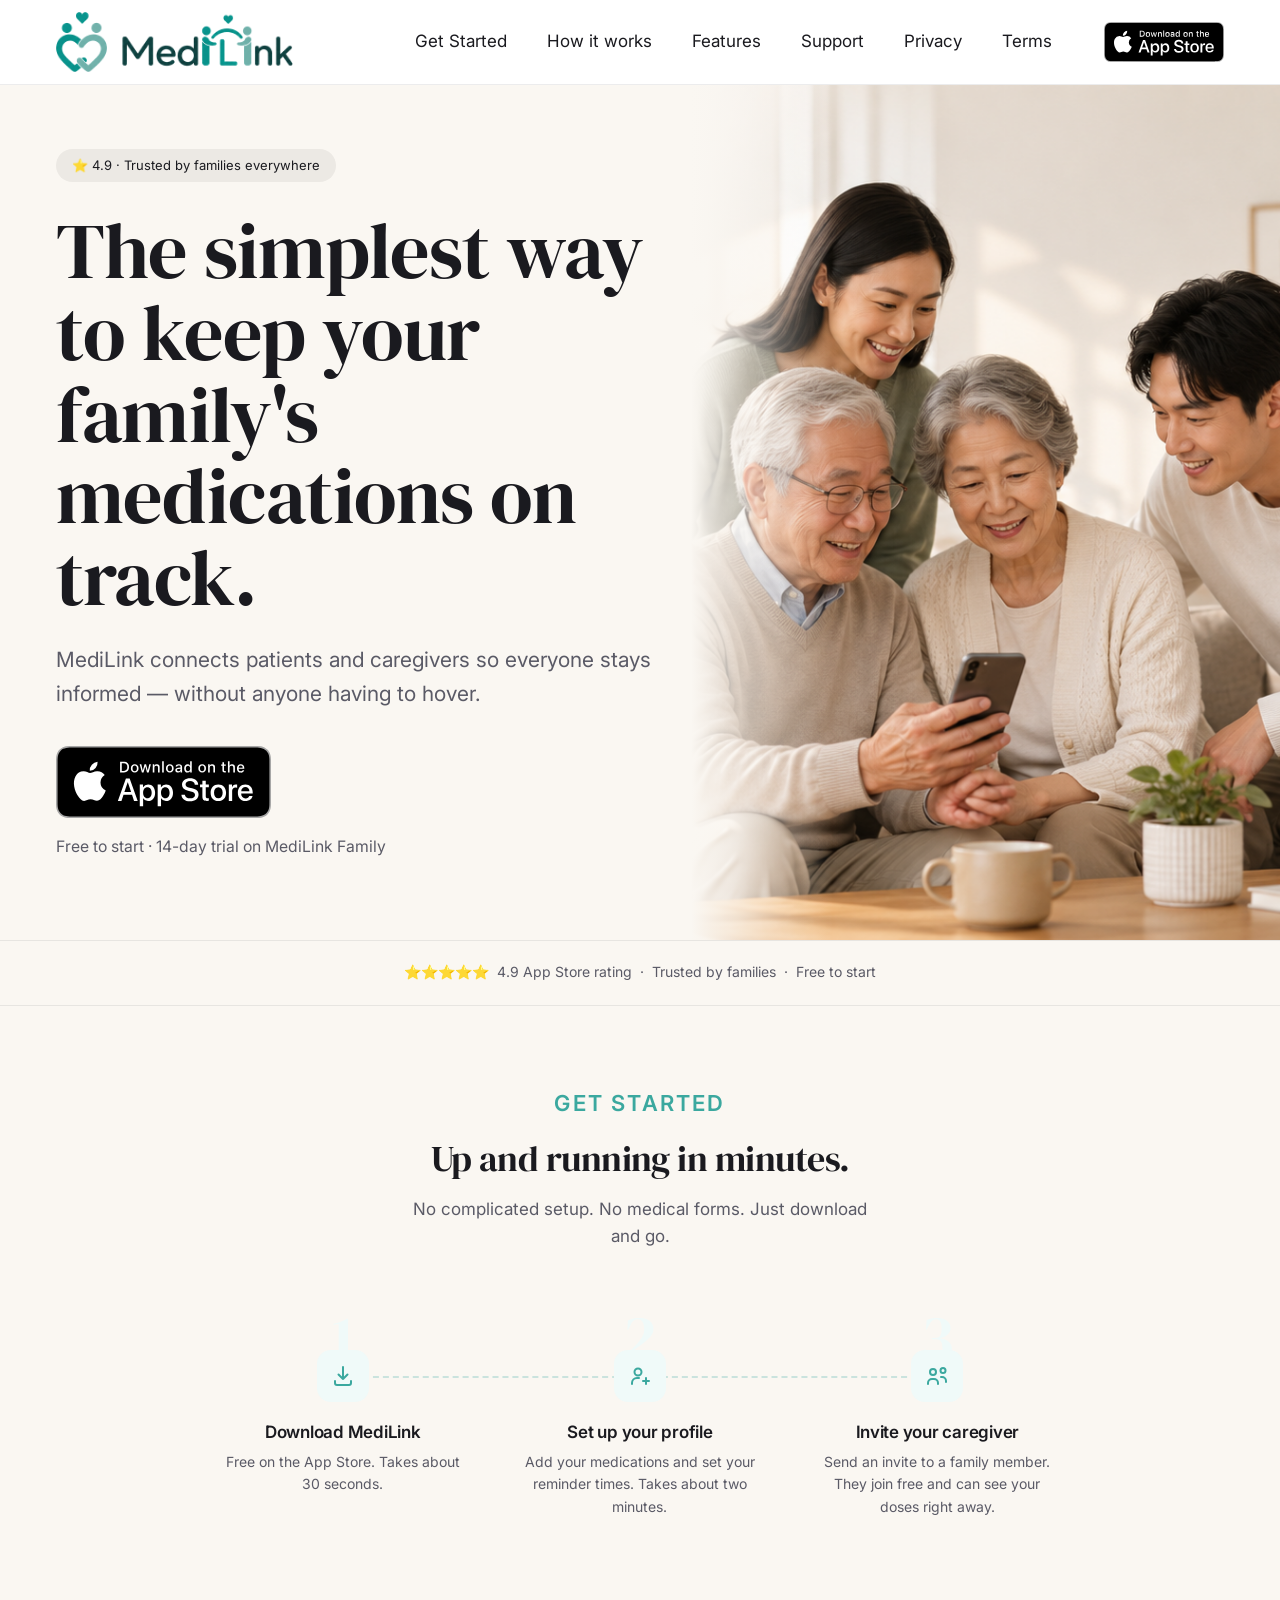
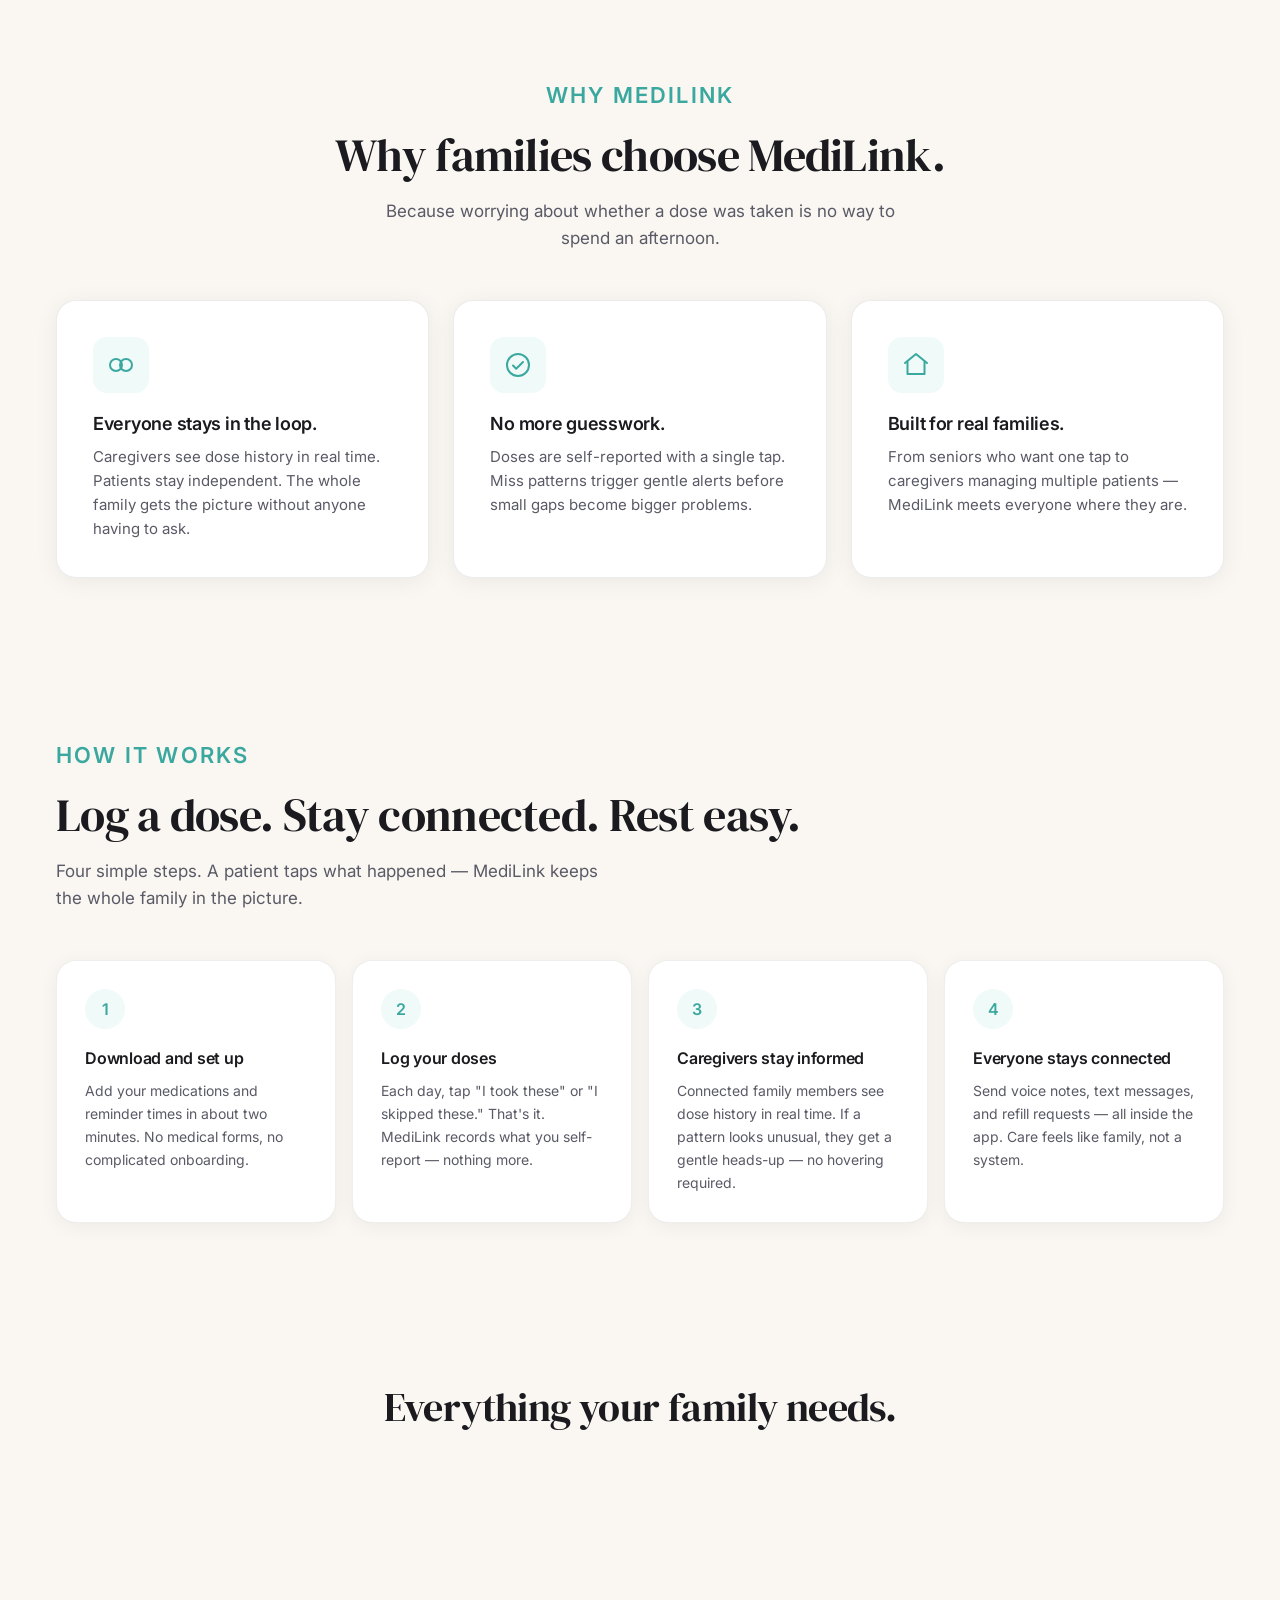
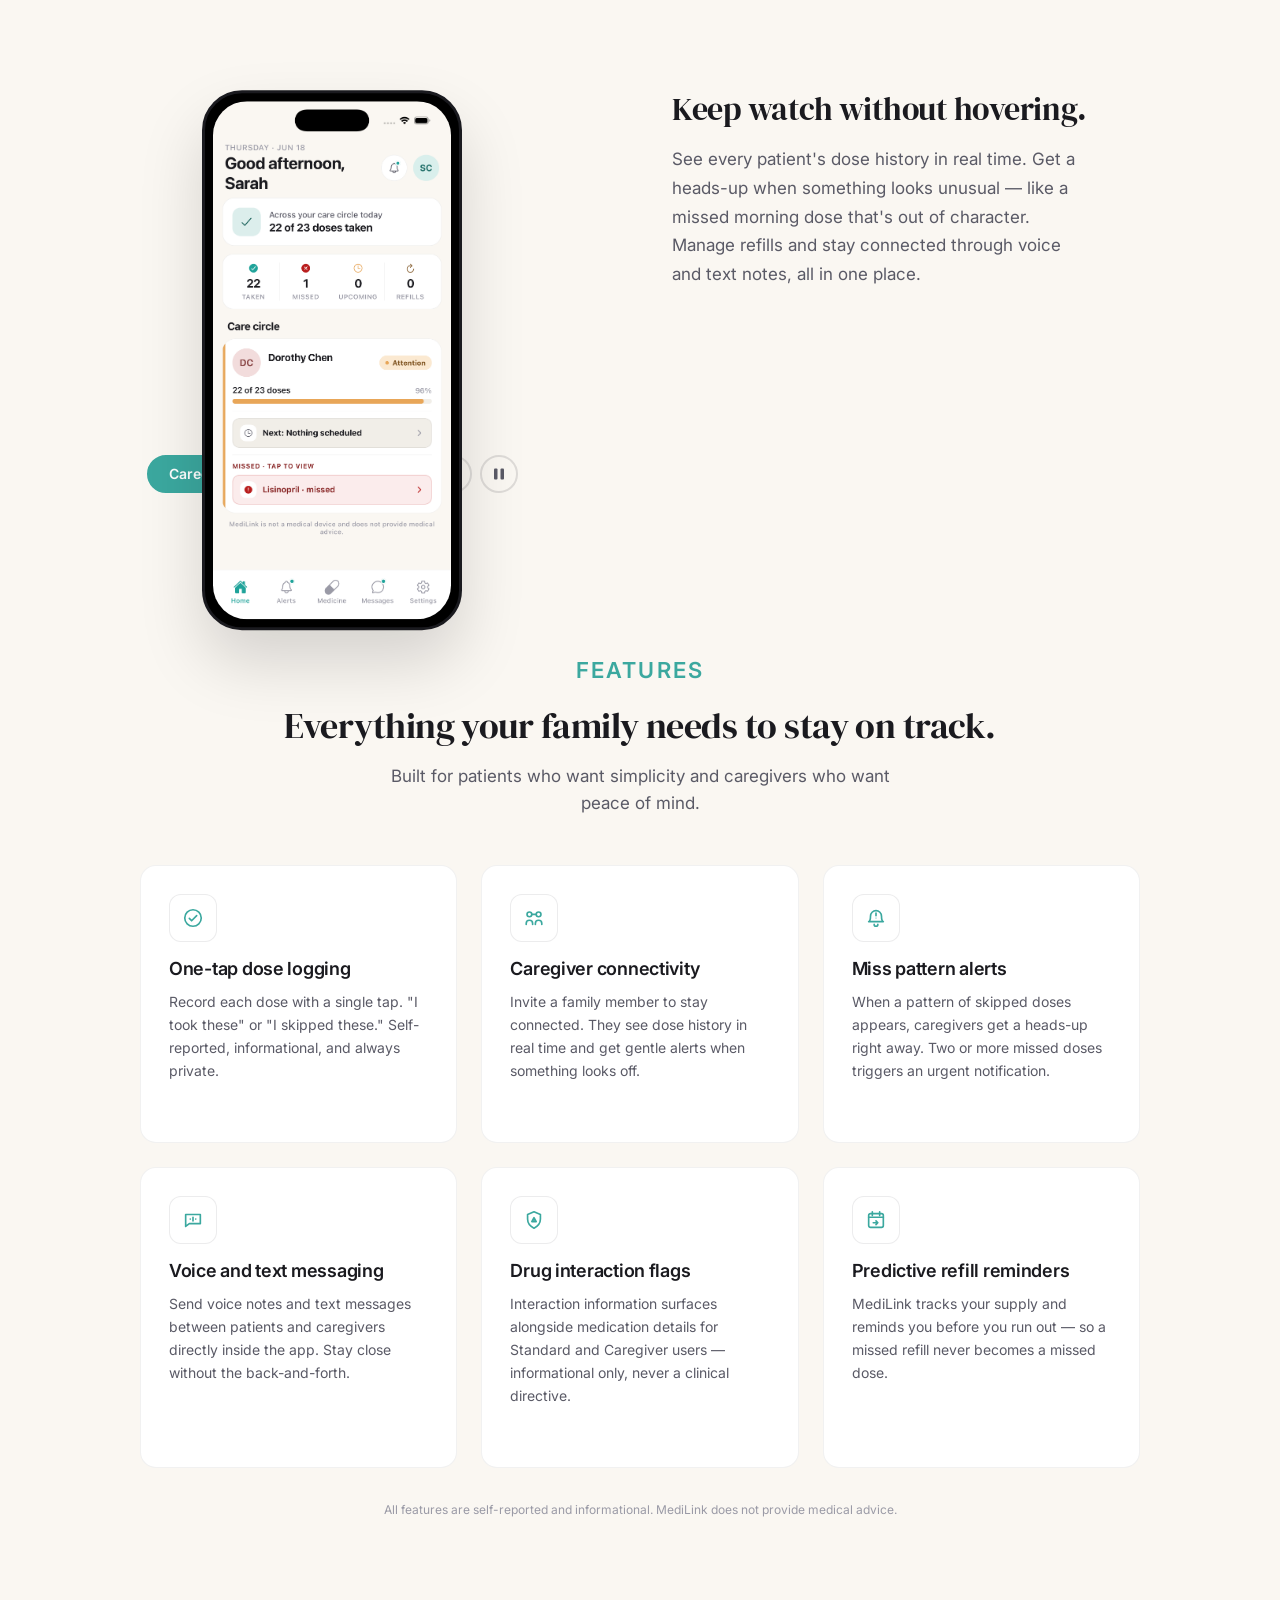
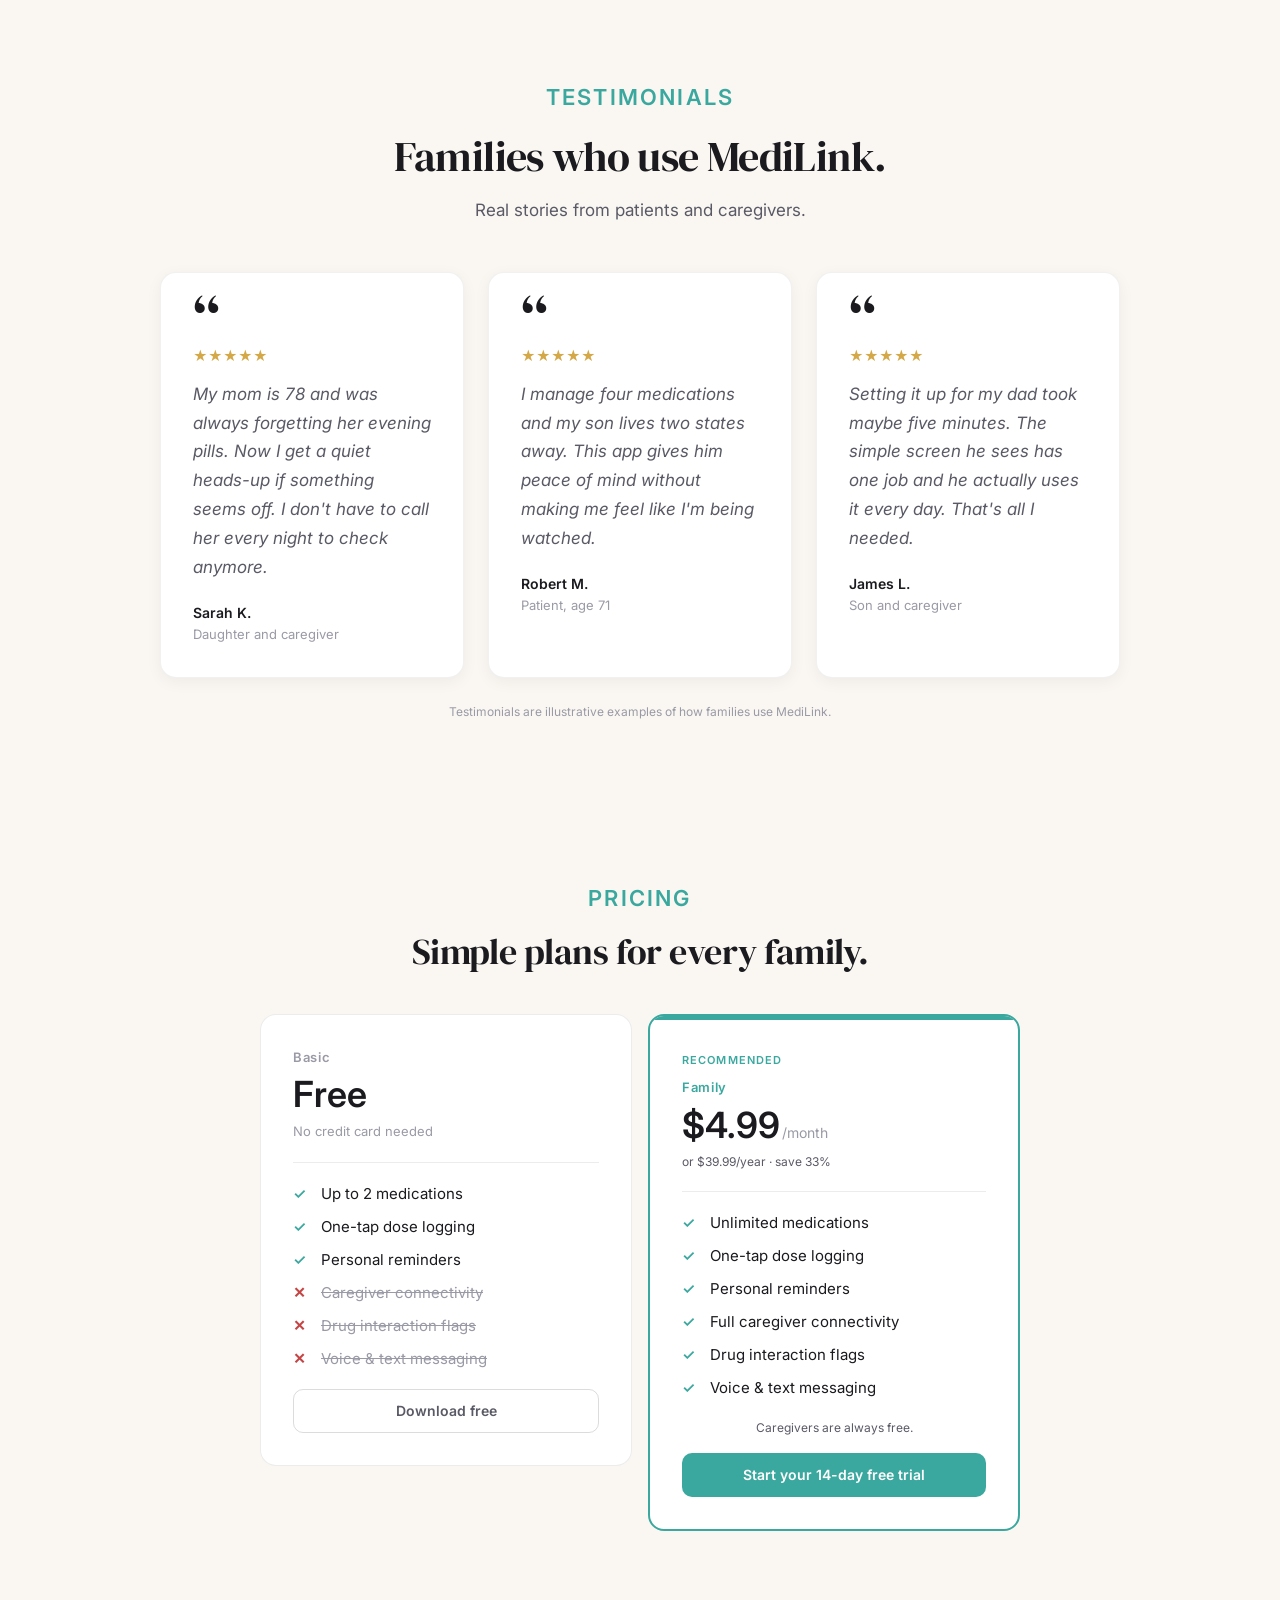
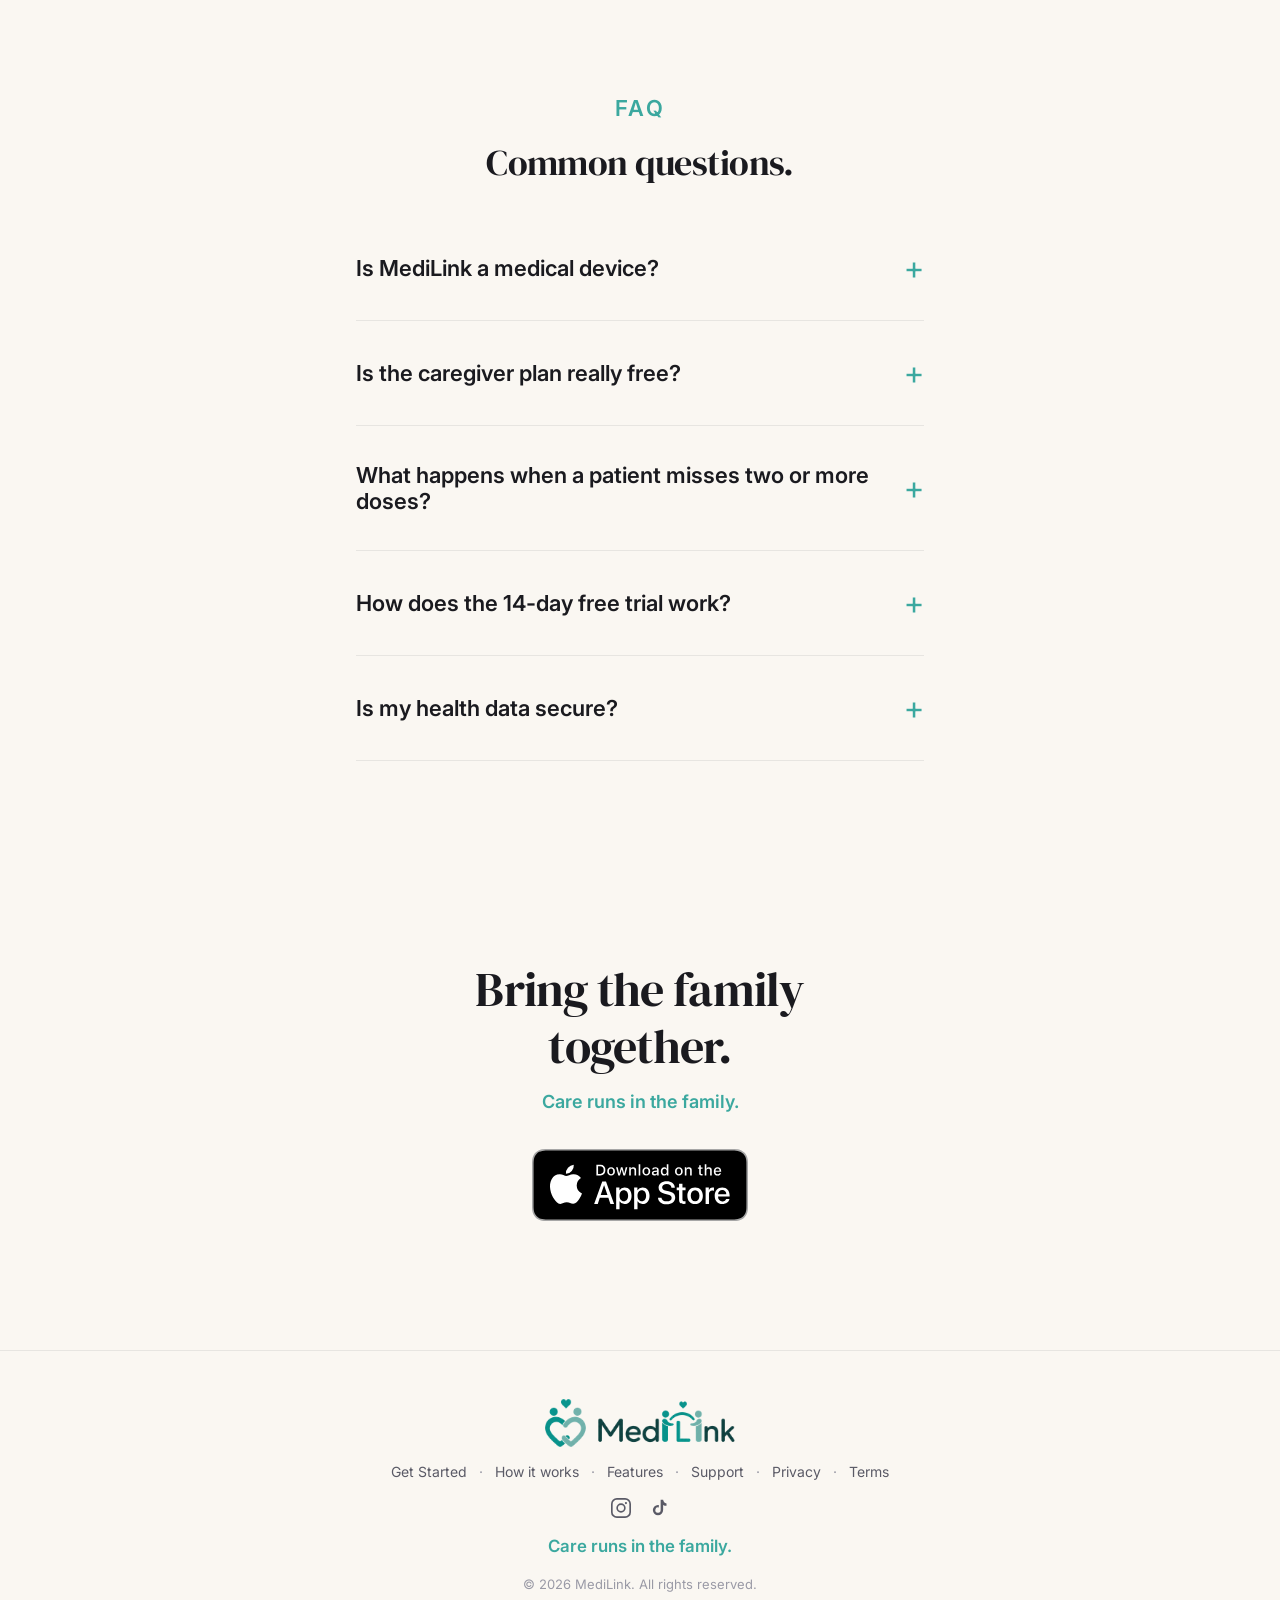
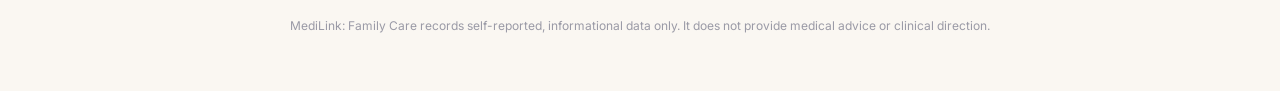
<file: index.html>
<!DOCTYPE html>
<html lang="en">
<head>
  <meta charset="UTF-8" />
  <meta name="viewport" content="width=device-width, initial-scale=1.0" />
  <title>MediLink: Family Care — Care runs in the family.</title>
  <meta name="description" content="Medication adherence made simple for patients and the people who care about them. Care runs in the family." />
  <link rel="preconnect" href="https://fonts.googleapis.com" />
  <link rel="preconnect" href="https://fonts.gstatic.com" crossorigin />
  <link href="https://fonts.googleapis.com/css2?family=DM+Serif+Display:ital@0;1&family=Inter:wght@400;500;600&display=swap" rel="stylesheet" />
  <link rel="icon" type="image/png" href="logosmall.png">
  <link rel="apple-touch-icon" href="logosmall.png">
  <link rel="stylesheet" href="style.css" />
</head>
<body>

  <!-- ===== Header (dark, bleeds into hero) ===== -->
  <header class="site-header">
    <div class="container nav">
      <a href="index.html" class="brand"><img src="logo.png?v=2" alt="MediLink" class="nav-logo"></a>
      <nav class="nav-links">
        <a href="#get-started">Get Started</a>
        <a href="#how">How it works</a>
        <a href="#why">Features</a>
        <a href="support.html">Support</a>
        <a href="privacy.html">Privacy</a>
        <a href="terms.html">Terms</a>
      </nav>
      <a href="#download" class="app-store-badge nav-cta"><img src="app-store-badge.svg" alt="Download on the App Store" style="height: 40px; width: auto; display: block;"></a>
    </div>
  </header>

  <main>

    <!-- ===== 1. Hero (dark, full-width) ===== -->
    <section class="hero">
      <img class="hero-photo" src="hero-family.png" alt="A family looking at the MediLink app together" />
      <div class="hero-fade" aria-hidden="true"></div>
      <div class="container hero-inner">
        <div class="hero-copy">
          <span class="proof-pill">⭐ 4.9 · Trusted by families everywhere</span>
          <h1>The simplest way to keep your family's medications on track.</h1>
          <p class="subhead">MediLink connects patients and caregivers so everyone stays informed — without anyone having to hover.</p>
          <div class="hero-cta">
            <a href="#download" class="app-store-badge"><img src="app-store-badge.svg" alt="Download on the App Store" style="height: 72px; width: auto; display: block;"></a>
            <span class="note">Free to start · 14-day trial on MediLink Family</span>
          </div>
        </div>
      </div>
    </section>

    <!-- ===== Social proof bar ===== -->
    <section class="proof-bar">
      <div class="container">
        <p>⭐⭐⭐⭐⭐&nbsp;&nbsp;4.9 App Store rating&nbsp;&nbsp;·&nbsp;&nbsp;Trusted by families&nbsp;&nbsp;·&nbsp;&nbsp;Free to start</p>
      </div>
    </section>

    <!-- ===== How to Get Started (white) ===== -->
    <section id="get-started" class="getstarted">
      <div class="container">
        <div class="getstarted-head">
          <span class="gs-eyebrow">GET STARTED</span>
          <h2 class="gs-title">Up and running in minutes.</h2>
          <p class="gs-sub">No complicated setup. No medical forms. Just download and go.</p>
        </div>

        <div class="gs-steps">
          <div class="gs-step">
            <span class="gs-bignum">1</span>
            <span class="gs-icon">
              <svg width="24" height="24" viewBox="0 0 24 24" fill="none" xmlns="http://www.w3.org/2000/svg" aria-hidden="true">
                <path d="M12 3v12m0 0l-4.5-4.5M12 15l4.5-4.5" stroke="#3BA89F" stroke-width="2" stroke-linecap="round" stroke-linejoin="round"/>
                <path d="M4 17v2a2 2 0 002 2h12a2 2 0 002-2v-2" stroke="#3BA89F" stroke-width="2" stroke-linecap="round" stroke-linejoin="round"/>
              </svg>
            </span>
            <h3 class="gs-step-title">Download MediLink</h3>
            <p class="gs-step-desc">Free on the App Store. Takes about 30 seconds.</p>
          </div>

          <div class="gs-step">
            <span class="gs-bignum">2</span>
            <span class="gs-icon">
              <svg width="24" height="24" viewBox="0 0 24 24" fill="none" xmlns="http://www.w3.org/2000/svg" aria-hidden="true">
                <circle cx="10" cy="8" r="3.5" stroke="#3BA89F" stroke-width="2"/>
                <path d="M4 20v-1a5 5 0 015-5h2" stroke="#3BA89F" stroke-width="2" stroke-linecap="round" stroke-linejoin="round"/>
                <path d="M18 14v6m3-3h-6" stroke="#3BA89F" stroke-width="2" stroke-linecap="round" stroke-linejoin="round"/>
              </svg>
            </span>
            <h3 class="gs-step-title">Set up your profile</h3>
            <p class="gs-step-desc">Add your medications and set your reminder times. Takes about two minutes.</p>
          </div>

          <div class="gs-step">
            <span class="gs-bignum">3</span>
            <span class="gs-icon">
              <svg width="24" height="24" viewBox="0 0 24 24" fill="none" xmlns="http://www.w3.org/2000/svg" aria-hidden="true">
                <circle cx="8" cy="8" r="3" stroke="#3BA89F" stroke-width="2"/>
                <path d="M3 20v-1a4 4 0 014-4h2a4 4 0 014 4v1" stroke="#3BA89F" stroke-width="2" stroke-linecap="round" stroke-linejoin="round"/>
                <circle cx="18" cy="6.5" r="2.5" stroke="#3BA89F" stroke-width="2"/>
                <path d="M16 13h1a4 4 0 014 4v1" stroke="#3BA89F" stroke-width="2" stroke-linecap="round" stroke-linejoin="round"/>
              </svg>
            </span>
            <h3 class="gs-step-title">Invite your caregiver</h3>
            <p class="gs-step-desc">Send an invite to a family member. They join free and can see your doses right away.</p>
          </div>
        </div>

      </div>
    </section>

    <!-- ===== 2. Why MediLink (white) ===== -->
    <section id="why" class="why">
      <div class="container">
        <div class="why-head">
          <span class="why-eyebrow">WHY MEDILINK</span>
          <h2 class="why-title">Why families choose MediLink.</h2>
          <p class="why-sub">Because worrying about whether a dose was taken is no way to spend an afternoon.</p>
        </div>
        <div class="why-grid">
          <article class="why-card">
            <span class="why-icon">
              <svg width="32" height="32" viewBox="0 0 32 32" fill="none" xmlns="http://www.w3.org/2000/svg" aria-hidden="true">
                <circle cx="11" cy="16" r="6" stroke="#3BA89F" stroke-width="2"/>
                <circle cx="21" cy="16" r="6" stroke="#3BA89F" stroke-width="2"/>
              </svg>
            </span>
            <h3 class="why-card-title">Everyone stays in the loop.</h3>
            <p class="why-card-desc">Caregivers see dose history in real time. Patients stay independent. The whole family gets the picture without anyone having to ask.</p>
          </article>
          <article class="why-card">
            <span class="why-icon">
              <svg width="32" height="32" viewBox="0 0 32 32" fill="none" xmlns="http://www.w3.org/2000/svg" aria-hidden="true">
                <circle cx="16" cy="16" r="11" stroke="#3BA89F" stroke-width="2"/>
                <path d="M11 16.5l3.2 3.2L21 13" stroke="#3BA89F" stroke-width="2" stroke-linecap="round" stroke-linejoin="round"/>
              </svg>
            </span>
            <h3 class="why-card-title">No more guesswork.</h3>
            <p class="why-card-desc">Doses are self-reported with a single tap. Miss patterns trigger gentle alerts before small gaps become bigger problems.</p>
          </article>
          <article class="why-card">
            <span class="why-icon">
              <svg width="32" height="32" viewBox="0 0 32 32" fill="none" xmlns="http://www.w3.org/2000/svg" aria-hidden="true">
                <path d="M5 14L16 5l11 9" stroke="#3BA89F" stroke-width="2" stroke-linecap="round" stroke-linejoin="round"/>
                <path d="M7.5 12.5V25h17V12.5" stroke="#3BA89F" stroke-width="2" stroke-linecap="round" stroke-linejoin="round"/>
              </svg>
            </span>
            <h3 class="why-card-title">Built for real families.</h3>
            <p class="why-card-desc">From seniors who want one tap to caregivers managing multiple patients — MediLink meets everyone where they are.</p>
          </article>
        </div>
      </div>
    </section>

    <!-- ===== How it works (cream) ===== -->
    <section id="how" class="how">
      <div class="container">
        <div class="how-head">
          <span class="how-eyebrow">HOW IT WORKS</span>
          <h2 class="how-title">Log a dose. Stay connected. Rest easy.</h2>
          <p class="how-sub">Four simple steps. A patient taps what happened — MediLink keeps the whole family in the picture.</p>
        </div>

        <div class="how-steps">
          <div class="how-step">
            <span class="how-num">1</span>
            <h3 class="how-step-title">Download and set up</h3>
            <p class="how-step-desc">Add your medications and reminder times in about two minutes. No medical forms, no complicated onboarding.</p>
          </div>

          <div class="how-step">
            <span class="how-num">2</span>
            <h3 class="how-step-title">Log your doses</h3>
            <p class="how-step-desc">Each day, tap "I took these" or "I skipped these." That's it. MediLink records what you self-report — nothing more.</p>
          </div>

          <div class="how-step">
            <span class="how-num">3</span>
            <h3 class="how-step-title">Caregivers stay informed</h3>
            <p class="how-step-desc">Connected family members see dose history in real time. If a pattern looks unusual, they get a gentle heads-up — no hovering required.</p>
          </div>

          <div class="how-step">
            <span class="how-num">4</span>
            <h3 class="how-step-title">Everyone stays connected</h3>
            <p class="how-step-desc">Send voice notes, text messages, and refill requests — all inside the app. Care feels like family, not a system.</p>
          </div>
        </div>
      </div>
    </section>

    <!-- ===== Interactive showcase (white) ===== -->
    <section class="showcase">
      <div class="container">
        <h2 class="showcase-title">Everything your family needs.</h2>
        <div class="showcase-grid">

          <!-- Left: phone mockup + tabs -->
          <div class="showcase-visual">
            <div class="phone-frame phone-frame--showcase">
              <img id="showcase-screen" src="screen-1.png" alt="MediLink app screen" />
            </div>
            <div class="showcase-tabs" role="tablist">
              <button class="showcase-tab is-active" data-screen="screen-1.png" data-target="tab-caregiver">Caregiver</button>
              <button class="showcase-tab" data-screen="screen-2.png" data-target="tab-simple">Simple</button>
              <button class="showcase-tab" data-screen="screen-3.png" data-target="tab-standard">Standard</button>
              <button class="showcase-playpause is-playing" id="showcase-playpause" type="button" aria-label="Pause automatic slideshow">
                <svg class="icon-pause" width="14" height="14" viewBox="0 0 14 14" fill="currentColor" aria-hidden="true"><rect x="2" y="1.5" width="3.5" height="11" rx="1"/><rect x="8.5" y="1.5" width="3.5" height="11" rx="1"/></svg>
                <svg class="icon-play" width="14" height="14" viewBox="0 0 14 14" fill="currentColor" aria-hidden="true"><path d="M3 1.8v10.4a.7.7 0 0 0 1.07.6l8.3-5.2a.7.7 0 0 0 0-1.2L4.07 1.2A.7.7 0 0 0 3 1.8z"/></svg>
              </button>
            </div>
          </div>

          <!-- Right: feature description -->
          <div class="showcase-copy" id="showcase-copy">
            <h3 class="showcase-headline">Keep watch without hovering.</h3>
            <p class="showcase-desc">See every patient's dose history in real time. Get a heads-up when something looks unusual — like a missed morning dose that's out of character. Manage refills and stay connected through voice and text notes, all in one place.</p>
          </div>

        </div>
      </div>
    </section>

    <!-- ===== Features (white) ===== -->
    <section class="featuresgrid">
      <div class="container">
        <div class="fg-head">
          <span class="fg-eyebrow">FEATURES</span>
          <h2 class="fg-title">Everything your family needs to stay on track.</h2>
          <p class="fg-sub">Built for patients who want simplicity and caregivers who want peace of mind.</p>
        </div>

        <div class="fg-grid">

          <button type="button" class="fg-card" data-feature="dose-logging">
            <span class="fg-icon">
              <svg width="22" height="22" viewBox="0 0 24 24" fill="none" xmlns="http://www.w3.org/2000/svg" aria-hidden="true">
                <circle cx="12" cy="12" r="9" stroke="#3BA89F" stroke-width="1.8"/>
                <path d="M8 12.5l2.5 2.5L16 9.5" stroke="#3BA89F" stroke-width="1.8" stroke-linecap="round" stroke-linejoin="round"/>
              </svg>
            </span>
            <h3 class="fg-card-title">One-tap dose logging</h3>
            <p class="fg-card-desc">Record each dose with a single tap. "I took these" or "I skipped these." Self-reported, informational, and always private.</p>
            <span class="fg-more">Learn more →</span>
          </button>

          <button type="button" class="fg-card" data-feature="caregiver">
            <span class="fg-icon">
              <svg width="22" height="22" viewBox="0 0 24 24" fill="none" xmlns="http://www.w3.org/2000/svg" aria-hidden="true">
                <circle cx="7" cy="8" r="2.6" stroke="#3BA89F" stroke-width="1.8"/>
                <circle cx="17" cy="8" r="2.6" stroke="#3BA89F" stroke-width="1.8"/>
                <path d="M9.6 8h4.8" stroke="#3BA89F" stroke-width="1.8" stroke-linecap="round"/>
                <path d="M3.5 19v-1a3.5 3.5 0 013.5-3.5h0A3.5 3.5 0 0110.5 18v1" stroke="#3BA89F" stroke-width="1.8" stroke-linecap="round" stroke-linejoin="round"/>
                <path d="M13.5 19v-1A3.5 3.5 0 0117 14.5h0a3.5 3.5 0 013.5 3.5v1" stroke="#3BA89F" stroke-width="1.8" stroke-linecap="round" stroke-linejoin="round"/>
              </svg>
            </span>
            <h3 class="fg-card-title">Caregiver connectivity</h3>
            <p class="fg-card-desc">Invite a family member to stay connected. They see dose history in real time and get gentle alerts when something looks off.</p>
            <span class="fg-more">Learn more →</span>
          </button>

          <button type="button" class="fg-card" data-feature="alerts">
            <span class="fg-icon">
              <svg width="22" height="22" viewBox="0 0 24 24" fill="none" xmlns="http://www.w3.org/2000/svg" aria-hidden="true">
                <path d="M6 10a6 6 0 0112 0c0 5 2 6 2 6H4s2-1 2-6z" stroke="#3BA89F" stroke-width="1.8" stroke-linecap="round" stroke-linejoin="round"/>
                <path d="M10 19a2 2 0 004 0" stroke="#3BA89F" stroke-width="1.8" stroke-linecap="round"/>
                <path d="M12 6.5v3" stroke="#3BA89F" stroke-width="1.8" stroke-linecap="round"/>
                <circle cx="12" cy="12" r="0.6" fill="#3BA89F"/>
              </svg>
            </span>
            <h3 class="fg-card-title">Miss pattern alerts</h3>
            <p class="fg-card-desc">When a pattern of skipped doses appears, caregivers get a heads-up right away. Two or more missed doses triggers an urgent notification.</p>
            <span class="fg-more">Learn more →</span>
          </button>

          <button type="button" class="fg-card" data-feature="messaging">
            <span class="fg-icon">
              <svg width="22" height="22" viewBox="0 0 24 24" fill="none" xmlns="http://www.w3.org/2000/svg" aria-hidden="true">
                <path d="M4 6h16v10H8l-4 3V6z" stroke="#3BA89F" stroke-width="1.8" stroke-linecap="round" stroke-linejoin="round"/>
                <path d="M9 11v0M12 9v4M15 11v0" stroke="#3BA89F" stroke-width="1.8" stroke-linecap="round"/>
              </svg>
            </span>
            <h3 class="fg-card-title">Voice and text messaging</h3>
            <p class="fg-card-desc">Send voice notes and text messages between patients and caregivers directly inside the app. Stay close without the back-and-forth.</p>
            <span class="fg-more">Learn more →</span>
          </button>

          <button type="button" class="fg-card" data-feature="interactions">
            <span class="fg-icon">
              <svg width="22" height="22" viewBox="0 0 24 24" fill="none" xmlns="http://www.w3.org/2000/svg" aria-hidden="true">
                <path d="M12 3l7 3v5c0 4.4-3 8-7 10-4-2-7-5.6-7-10V6l7-3z" stroke="#3BA89F" stroke-width="1.8" stroke-linecap="round" stroke-linejoin="round"/>
                <path d="M12 9.5l2.4 4.2H9.6L12 9.5z" stroke="#3BA89F" stroke-width="1.8" stroke-linecap="round" stroke-linejoin="round"/>
                <path d="M12 12v0.6" stroke="#3BA89F" stroke-width="1.8" stroke-linecap="round"/>
              </svg>
            </span>
            <h3 class="fg-card-title">Drug interaction flags</h3>
            <p class="fg-card-desc">Interaction information surfaces alongside medication details for Standard and Caregiver users — informational only, never a clinical directive.</p>
            <span class="fg-more">Learn more →</span>
          </button>

          <button type="button" class="fg-card" data-feature="refills">
            <span class="fg-icon">
              <svg width="22" height="22" viewBox="0 0 24 24" fill="none" xmlns="http://www.w3.org/2000/svg" aria-hidden="true">
                <rect x="4" y="5" width="16" height="15" rx="2" stroke="#3BA89F" stroke-width="1.8"/>
                <path d="M4 9h16M8 3v4M16 3v4" stroke="#3BA89F" stroke-width="1.8" stroke-linecap="round"/>
                <path d="M9 15h5m0 0l-2-2m2 2l-2 2" stroke="#3BA89F" stroke-width="1.8" stroke-linecap="round" stroke-linejoin="round"/>
              </svg>
            </span>
            <h3 class="fg-card-title">Predictive refill reminders</h3>
            <p class="fg-card-desc">MediLink tracks your supply and reminds you before you run out — so a missed refill never becomes a missed dose.</p>
            <span class="fg-more">Learn more →</span>
          </button>

        </div>

        <p class="fg-disclaimer">All features are self-reported and informational. MediLink does not provide medical advice.</p>
      </div>
    </section>

    <!-- ===== Feature detail modal ===== -->
    <div class="fg-modal" id="fg-modal" aria-hidden="true">
      <div class="fg-modal-overlay" data-close></div>
      <div class="fg-modal-box" role="dialog" aria-modal="true" aria-labelledby="fg-modal-title">
        <button type="button" class="fg-modal-close" data-close aria-label="Close">&times;</button>
        <span class="fg-modal-icon" id="fg-modal-icon"></span>
        <h3 class="fg-modal-title" id="fg-modal-title"></h3>
        <p class="fg-modal-body" id="fg-modal-body"></p>
        <p class="fg-modal-note" id="fg-modal-note"></p>
      </div>
    </div>

    <!-- ===== Testimonials (cream) ===== -->
    <section class="testimonials">
      <div class="container">
        <div class="tm-head">
          <span class="tm-eyebrow">TESTIMONIALS</span>
          <h2 class="tm-title">Families who use MediLink.</h2>
          <p class="tm-sub">Real stories from patients and caregivers.</p>
        </div>

        <div class="tm-grid">
          <figure class="tm-card">
            <span class="tm-quotemark">&ldquo;</span>
            <span class="tm-stars">★★★★★</span>
            <blockquote class="tm-quote">My mom is 78 and was always forgetting her evening pills. Now I get a quiet heads-up if something seems off. I don't have to call her every night to check anymore.</blockquote>
            <figcaption>
              <p class="tm-name">Sarah K.</p>
              <p class="tm-role">Daughter and caregiver</p>
            </figcaption>
          </figure>

          <figure class="tm-card">
            <span class="tm-quotemark">&ldquo;</span>
            <span class="tm-stars">★★★★★</span>
            <blockquote class="tm-quote">I manage four medications and my son lives two states away. This app gives him peace of mind without making me feel like I'm being watched.</blockquote>
            <figcaption>
              <p class="tm-name">Robert M.</p>
              <p class="tm-role">Patient, age 71</p>
            </figcaption>
          </figure>

          <figure class="tm-card">
            <span class="tm-quotemark">&ldquo;</span>
            <span class="tm-stars">★★★★★</span>
            <blockquote class="tm-quote">Setting it up for my dad took maybe five minutes. The simple screen he sees has one job and he actually uses it every day. That's all I needed.</blockquote>
            <figcaption>
              <p class="tm-name">James L.</p>
              <p class="tm-role">Son and caregiver</p>
            </figcaption>
          </figure>
        </div>

        <p class="tm-disclaimer">Testimonials are illustrative examples of how families use MediLink.</p>
      </div>
    </section>

    <!-- ===== 5. Pricing (cream) ===== -->
    <section id="pricing" class="pricing">
      <div class="container">
        <div class="pricing-head">
          <span class="pricing-eyebrow">PRICING</span>
          <h2 class="pricing-title">Simple plans for every family.</h2>
        </div>

        <div class="pricing-cards">

          <!-- Basic -->
          <div class="plan-card plan-basic">
            <span class="plan-label">Basic</span>
            <div class="plan-price">Free</div>
            <p class="plan-sub">No credit card needed</p>

            <div class="plan-divider"></div>

            <ul class="plan-features">
              <li class="incl">Up to 2 medications</li>
              <li class="incl">One-tap dose logging</li>
              <li class="incl">Personal reminders</li>
              <li class="excl"><span>Caregiver connectivity</span></li>
              <li class="excl"><span>Drug interaction flags</span></li>
              <li class="excl"><span>Voice &amp; text messaging</span></li>
            </ul>

            <a href="#download" class="plan-cta plan-cta-basic">Download free</a>
          </div>

          <!-- Family -->
          <div class="plan-card plan-family">
            <div class="plan-accent"></div>
            <span class="plan-eyebrow">RECOMMENDED</span>
            <span class="plan-label plan-label-family">Family</span>
            <div class="plan-price">$4.99<span class="plan-per">/month</span></div>
            <p class="plan-sub">or $39.99/year · save 33%</p>

            <div class="plan-divider"></div>

            <ul class="plan-features">
              <li class="incl">Unlimited medications</li>
              <li class="incl">One-tap dose logging</li>
              <li class="incl">Personal reminders</li>
              <li class="incl">Full caregiver connectivity</li>
              <li class="incl">Drug interaction flags</li>
              <li class="incl">Voice &amp; text messaging</li>
            </ul>

            <p class="plan-trust">Caregivers are always free.</p>
            <a href="#download" class="plan-cta plan-cta-family">Start your 14-day free trial</a>
          </div>

        </div>
      </div>
    </section>

    <!-- ===== FAQ (white) ===== -->
    <section class="faq">
      <div class="container">
        <div class="faq-head">
          <span class="faq-eyebrow">FAQ</span>
          <h2 class="faq-title">Common questions.</h2>
        </div>
        <div class="faq-list">

          <div class="faq-item">
            <button class="faq-question" type="button" aria-expanded="false">
              <span>Is MediLink a medical device?</span>
              <span class="faq-icon" aria-hidden="true">+</span>
            </button>
            <div class="faq-answer">
              <p>No. MediLink is not a medical device and does not provide medical advice. Everything in the app is informational only — it records what you self-report, like when you marked a dose as taken or skipped. It never tells you what to take, when to take it, or what to do if you miss a dose. For any medical questions, please speak with your healthcare provider.</p>
            </div>
          </div>

          <div class="faq-item">
            <button class="faq-question" type="button" aria-expanded="false">
              <span>Is the caregiver plan really free?</span>
              <span class="faq-icon" aria-hidden="true">+</span>
            </button>
            <div class="faq-answer">
              <p>Yes, completely free. Caregivers never pay anything to use MediLink. You can connect to a patient's account, receive alerts, send messages, and manage refills on their behalf — all at no cost. Only the patient needs a MediLink Family subscription to unlock caregiver connectivity.</p>
            </div>
          </div>

          <div class="faq-item">
            <button class="faq-question" type="button" aria-expanded="false">
              <span>What happens when a patient misses two or more doses?</span>
              <span class="faq-icon" aria-hidden="true">+</span>
            </button>
            <div class="faq-answer">
              <p>When two or more doses are marked as skipped or go unlogged, connected caregivers receive an urgent notification right away. This is designed to give family members a heads-up when something seems out of the ordinary — not as a clinical alert, but as a gentle signal that someone they care about may need a check-in.</p>
            </div>
          </div>

          <div class="faq-item">
            <button class="faq-question" type="button" aria-expanded="false">
              <span>How does the 14-day free trial work?</span>
              <span class="faq-icon" aria-hidden="true">+</span>
            </button>
            <div class="faq-answer">
              <p>When you start a MediLink Family subscription, you get 14 days free with full access to every feature — caregiver connectivity, unlimited medications, drug interaction flags, voice and text messaging, and predictive refill reminders. You will not be charged until the trial ends. You can cancel anytime before then and you will not owe anything.</p>
            </div>
          </div>

          <div class="faq-item">
            <button class="faq-question" type="button" aria-expanded="false">
              <span>Is my health data secure?</span>
              <span class="faq-icon" aria-hidden="true">+</span>
            </button>
            <div class="faq-answer">
              <p>Yes. MediLink stores your data securely and does not sell it to third parties. The app records only what you choose to self-report — dose logs, messages, and medication names you enter. We do not access your medical records, prescriptions, or any external health data. For full details, see our <a href="privacy.html">Privacy Policy</a>.</p>
            </div>
          </div>

        </div>
      </div>
    </section>

    <!-- ===== 6. Download CTA (dark) ===== -->
    <section id="download" class="cta-final">
      <div class="container cta-inner">
        <h2>Bring the family together.</h2>
        <p class="tagline">Care runs in the family.</p>
        <a href="#" class="app-store-badge"><img src="app-store-badge.svg" alt="Download on the App Store" style="height: 72px; width: auto; display: block;"></a>
      </div>
    </section>

  </main>

  <!-- ===== Footer (dark) ===== -->
  <footer class="site-footer">
    <div class="container footer-inner">
      <div class="footer-brand"><img src="logo.png?v=2" alt="MediLink: Family Care" class="footer-logo"></div>
      <div class="footer-links">
        <a href="index.html#get-started">Get Started</a>
        <span aria-hidden="true">·</span>
        <a href="index.html#how">How it works</a>
        <span aria-hidden="true">·</span>
        <a href="index.html#why">Features</a>
        <span aria-hidden="true">·</span>
        <a href="support.html">Support</a>
        <span aria-hidden="true">·</span>
        <a href="privacy.html">Privacy</a>
        <span aria-hidden="true">·</span>
        <a href="terms.html">Terms</a>
      </div>
      <div class="footer-social">
        <a href="https://www.instagram.com/medilinkapp_?igsh=MXVrNnhsc3F5cW9yNw%3D%3D&utm_source=qr" target="_blank" rel="noopener" aria-label="MediLink on Instagram">
          <svg viewBox="0 0 24 24" fill="none" xmlns="http://www.w3.org/2000/svg" aria-hidden="true"><rect x="2" y="2" width="20" height="20" rx="5.5" stroke="currentColor" stroke-width="1.8"/><circle cx="12" cy="12" r="4.2" stroke="currentColor" stroke-width="1.8"/><circle cx="17.4" cy="6.6" r="1.2" fill="currentColor"/></svg>
        </a>
        <a href="https://www.tiktok.com/@medilinkapp" target="_blank" rel="noopener" aria-label="MediLink on TikTok">
          <svg viewBox="0 0 24 24" fill="currentColor" xmlns="http://www.w3.org/2000/svg" aria-hidden="true"><path d="M16.5 3c.3 2.1 1.6 3.7 3.7 4v2.6c-1.3.1-2.6-.3-3.7-1v5.7a5.6 5.6 0 1 1-5.6-5.6c.3 0 .6 0 .9.1v2.7a2.9 2.9 0 1 0 2 2.8V3h2.7z"/></svg>
        </a>
      </div>
      <p class="footer-tagline">Care runs in the family.</p>
      <p class="footer-copy">© 2026 MediLink. All rights reserved.</p>
      <p class="disclaimer">MediLink: Family Care records self-reported, informational data only. It does not provide medical advice or clinical direction.</p>
    </div>
  </footer>

  <script>
    (function () {
      var content = {
        'tab-caregiver': {
          headline: 'Keep watch without hovering.',
          desc: "See every patient's dose history in real time. Get a heads-up when something looks unusual — like a missed morning dose that's out of character. Manage refills and stay connected through voice and text notes, all in one place."
        },
        'tab-simple': {
          headline: 'One screen. One job.',
          desc: 'Seniors get a calm, clutter-free experience. Large dose cards, one tap to record the day. No settings to manage, no history to navigate — just today’s medications, presented simply.'
        },
        'tab-standard': {
          headline: 'Full visibility into your own routine.',
          desc: 'Self-managing patients get their complete medication history, interaction flags, refill tracking, and personal reminders — all in one organized view.'
        }
      };

      var tabs = Array.prototype.slice.call(document.querySelectorAll('.showcase-tab'));
      var screen = document.getElementById('showcase-screen');
      var copy = document.getElementById('showcase-copy');
      var headlineEl = copy.querySelector('.showcase-headline');
      var descEl = copy.querySelector('.showcase-desc');
      var playPauseBtn = document.getElementById('showcase-playpause');

      var AUTOPLAY_MS = 5000;
      var FADE_MS = 200;
      var autoTimer = null;
      var isPlaying = true;

      // Preload every slide image so swaps never show the black frame.
      tabs.forEach(function (tab) {
        var img = new Image();
        img.src = tab.getAttribute('data-screen');
      });

      function activeIndex() {
        for (var i = 0; i < tabs.length; i++) {
          if (tabs[i].classList.contains('is-active')) return i;
        }
        return 0;
      }

      function goToTab(tab) {
        if (tab.classList.contains('is-active')) return;

        tabs.forEach(function (t) { t.classList.remove('is-active'); });
        tab.classList.add('is-active');

        var data = content[tab.getAttribute('data-target')];
        var nextScreen = tab.getAttribute('data-screen');

        // Preload the target before fading so the new frame is ready instantly.
        var pre = new Image();
        pre.src = nextScreen;

        function applyNext() {
          screen.src = nextScreen;
          headlineEl.textContent = data.headline;
          descEl.textContent = data.desc;
          screen.classList.remove('is-fading');
          copy.classList.remove('is-fading');
        }

        screen.classList.add('is-fading');
        copy.classList.add('is-fading');
        setTimeout(function () {
          if (pre.complete) {
            applyNext();
          } else {
            pre.onload = applyNext;
            // Safety fallback in case onload never fires.
            setTimeout(applyNext, 400);
          }
        }, FADE_MS);
      }

      function advance() {
        var next = tabs[(activeIndex() + 1) % tabs.length];
        goToTab(next);
      }

      function startAutoplay() {
        stopAutoplay();
        autoTimer = setInterval(advance, AUTOPLAY_MS);
      }

      function stopAutoplay() {
        if (autoTimer) { clearInterval(autoTimer); autoTimer = null; }
      }

      function setPlaying(play) {
        isPlaying = play;
        if (play) {
          playPauseBtn.classList.add('is-playing');
          playPauseBtn.setAttribute('aria-label', 'Pause automatic slideshow');
          startAutoplay();
        } else {
          playPauseBtn.classList.remove('is-playing');
          playPauseBtn.setAttribute('aria-label', 'Play automatic slideshow');
          stopAutoplay();
        }
      }

      tabs.forEach(function (tab) {
        tab.addEventListener('click', function () {
          goToTab(tab);
          // Manual selection restarts the timer so the chosen slide stays 5s.
          if (isPlaying) startAutoplay();
        });
      });

      playPauseBtn.addEventListener('click', function () {
        setPlaying(!isPlaying);
      });

      setPlaying(true);
    })();
  </script>


  <script>
    /* ---- Respect prefers-reduced-motion ---- */
    var reducedMotion = window.matchMedia('(prefers-reduced-motion: reduce)').matches;

    /* ---- Nav scroll shadow ---- */
    (function () {
      var hdr = document.querySelector('.site-header');
      function tick() { hdr.classList.toggle('has-shadow', window.scrollY > 8); }
      window.addEventListener('scroll', tick, { passive: true });
      tick();
    }());

    /* ---- Parallax: hero phone + showcase phone ---- */
    (function () {
      if (reducedMotion) return;

      var heroPhone    = document.querySelector('.phone-frame--hero');
      var showcasePhone = document.querySelector('.phone-frame--showcase');
      var ticking = false;

      function onScroll() {
        if (ticking) return;
        ticking = true;
        requestAnimationFrame(function () {
          var sy = window.scrollY;

          /* Hero phone: floats up gently as user scrolls down (0.12× ratio) */
          if (heroPhone) {
            var offset = sy * 0.12;
            heroPhone.style.transform = 'rotate(2deg) translateY(-' + offset + 'px)';
          }

          /* Showcase phone: parallax relative to section midpoint (0.08× ratio) */
          if (showcasePhone) {
            var rect = showcasePhone.getBoundingClientRect();
            var midDelta = (rect.top + rect.height / 2) - window.innerHeight / 2;
            var pull = midDelta * 0.08;
            showcasePhone.style.transform = 'translateY(' + pull + 'px)';
          }

          ticking = false;
        });
      }

      window.addEventListener('scroll', onScroll, { passive: true });
      onScroll();
    }());

    /* ---- Scroll-reveal via IntersectionObserver ---- */
    (function () {
      /* Fallback: make everything visible instantly */
      if (!('IntersectionObserver' in window)) {
        document.querySelectorAll('.ml-reveal').forEach(function (el) {
          el.classList.add('is-visible');
        });
        return;
      }

      var io = new IntersectionObserver(function (entries) {
        entries.forEach(function (entry) {
          if (entry.isIntersecting) {
            entry.target.classList.add('is-visible');
            io.unobserve(entry.target);
          }
        });
      }, { threshold: 0.2, rootMargin: '0px 0px -12% 0px' });

      function revealGroup(selector, staggerMs) {
        var els = Array.prototype.slice.call(document.querySelectorAll(selector));
        els.forEach(function (el, i) {
          el.classList.add('ml-reveal');
          if (staggerMs) el.style.transitionDelay = (i * staggerMs) + 'ms';
          io.observe(el);
        });
      }

      /* Main sections */
      revealGroup('.proof-bar p',    0);
      revealGroup('.why-head',       0);
      revealGroup('.why-card',       90);
      revealGroup('.showcase-title', 0);
      revealGroup('.feature-row',    45);
      revealGroup('.pricing-head',   0);
      revealGroup('.plan-card',      100);

      /* CTA: stagger h2, tagline, badge independently */
      revealGroup('.cta-inner h2',         0);
      revealGroup('.cta-inner .tagline',   80);
      revealGroup('.cta-inner .app-store-badge', 160);

      /* Footer children staggered */
      revealGroup('.footer-brand',    0);
      revealGroup('.footer-links',    80);
      revealGroup('.footer-social',   160);
      revealGroup('.footer-tagline',  220);
    }());
  </script>

  <script>
    /* ---- FAQ accordion ---- */
    (function () {
      var items = document.querySelectorAll('.faq-item');
      items.forEach(function (item) {
        var btn = item.querySelector('.faq-question');
        var answer = item.querySelector('.faq-answer');
        btn.addEventListener('click', function () {
          var isOpen = item.classList.contains('is-open');
          items.forEach(function (other) {
            other.classList.remove('is-open');
            other.querySelector('.faq-question').setAttribute('aria-expanded', 'false');
            other.querySelector('.faq-answer').style.maxHeight = null;
          });
          if (!isOpen) {
            item.classList.add('is-open');
            btn.setAttribute('aria-expanded', 'true');
            answer.style.maxHeight = answer.scrollHeight + 'px';
          }
        });
      });
    }());
  </script>

  <script>
    /* ---- Feature detail modal ---- */
    (function () {
      var details = {
        'dose-logging': {
          title: 'One-tap dose logging',
          body: 'Logging a dose is the heart of MediLink, and it takes a single tap. When a dose is due, large, easy-to-read cards show what is scheduled. Tap "I took these" or "I skipped these" and the day is recorded — no typing, no menus, no confusion. Everything is self-reported by the patient, kept private to their account, and shared only with the family members they choose to connect.',
          note: 'Informational only. MediLink records what you self-report and never instructs you on what to take.'
        },
        'caregiver': {
          title: 'Caregiver connectivity',
          body: 'Invite a son, daughter, spouse, or any trusted family member to connect to your account. Once linked, they can see your dose history in real time, view upcoming reminders, and help manage refills on your behalf. Multiple caregivers can follow the same patient, so the whole family stays on the same page — without anyone having to call and check in every day.',
          note: 'Caregivers always use MediLink for free. Only the patient needs a Family subscription.'
        },
        'alerts': {
          title: 'Miss pattern alerts',
          body: 'MediLink watches for patterns in what you self-report. When a dose is skipped, or a few are missed in a row, connected caregivers get a gentle heads-up so they can check in. If two or more doses are marked skipped or go unlogged, an urgent notification is sent right away. These nudges are designed to reduce worry, not replace judgment.',
          note: 'Alerts are based on self-reported activity and are not a clinical or emergency monitoring service.'
        },
        'messaging': {
          title: 'Voice and text messaging',
          body: 'Stay close without the back-and-forth of phone tag. Patients and caregivers can send voice notes and text messages directly inside MediLink, right alongside the dose history they are already looking at. A quick "Did you take your evening pills?" or a reassuring voice note keeps the connection personal and keeps everything in one place.',
          note: 'Messages are private between connected patients and caregivers.'
        },
        'interactions': {
          title: 'Drug interaction flags',
          body: 'For Standard and Caregiver users, MediLink surfaces interaction information alongside the medications you have entered, so potential interactions are easier to notice and bring up with a pharmacist or doctor. It is there to inform a conversation with a professional — never to make a decision for you.',
          note: 'Interaction information is informational only and is never a clinical directive. Always consult your healthcare provider.'
        },
        'refills': {
          title: 'Predictive refill reminders',
          body: 'MediLink keeps track of your supply based on your schedule and quietly counts down. Before you run low, it reminds you to refill — so a forgotten pharmacy trip never turns into a missed dose. Caregivers can help manage refills too, making it easy to keep a loved one stocked without micromanaging.',
          note: 'Reminders are estimates based on the information you enter.'
        }
      };

      var modal = document.getElementById('fg-modal');
      if (!modal) return;
      var titleEl = document.getElementById('fg-modal-title');
      var bodyEl  = document.getElementById('fg-modal-body');
      var noteEl  = document.getElementById('fg-modal-note');
      var iconEl  = document.getElementById('fg-modal-icon');
      var lastFocused = null;

      function openModal(card) {
        var key = card.getAttribute('data-feature');
        var data = details[key];
        if (!data) return;
        lastFocused = card;
        titleEl.textContent = data.title;
        bodyEl.textContent  = data.body;
        noteEl.textContent  = data.note;
        var icon = card.querySelector('.fg-icon svg');
        iconEl.innerHTML = icon ? icon.outerHTML : '';
        modal.classList.add('is-open');
        modal.setAttribute('aria-hidden', 'false');
        document.body.style.overflow = 'hidden';
        modal.querySelector('.fg-modal-close').focus();
      }

      function closeModal() {
        modal.classList.remove('is-open');
        modal.setAttribute('aria-hidden', 'true');
        document.body.style.overflow = '';
        if (lastFocused) lastFocused.focus();
      }

      document.querySelectorAll('.fg-card').forEach(function (card) {
        card.addEventListener('click', function () { openModal(card); });
      });

      modal.querySelectorAll('[data-close]').forEach(function (el) {
        el.addEventListener('click', closeModal);
      });

      document.addEventListener('keydown', function (e) {
        if (e.key === 'Escape' && modal.classList.contains('is-open')) closeModal();
      });
    }());
  </script>
</body>
</html>
</file>
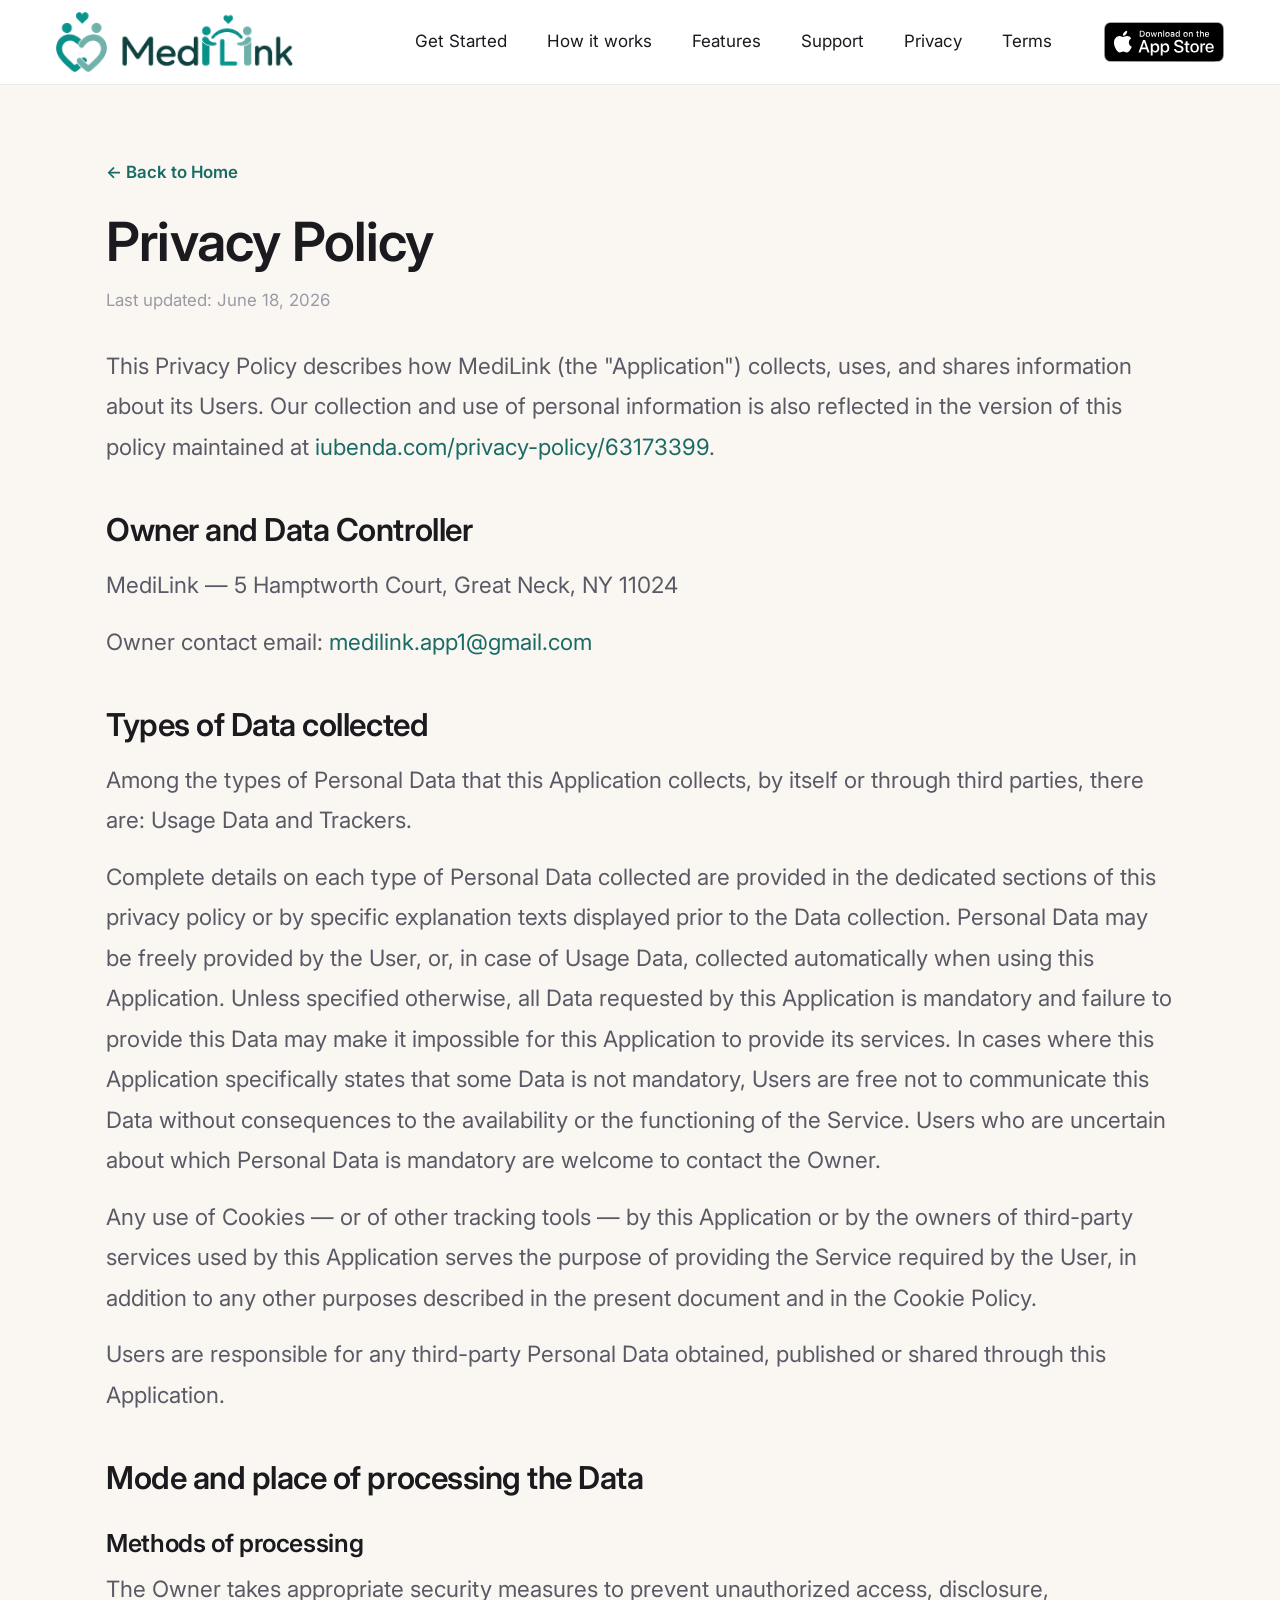
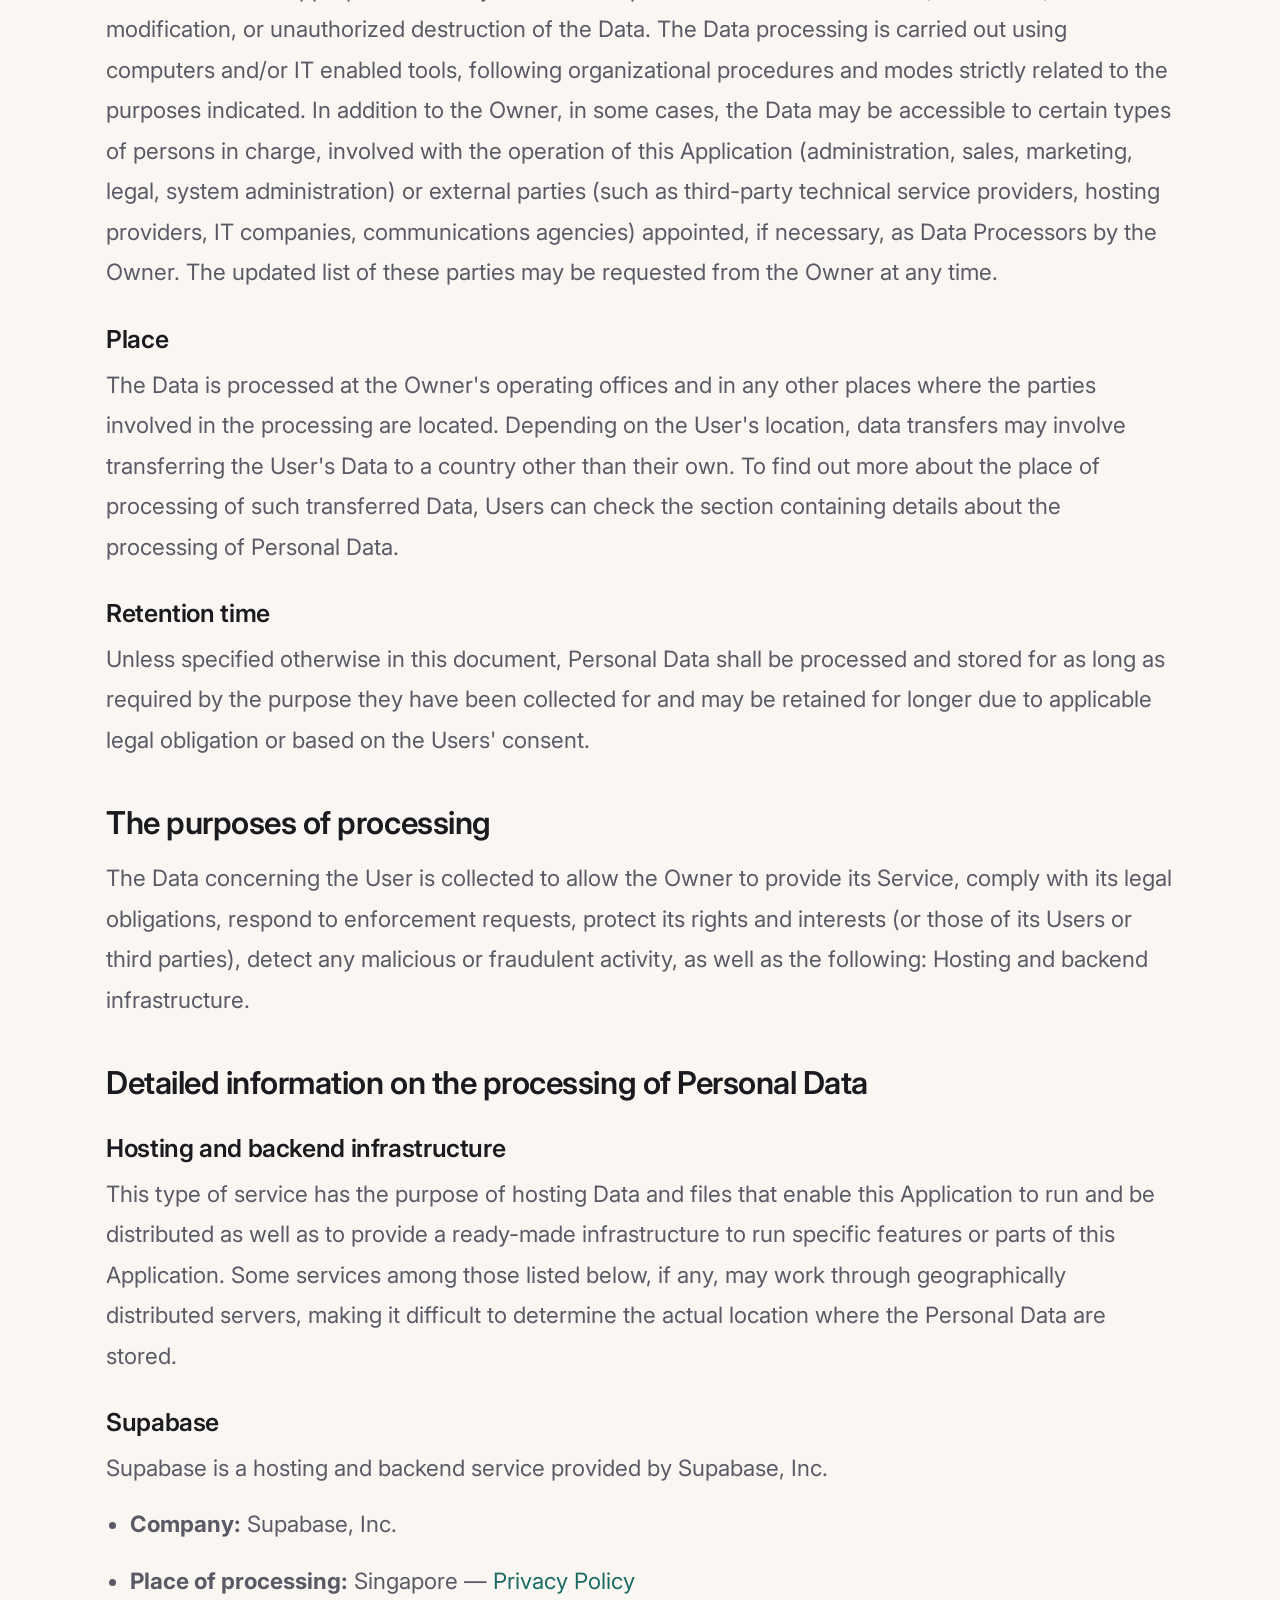
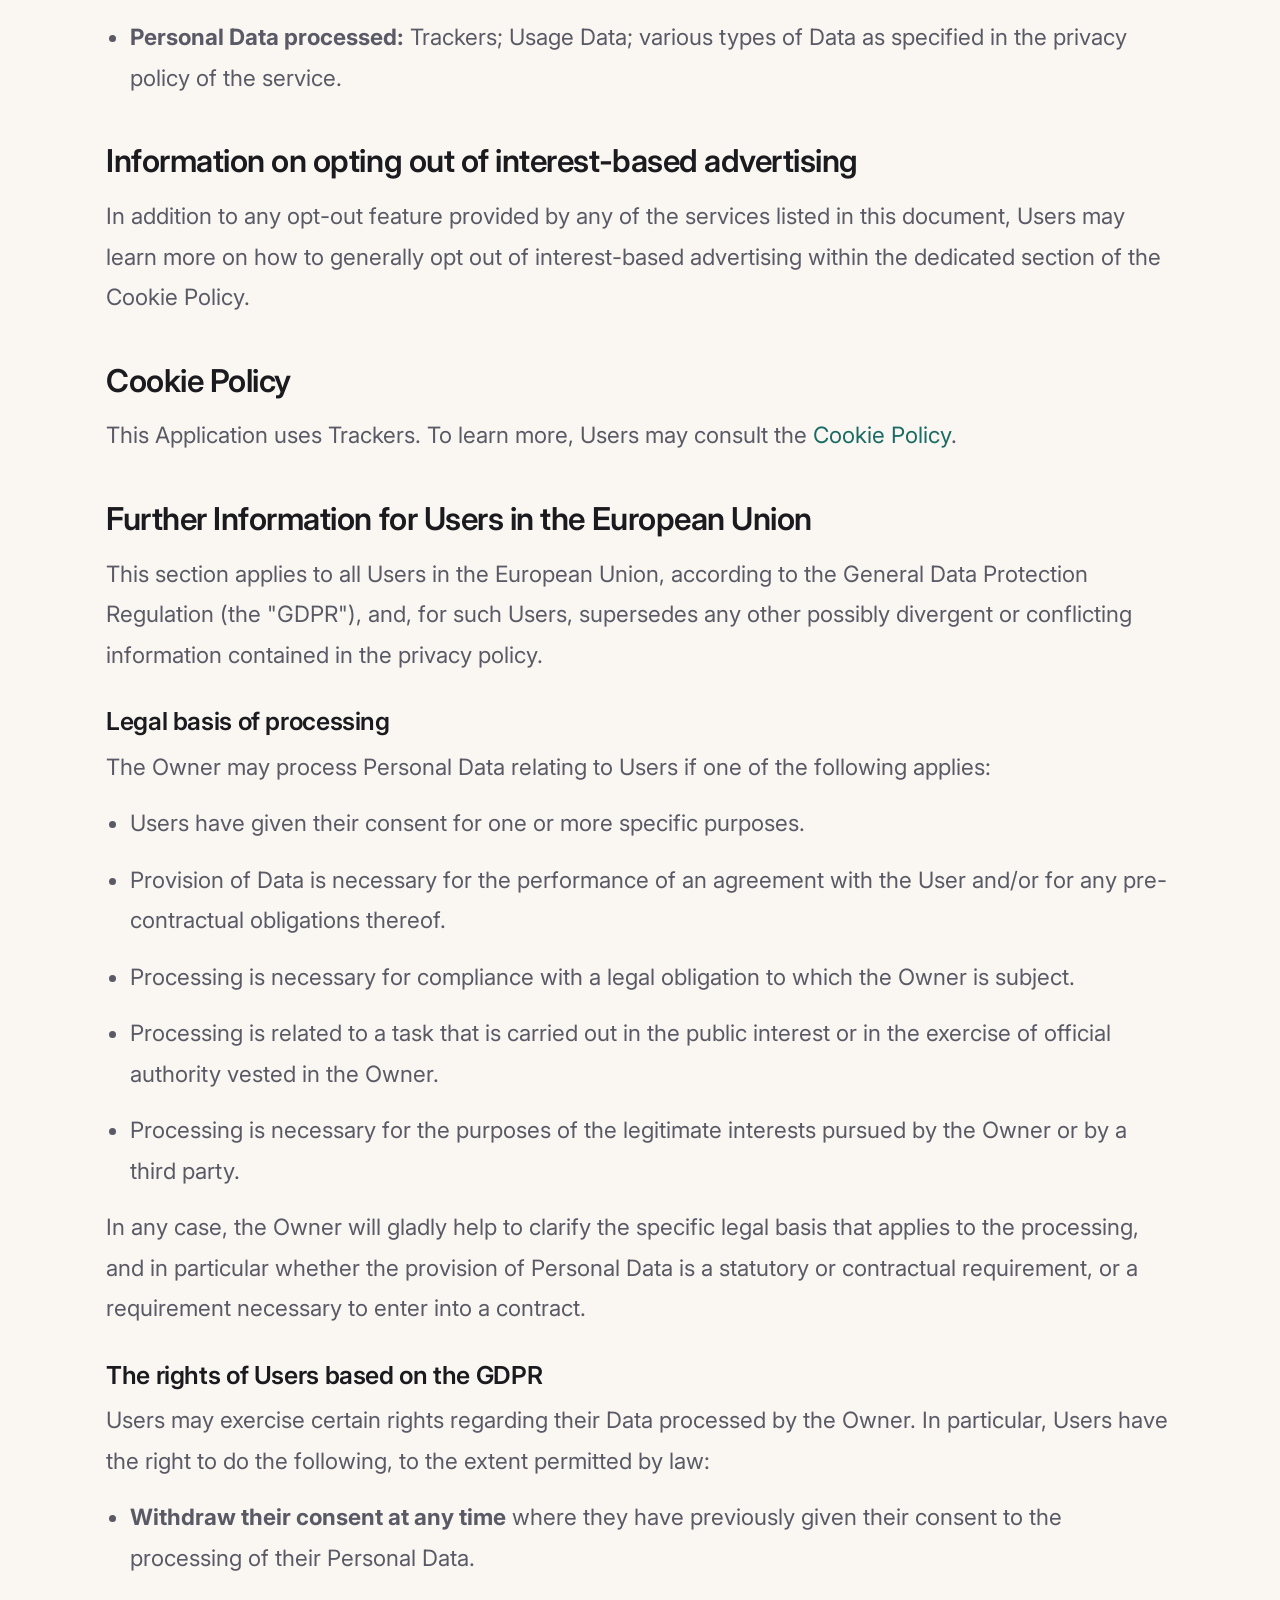
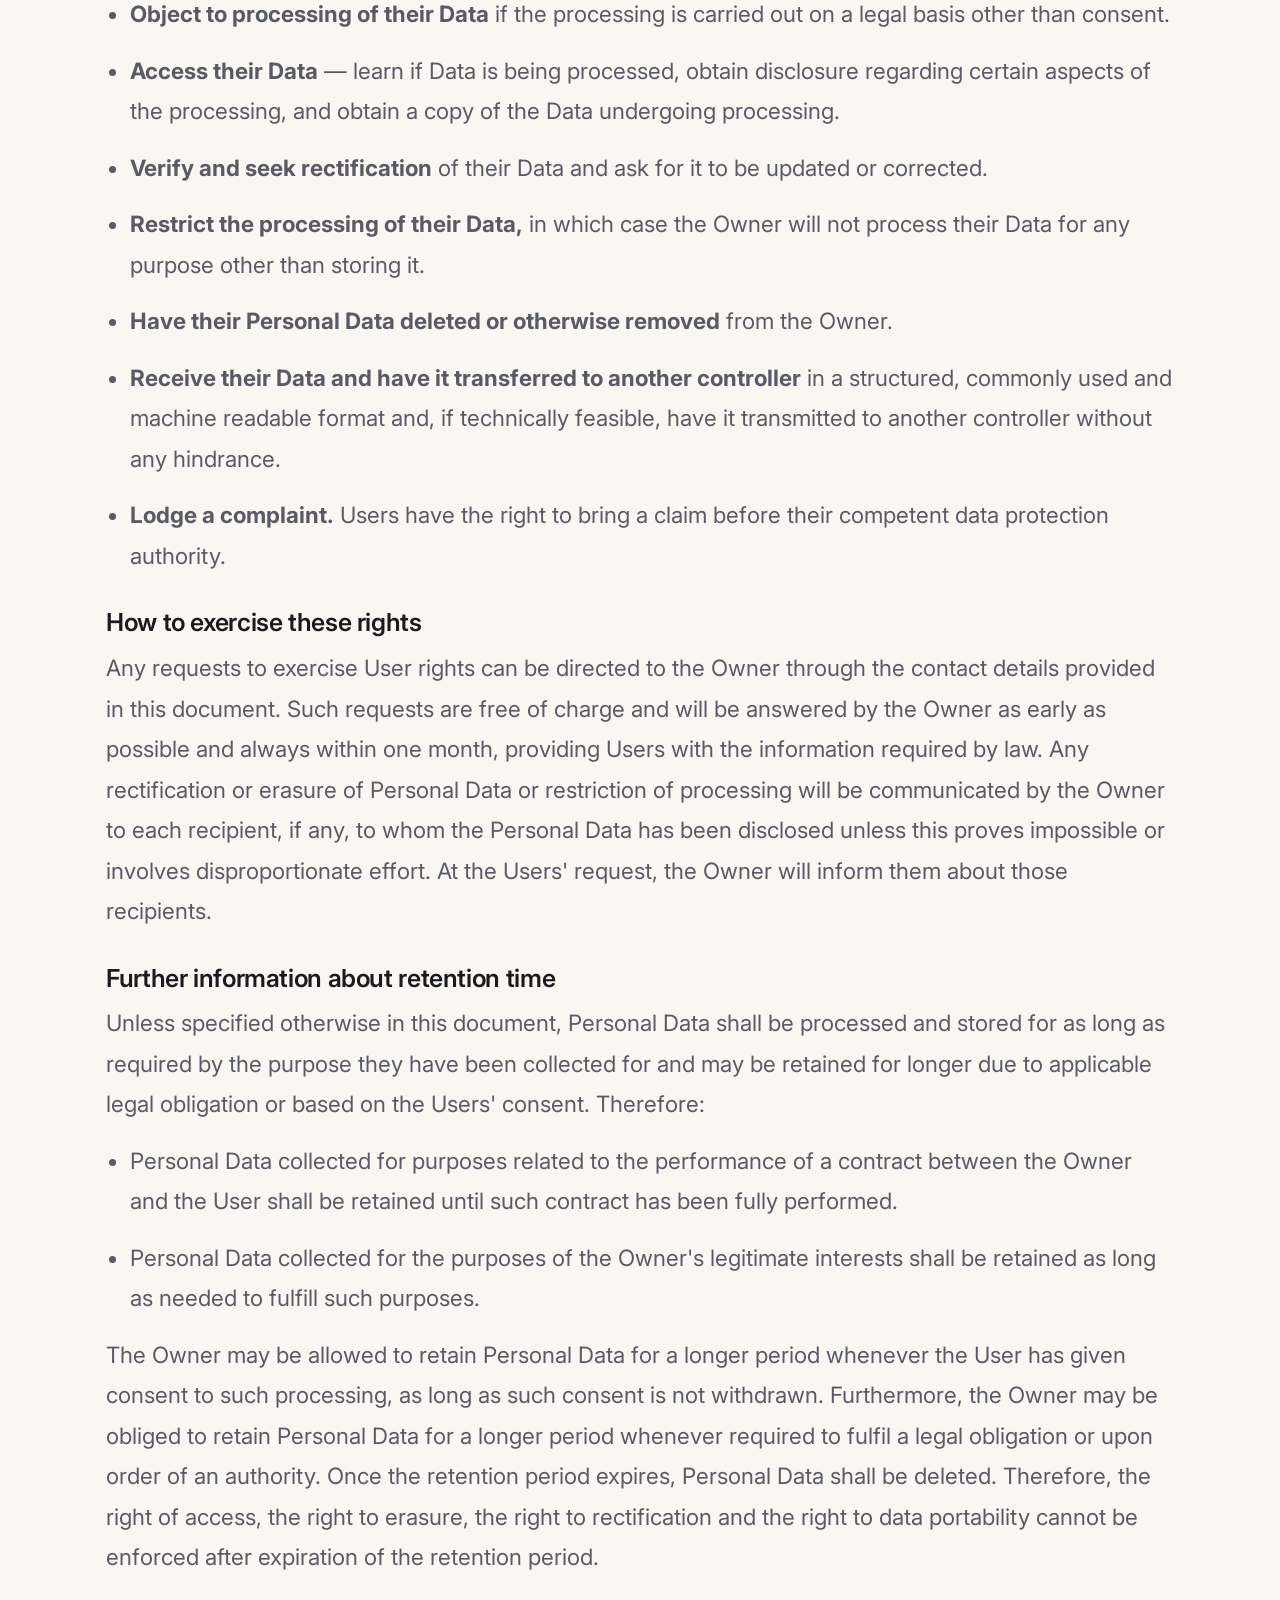
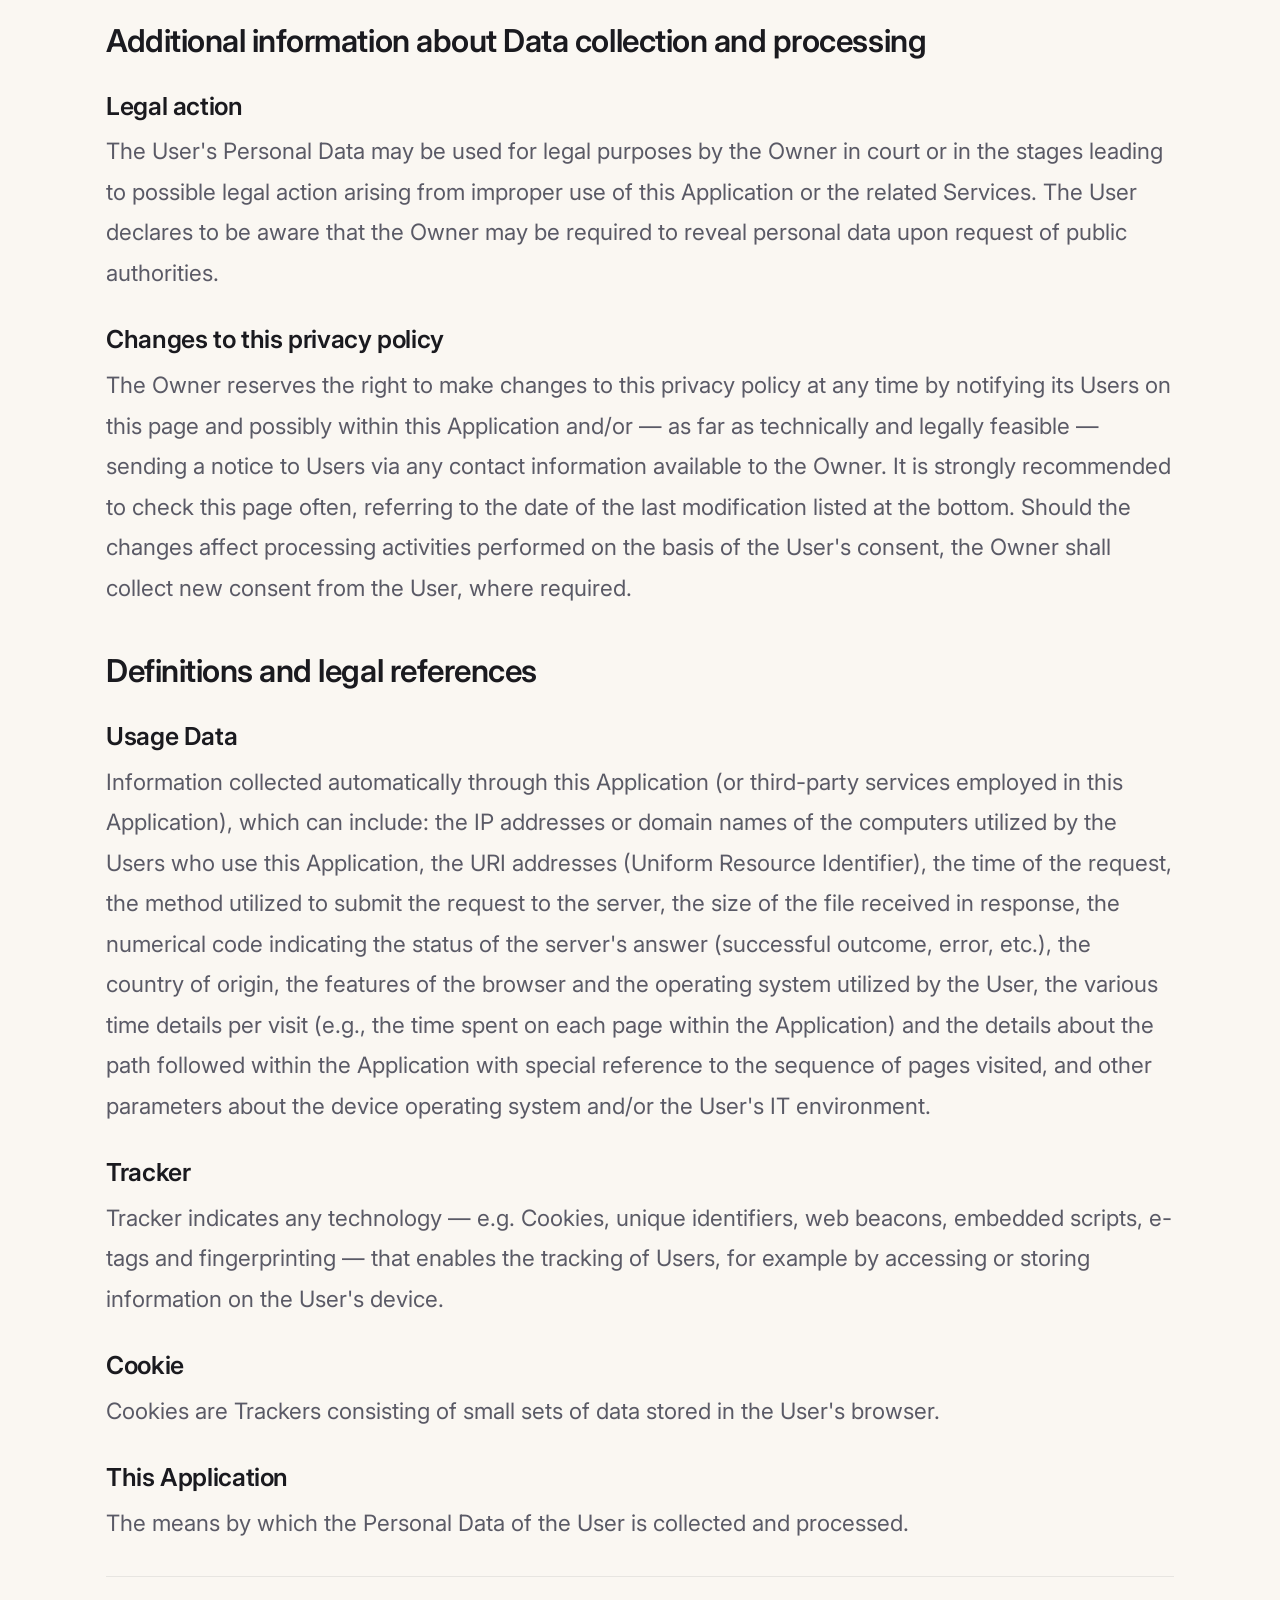
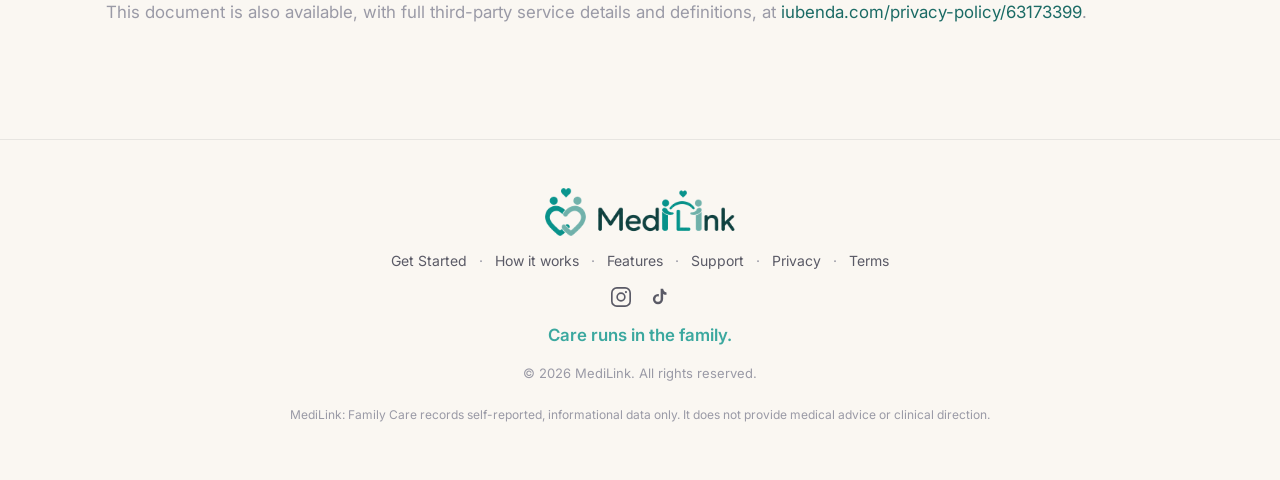
<file: privacy.html>
<!DOCTYPE html>
<html lang="en">
<head>
  <meta charset="UTF-8" />
  <meta name="viewport" content="width=device-width, initial-scale=1.0" />
  <title>Privacy Policy — MediLink: Family Care</title>
  <meta name="description" content="Privacy Policy for MediLink: Family Care." />
  <link rel="preconnect" href="https://fonts.googleapis.com" />
  <link rel="preconnect" href="https://fonts.gstatic.com" crossorigin />
  <link href="https://fonts.googleapis.com/css2?family=DM+Serif+Display:ital@0;1&family=Inter:wght@400;500;600&display=swap" rel="stylesheet" />
  <link rel="icon" type="image/png" href="logosmall.png">
  <link rel="apple-touch-icon" href="logosmall.png">
  <link rel="stylesheet" href="style.css" />
</head>
<body>

  <!-- ===== Branded header ===== -->
  <header class="site-header">
    <div class="container nav">
      <a href="index.html" class="brand"><img src="logo.png?v=2" alt="MediLink" class="nav-logo"></a>
      <nav class="nav-links">
        <a href="index.html#get-started">Get Started</a>
        <a href="index.html#how">How it works</a>
        <a href="index.html#why">Features</a>
        <a href="support.html">Support</a>
        <a href="privacy.html">Privacy</a>
        <a href="terms.html">Terms</a>
      </nav>
      <a href="index.html#download" class="app-store-badge nav-cta"><img src="app-store-badge.svg" alt="Download on the App Store" style="height: 40px; width: auto; display: block;"></a>
    </div>
  </header>

  <main class="legal-main">
    <a href="index.html" class="back-home">← Back to Home</a>
    <h1>Privacy Policy</h1>
    <p class="legal-meta">Last updated: June 18, 2026</p>

    <div id="legal-content">

      <p>This Privacy Policy describes how MediLink (the "Application") collects, uses, and shares information about its Users. Our collection and use of personal information is also reflected in the version of this policy maintained at <a href="https://www.iubenda.com/privacy-policy/63173399" target="_blank" rel="noopener">iubenda.com/privacy-policy/63173399</a>.</p>

      <h2>Owner and Data Controller</h2>
      <p>MediLink — 5 Hamptworth Court, Great Neck, NY 11024</p>
      <p>Owner contact email: <a href="mailto:medilink.app1@gmail.com">medilink.app1@gmail.com</a></p>

      <h2>Types of Data collected</h2>
      <p>Among the types of Personal Data that this Application collects, by itself or through third parties, there are: Usage Data and Trackers.</p>
      <p>Complete details on each type of Personal Data collected are provided in the dedicated sections of this privacy policy or by specific explanation texts displayed prior to the Data collection. Personal Data may be freely provided by the User, or, in case of Usage Data, collected automatically when using this Application. Unless specified otherwise, all Data requested by this Application is mandatory and failure to provide this Data may make it impossible for this Application to provide its services. In cases where this Application specifically states that some Data is not mandatory, Users are free not to communicate this Data without consequences to the availability or the functioning of the Service. Users who are uncertain about which Personal Data is mandatory are welcome to contact the Owner.</p>
      <p>Any use of Cookies — or of other tracking tools — by this Application or by the owners of third-party services used by this Application serves the purpose of providing the Service required by the User, in addition to any other purposes described in the present document and in the Cookie Policy.</p>
      <p>Users are responsible for any third-party Personal Data obtained, published or shared through this Application.</p>

      <h2>Mode and place of processing the Data</h2>
      <h3>Methods of processing</h3>
      <p>The Owner takes appropriate security measures to prevent unauthorized access, disclosure, modification, or unauthorized destruction of the Data. The Data processing is carried out using computers and/or IT enabled tools, following organizational procedures and modes strictly related to the purposes indicated. In addition to the Owner, in some cases, the Data may be accessible to certain types of persons in charge, involved with the operation of this Application (administration, sales, marketing, legal, system administration) or external parties (such as third-party technical service providers, hosting providers, IT companies, communications agencies) appointed, if necessary, as Data Processors by the Owner. The updated list of these parties may be requested from the Owner at any time.</p>
      <h3>Place</h3>
      <p>The Data is processed at the Owner's operating offices and in any other places where the parties involved in the processing are located. Depending on the User's location, data transfers may involve transferring the User's Data to a country other than their own. To find out more about the place of processing of such transferred Data, Users can check the section containing details about the processing of Personal Data.</p>
      <h3>Retention time</h3>
      <p>Unless specified otherwise in this document, Personal Data shall be processed and stored for as long as required by the purpose they have been collected for and may be retained for longer due to applicable legal obligation or based on the Users' consent.</p>

      <h2>The purposes of processing</h2>
      <p>The Data concerning the User is collected to allow the Owner to provide its Service, comply with its legal obligations, respond to enforcement requests, protect its rights and interests (or those of its Users or third parties), detect any malicious or fraudulent activity, as well as the following: Hosting and backend infrastructure.</p>

      <h2>Detailed information on the processing of Personal Data</h2>
      <h3>Hosting and backend infrastructure</h3>
      <p>This type of service has the purpose of hosting Data and files that enable this Application to run and be distributed as well as to provide a ready-made infrastructure to run specific features or parts of this Application. Some services among those listed below, if any, may work through geographically distributed servers, making it difficult to determine the actual location where the Personal Data are stored.</p>
      <h3>Supabase</h3>
      <p>Supabase is a hosting and backend service provided by Supabase, Inc.</p>
      <ul>
        <li><strong>Company:</strong> Supabase, Inc.</li>
        <li><strong>Place of processing:</strong> Singapore — <a href="https://supabase.com/privacy" target="_blank" rel="noopener">Privacy Policy</a></li>
        <li><strong>Personal Data processed:</strong> Trackers; Usage Data; various types of Data as specified in the privacy policy of the service.</li>
      </ul>

      <h2>Information on opting out of interest-based advertising</h2>
      <p>In addition to any opt-out feature provided by any of the services listed in this document, Users may learn more on how to generally opt out of interest-based advertising within the dedicated section of the Cookie Policy.</p>

      <h2>Cookie Policy</h2>
      <p>This Application uses Trackers. To learn more, Users may consult the <a href="https://www.iubenda.com/privacy-policy/63173399/cookie-policy" target="_blank" rel="noopener">Cookie Policy</a>.</p>

      <h2>Further Information for Users in the European Union</h2>
      <p>This section applies to all Users in the European Union, according to the General Data Protection Regulation (the "GDPR"), and, for such Users, supersedes any other possibly divergent or conflicting information contained in the privacy policy.</p>
      <h3>Legal basis of processing</h3>
      <p>The Owner may process Personal Data relating to Users if one of the following applies:</p>
      <ul>
        <li>Users have given their consent for one or more specific purposes.</li>
        <li>Provision of Data is necessary for the performance of an agreement with the User and/or for any pre-contractual obligations thereof.</li>
        <li>Processing is necessary for compliance with a legal obligation to which the Owner is subject.</li>
        <li>Processing is related to a task that is carried out in the public interest or in the exercise of official authority vested in the Owner.</li>
        <li>Processing is necessary for the purposes of the legitimate interests pursued by the Owner or by a third party.</li>
      </ul>
      <p>In any case, the Owner will gladly help to clarify the specific legal basis that applies to the processing, and in particular whether the provision of Personal Data is a statutory or contractual requirement, or a requirement necessary to enter into a contract.</p>
      <h3>The rights of Users based on the GDPR</h3>
      <p>Users may exercise certain rights regarding their Data processed by the Owner. In particular, Users have the right to do the following, to the extent permitted by law:</p>
      <ul>
        <li><strong>Withdraw their consent at any time</strong> where they have previously given their consent to the processing of their Personal Data.</li>
        <li><strong>Object to processing of their Data</strong> if the processing is carried out on a legal basis other than consent.</li>
        <li><strong>Access their Data</strong> — learn if Data is being processed, obtain disclosure regarding certain aspects of the processing, and obtain a copy of the Data undergoing processing.</li>
        <li><strong>Verify and seek rectification</strong> of their Data and ask for it to be updated or corrected.</li>
        <li><strong>Restrict the processing of their Data,</strong> in which case the Owner will not process their Data for any purpose other than storing it.</li>
        <li><strong>Have their Personal Data deleted or otherwise removed</strong> from the Owner.</li>
        <li><strong>Receive their Data and have it transferred to another controller</strong> in a structured, commonly used and machine readable format and, if technically feasible, have it transmitted to another controller without any hindrance.</li>
        <li><strong>Lodge a complaint.</strong> Users have the right to bring a claim before their competent data protection authority.</li>
      </ul>
      <h3>How to exercise these rights</h3>
      <p>Any requests to exercise User rights can be directed to the Owner through the contact details provided in this document. Such requests are free of charge and will be answered by the Owner as early as possible and always within one month, providing Users with the information required by law. Any rectification or erasure of Personal Data or restriction of processing will be communicated by the Owner to each recipient, if any, to whom the Personal Data has been disclosed unless this proves impossible or involves disproportionate effort. At the Users' request, the Owner will inform them about those recipients.</p>
      <h3>Further information about retention time</h3>
      <p>Unless specified otherwise in this document, Personal Data shall be processed and stored for as long as required by the purpose they have been collected for and may be retained for longer due to applicable legal obligation or based on the Users' consent. Therefore:</p>
      <ul>
        <li>Personal Data collected for purposes related to the performance of a contract between the Owner and the User shall be retained until such contract has been fully performed.</li>
        <li>Personal Data collected for the purposes of the Owner's legitimate interests shall be retained as long as needed to fulfill such purposes.</li>
      </ul>
      <p>The Owner may be allowed to retain Personal Data for a longer period whenever the User has given consent to such processing, as long as such consent is not withdrawn. Furthermore, the Owner may be obliged to retain Personal Data for a longer period whenever required to fulfil a legal obligation or upon order of an authority. Once the retention period expires, Personal Data shall be deleted. Therefore, the right of access, the right to erasure, the right to rectification and the right to data portability cannot be enforced after expiration of the retention period.</p>

      <h2>Additional information about Data collection and processing</h2>
      <h3>Legal action</h3>
      <p>The User's Personal Data may be used for legal purposes by the Owner in court or in the stages leading to possible legal action arising from improper use of this Application or the related Services. The User declares to be aware that the Owner may be required to reveal personal data upon request of public authorities.</p>
      <h3>Changes to this privacy policy</h3>
      <p>The Owner reserves the right to make changes to this privacy policy at any time by notifying its Users on this page and possibly within this Application and/or — as far as technically and legally feasible — sending a notice to Users via any contact information available to the Owner. It is strongly recommended to check this page often, referring to the date of the last modification listed at the bottom. Should the changes affect processing activities performed on the basis of the User's consent, the Owner shall collect new consent from the User, where required.</p>

      <h2>Definitions and legal references</h2>
      <h3>Usage Data</h3>
      <p>Information collected automatically through this Application (or third-party services employed in this Application), which can include: the IP addresses or domain names of the computers utilized by the Users who use this Application, the URI addresses (Uniform Resource Identifier), the time of the request, the method utilized to submit the request to the server, the size of the file received in response, the numerical code indicating the status of the server's answer (successful outcome, error, etc.), the country of origin, the features of the browser and the operating system utilized by the User, the various time details per visit (e.g., the time spent on each page within the Application) and the details about the path followed within the Application with special reference to the sequence of pages visited, and other parameters about the device operating system and/or the User's IT environment.</p>
      <h3>Tracker</h3>
      <p>Tracker indicates any technology — e.g. Cookies, unique identifiers, web beacons, embedded scripts, e-tags and fingerprinting — that enables the tracking of Users, for example by accessing or storing information on the User's device.</p>
      <h3>Cookie</h3>
      <p>Cookies are Trackers consisting of small sets of data stored in the User's browser.</p>
      <h3>This Application</h3>
      <p>The means by which the Personal Data of the User is collected and processed.</p>

      <p class="legal-source">This document is also available, with full third-party service details and definitions, at <a href="https://www.iubenda.com/privacy-policy/63173399" target="_blank" rel="noopener">iubenda.com/privacy-policy/63173399</a>.</p>

    </div>
  </main>

  <!-- ===== Footer ===== -->
  <footer class="site-footer">
    <div class="container footer-inner">
      <div class="footer-brand"><img src="logo.png?v=2" alt="MediLink: Family Care" class="footer-logo" /></div>
      <div class="footer-links">
        <a href="index.html#get-started">Get Started</a>
        <span aria-hidden="true">·</span>
        <a href="index.html#how">How it works</a>
        <span aria-hidden="true">·</span>
        <a href="index.html#why">Features</a>
        <span aria-hidden="true">·</span>
        <a href="support.html">Support</a>
        <span aria-hidden="true">·</span>
        <a href="privacy.html">Privacy</a>
        <span aria-hidden="true">·</span>
        <a href="terms.html">Terms</a>
      </div>
      <div class="footer-social">
        <a href="https://www.instagram.com/medilinkapp_?igsh=MXVrNnhsc3F5cW9yNw%3D%3D&utm_source=qr" target="_blank" rel="noopener" aria-label="MediLink on Instagram">
          <svg viewBox="0 0 24 24" fill="none" xmlns="http://www.w3.org/2000/svg" aria-hidden="true"><rect x="2" y="2" width="20" height="20" rx="5.5" stroke="currentColor" stroke-width="1.8"/><circle cx="12" cy="12" r="4.2" stroke="currentColor" stroke-width="1.8"/><circle cx="17.4" cy="6.6" r="1.2" fill="currentColor"/></svg>
        </a>
        <a href="https://www.tiktok.com/@medilinkapp" target="_blank" rel="noopener" aria-label="MediLink on TikTok">
          <svg viewBox="0 0 24 24" fill="currentColor" xmlns="http://www.w3.org/2000/svg" aria-hidden="true"><path d="M16.5 3c.3 2.1 1.6 3.7 3.7 4v2.6c-1.3.1-2.6-.3-3.7-1v5.7a5.6 5.6 0 1 1-5.6-5.6c.3 0 .6 0 .9.1v2.7a2.9 2.9 0 1 0 2 2.8V3h2.7z"/></svg>
        </a>
      </div>
      <p class="footer-tagline">Care runs in the family.</p>
      <p class="footer-copy">© 2026 MediLink. All rights reserved.</p>
      <p class="disclaimer">MediLink: Family Care records self-reported, informational data only. It does not provide medical advice or clinical direction.</p>
    </div>
  </footer>

</body>
</html>
</file>
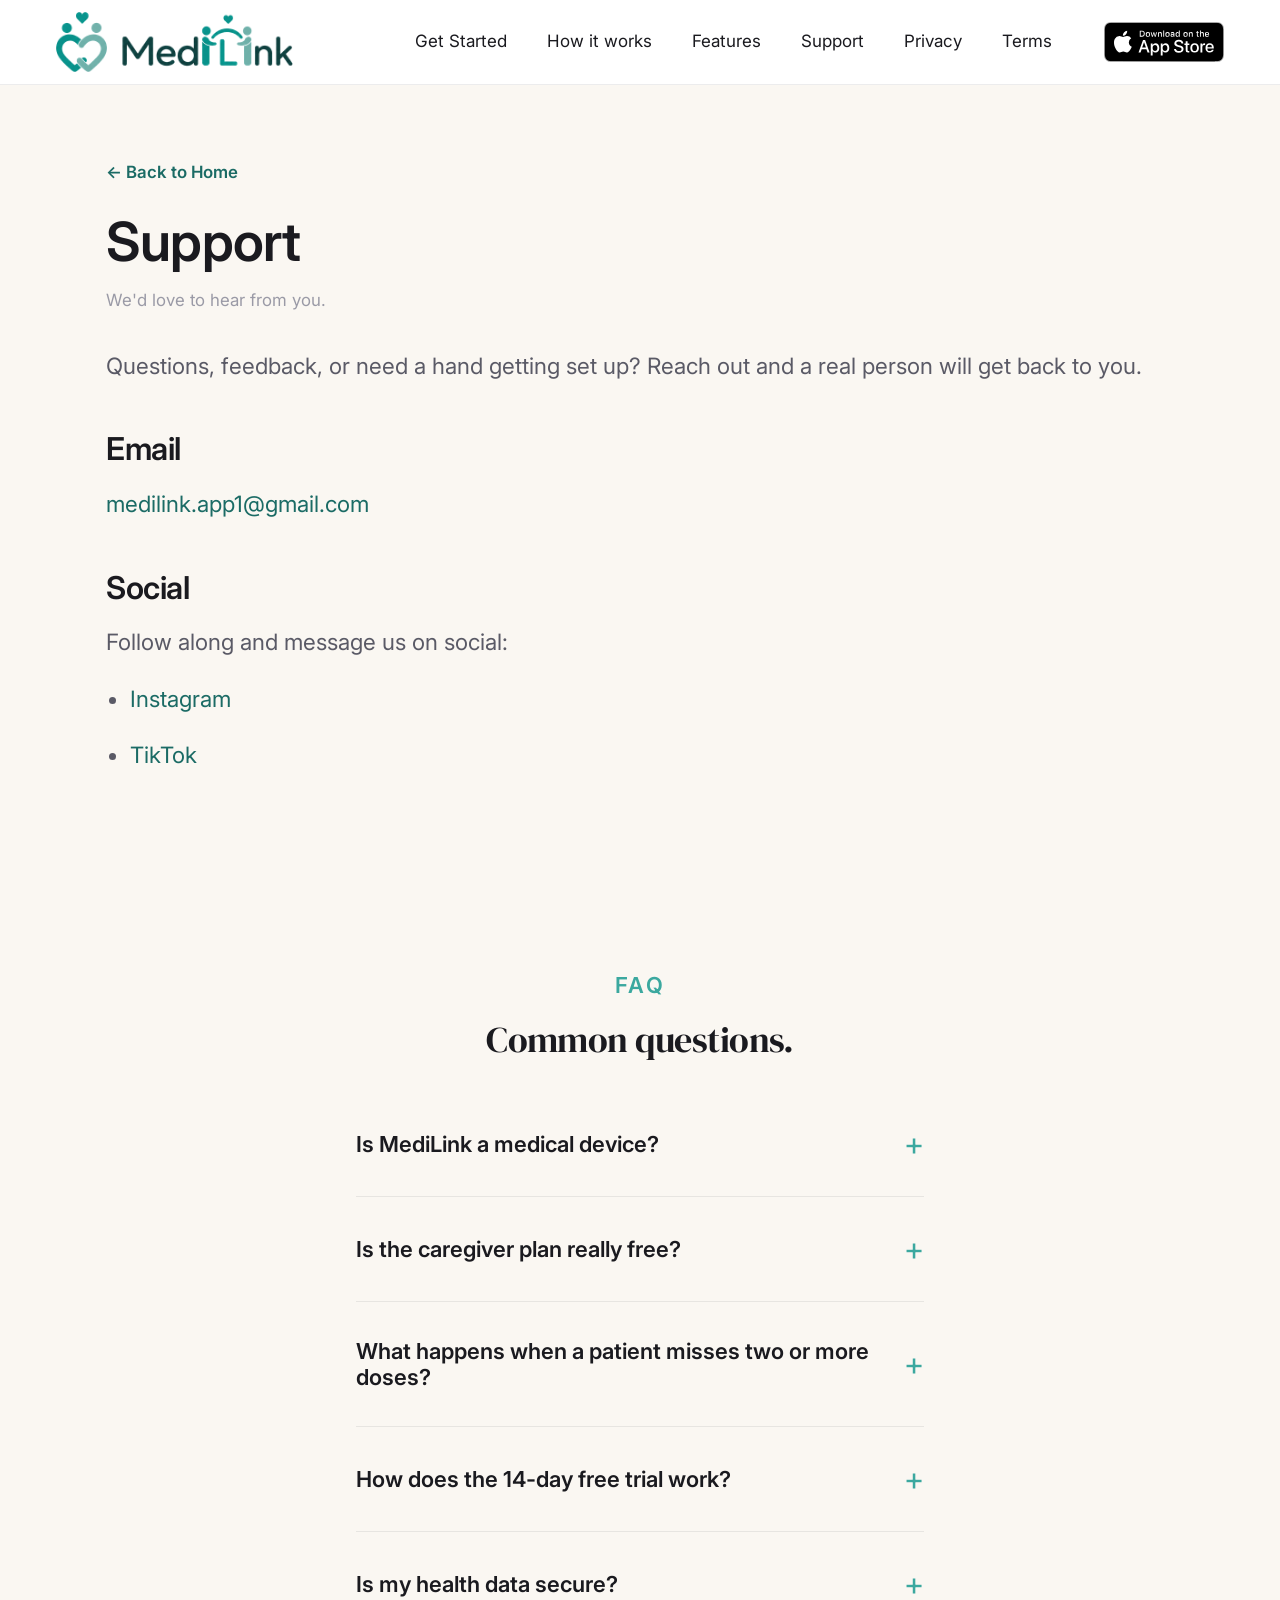
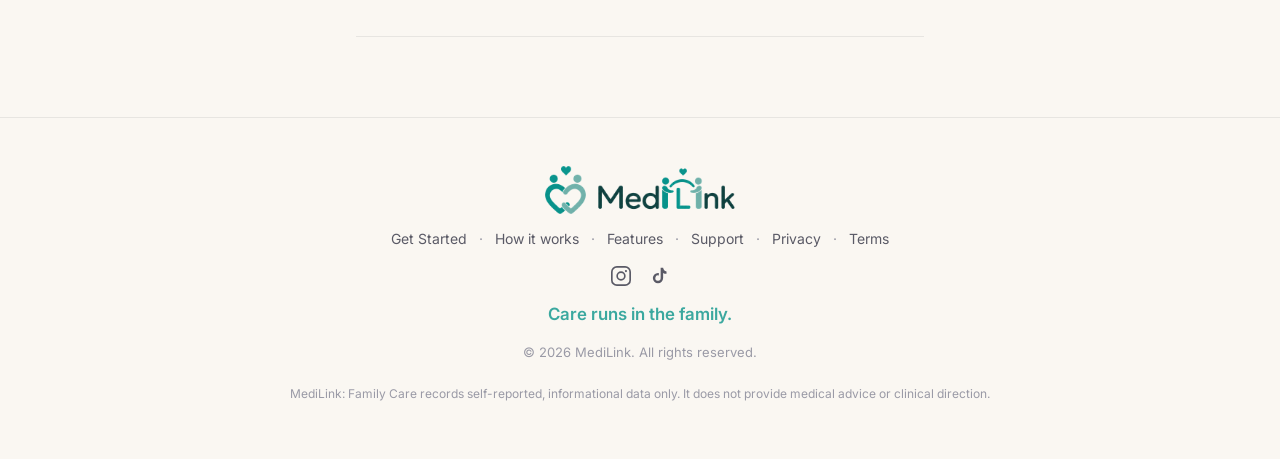
<file: support.html>
<!DOCTYPE html>
<html lang="en">
<head>
  <meta charset="UTF-8" />
  <meta name="viewport" content="width=device-width, initial-scale=1.0" />
  <title>Support — MediLink: Family Care</title>
  <meta name="description" content="Get support from the MediLink: Family Care team." />
  <link rel="preconnect" href="https://fonts.googleapis.com" />
  <link rel="preconnect" href="https://fonts.gstatic.com" crossorigin />
  <link href="https://fonts.googleapis.com/css2?family=DM+Serif+Display:ital@0;1&family=Inter:wght@400;500;600&display=swap" rel="stylesheet" />
  <link rel="icon" type="image/png" href="logosmall.png">
  <link rel="apple-touch-icon" href="logosmall.png">
  <link rel="stylesheet" href="style.css" />
</head>
<body>

  <!-- ===== Header (same as home page) ===== -->
  <header class="site-header">
    <div class="container nav">
      <a href="index.html" class="brand"><img src="logo.png?v=2" alt="MediLink" class="nav-logo"></a>
      <nav class="nav-links">
        <a href="index.html#get-started">Get Started</a>
        <a href="index.html#how">How it works</a>
        <a href="index.html#why">Features</a>
        <a href="support.html">Support</a>
        <a href="privacy.html">Privacy</a>
        <a href="terms.html">Terms</a>
      </nav>
      <a href="index.html#download" class="app-store-badge nav-cta"><img src="app-store-badge.svg" alt="Download on the App Store" style="height: 40px; width: auto; display: block;"></a>
    </div>
  </header>

  <main class="legal-main">
    <a href="index.html" class="back-home">← Back to Home</a>
    <h1>Support</h1>
    <p class="legal-meta">We'd love to hear from you.</p>

    <div id="legal-content">

      <p>Questions, feedback, or need a hand getting set up? Reach out and a real person will get back to you.</p>

      <h2>Email</h2>
      <p><a href="mailto:medilink.app1@gmail.com">medilink.app1@gmail.com</a></p>

      <h2>Social</h2>
      <p>Follow along and message us on social:</p>
      <ul>
        <li><a href="https://www.instagram.com/medilinkapp_?igsh=MXVrNnhsc3F5cW9yNw%3D%3D&utm_source=qr" target="_blank" rel="noopener">Instagram</a></li>
        <li><a href="https://www.tiktok.com/@medilinkapp" target="_blank" rel="noopener">TikTok</a></li>
      </ul>

    </div>
  </main>

  <!-- ===== FAQ ===== -->
  <section class="faq">
    <div class="container">
      <div class="faq-head">
        <span class="faq-eyebrow">FAQ</span>
        <h2 class="faq-title">Common questions.</h2>
      </div>
      <div class="faq-list">

        <div class="faq-item">
          <button class="faq-question" type="button" aria-expanded="false">
            <span>Is MediLink a medical device?</span>
            <span class="faq-icon" aria-hidden="true">+</span>
          </button>
          <div class="faq-answer">
            <p>No. MediLink is not a medical device and does not provide medical advice. Everything in the app is informational only — it records what you self-report, like when you marked a dose as taken or skipped. It never tells you what to take, when to take it, or what to do if you miss a dose. For any medical questions, please speak with your healthcare provider.</p>
          </div>
        </div>

        <div class="faq-item">
          <button class="faq-question" type="button" aria-expanded="false">
            <span>Is the caregiver plan really free?</span>
            <span class="faq-icon" aria-hidden="true">+</span>
          </button>
          <div class="faq-answer">
            <p>Yes, completely free. Caregivers never pay anything to use MediLink. You can connect to a patient's account, receive alerts, send messages, and manage refills on their behalf — all at no cost. Only the patient needs a MediLink Family subscription to unlock caregiver connectivity.</p>
          </div>
        </div>

        <div class="faq-item">
          <button class="faq-question" type="button" aria-expanded="false">
            <span>What happens when a patient misses two or more doses?</span>
            <span class="faq-icon" aria-hidden="true">+</span>
          </button>
          <div class="faq-answer">
            <p>When two or more doses are marked as skipped or go unlogged, connected caregivers receive an urgent notification right away. This is designed to give family members a heads-up when something seems out of the ordinary — not as a clinical alert, but as a gentle signal that someone they care about may need a check-in.</p>
          </div>
        </div>

        <div class="faq-item">
          <button class="faq-question" type="button" aria-expanded="false">
            <span>How does the 14-day free trial work?</span>
            <span class="faq-icon" aria-hidden="true">+</span>
          </button>
          <div class="faq-answer">
            <p>When you start a MediLink Family subscription, you get 14 days free with full access to every feature — caregiver connectivity, unlimited medications, drug interaction flags, voice and text messaging, and predictive refill reminders. You will not be charged until the trial ends. You can cancel anytime before then and you will not owe anything.</p>
          </div>
        </div>

        <div class="faq-item">
          <button class="faq-question" type="button" aria-expanded="false">
            <span>Is my health data secure?</span>
            <span class="faq-icon" aria-hidden="true">+</span>
          </button>
          <div class="faq-answer">
            <p>Yes. MediLink stores your data securely and does not sell it to third parties. The app records only what you choose to self-report — dose logs, messages, and medication names you enter. We do not access your medical records, prescriptions, or any external health data. For full details, see our <a href="privacy.html">Privacy Policy</a>.</p>
          </div>
        </div>

      </div>
    </div>
  </section>

  <!-- ===== Footer ===== -->
  <footer class="site-footer">
    <div class="container footer-inner">
      <div class="footer-brand"><img src="logo.png?v=2" alt="MediLink: Family Care" class="footer-logo" /></div>
      <div class="footer-links">
        <a href="index.html#get-started">Get Started</a>
        <span aria-hidden="true">·</span>
        <a href="index.html#how">How it works</a>
        <span aria-hidden="true">·</span>
        <a href="index.html#why">Features</a>
        <span aria-hidden="true">·</span>
        <a href="support.html">Support</a>
        <span aria-hidden="true">·</span>
        <a href="privacy.html">Privacy</a>
        <span aria-hidden="true">·</span>
        <a href="terms.html">Terms</a>
      </div>
      <div class="footer-social">
        <a href="https://www.instagram.com/medilinkapp_?igsh=MXVrNnhsc3F5cW9yNw%3D%3D&utm_source=qr" target="_blank" rel="noopener" aria-label="MediLink on Instagram">
          <svg viewBox="0 0 24 24" fill="none" xmlns="http://www.w3.org/2000/svg" aria-hidden="true"><rect x="2" y="2" width="20" height="20" rx="5.5" stroke="currentColor" stroke-width="1.8"/><circle cx="12" cy="12" r="4.2" stroke="currentColor" stroke-width="1.8"/><circle cx="17.4" cy="6.6" r="1.2" fill="currentColor"/></svg>
        </a>
        <a href="https://www.tiktok.com/@medilinkapp" target="_blank" rel="noopener" aria-label="MediLink on TikTok">
          <svg viewBox="0 0 24 24" fill="currentColor" xmlns="http://www.w3.org/2000/svg" aria-hidden="true"><path d="M16.5 3c.3 2.1 1.6 3.7 3.7 4v2.6c-1.3.1-2.6-.3-3.7-1v5.7a5.6 5.6 0 1 1-5.6-5.6c.3 0 .6 0 .9.1v2.7a2.9 2.9 0 1 0 2 2.8V3h2.7z"/></svg>
        </a>
      </div>
      <p class="footer-tagline">Care runs in the family.</p>
      <p class="footer-copy">© 2026 MediLink. All rights reserved.</p>
      <p class="disclaimer">MediLink: Family Care records self-reported, informational data only. It does not provide medical advice or clinical direction.</p>
    </div>
  </footer>

  <script>
    (function () {
      var items = document.querySelectorAll('.faq-item');
      items.forEach(function (item) {
        var btn = item.querySelector('.faq-question');
        var answer = item.querySelector('.faq-answer');
        btn.addEventListener('click', function () {
          var isOpen = item.classList.contains('is-open');
          // Close all items first.
          items.forEach(function (other) {
            other.classList.remove('is-open');
            other.querySelector('.faq-question').setAttribute('aria-expanded', 'false');
            other.querySelector('.faq-answer').style.maxHeight = null;
          });
          // Open this one if it was closed.
          if (!isOpen) {
            item.classList.add('is-open');
            btn.setAttribute('aria-expanded', 'true');
            answer.style.maxHeight = answer.scrollHeight + 'px';
          }
        });
      });
    })();
  </script>

</body>
</html>
</file>
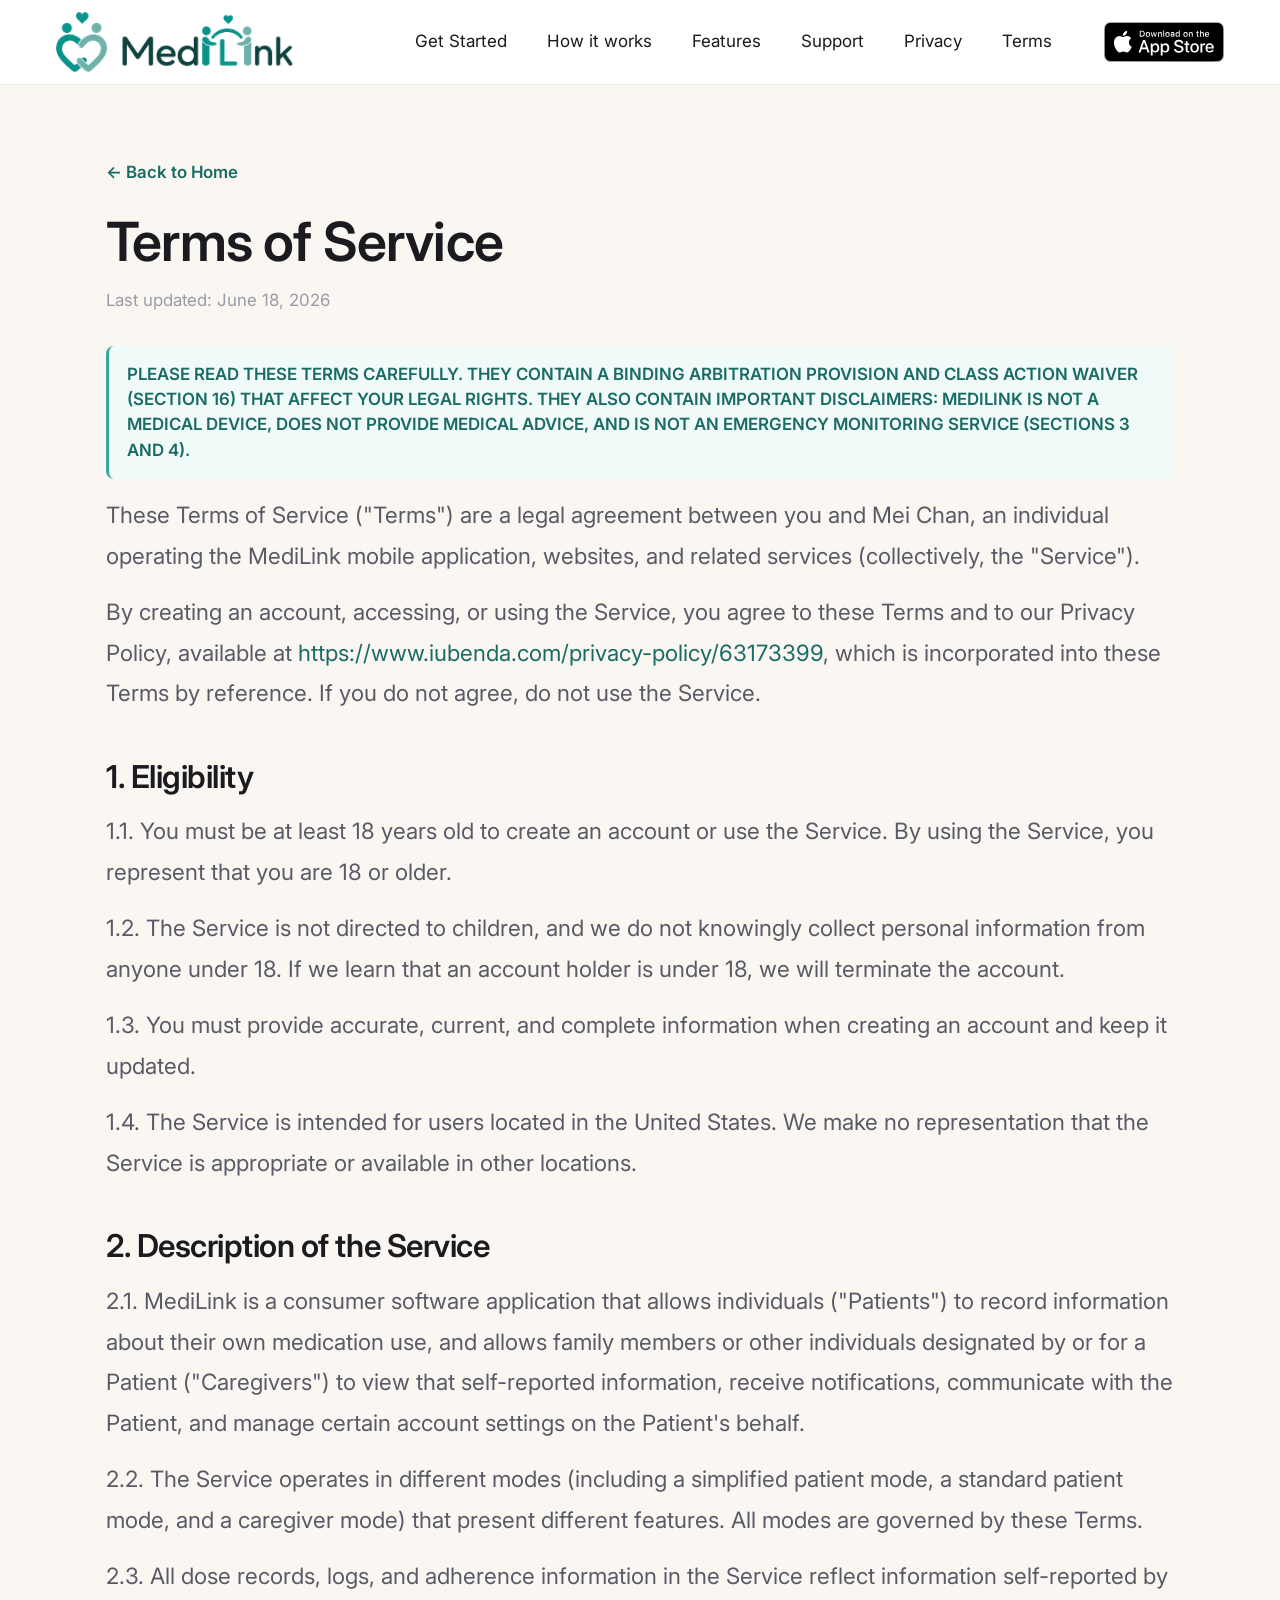
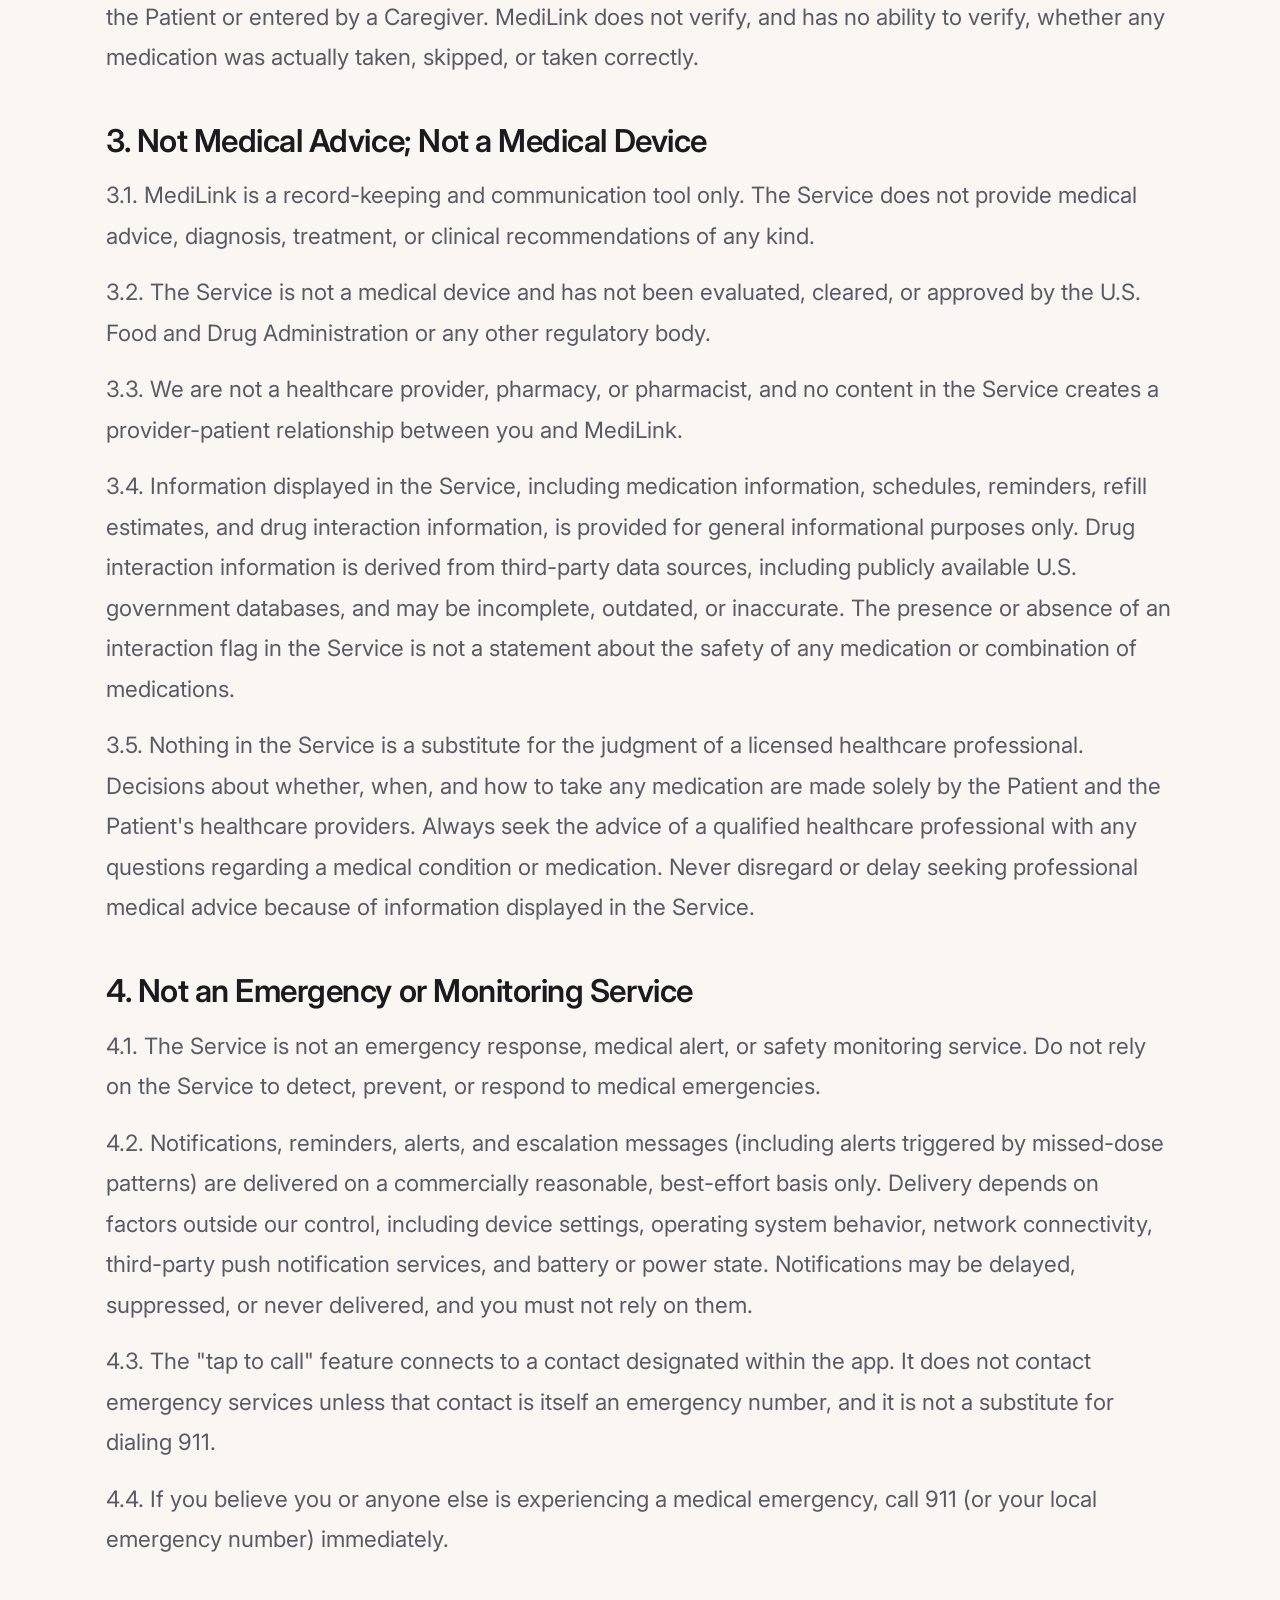
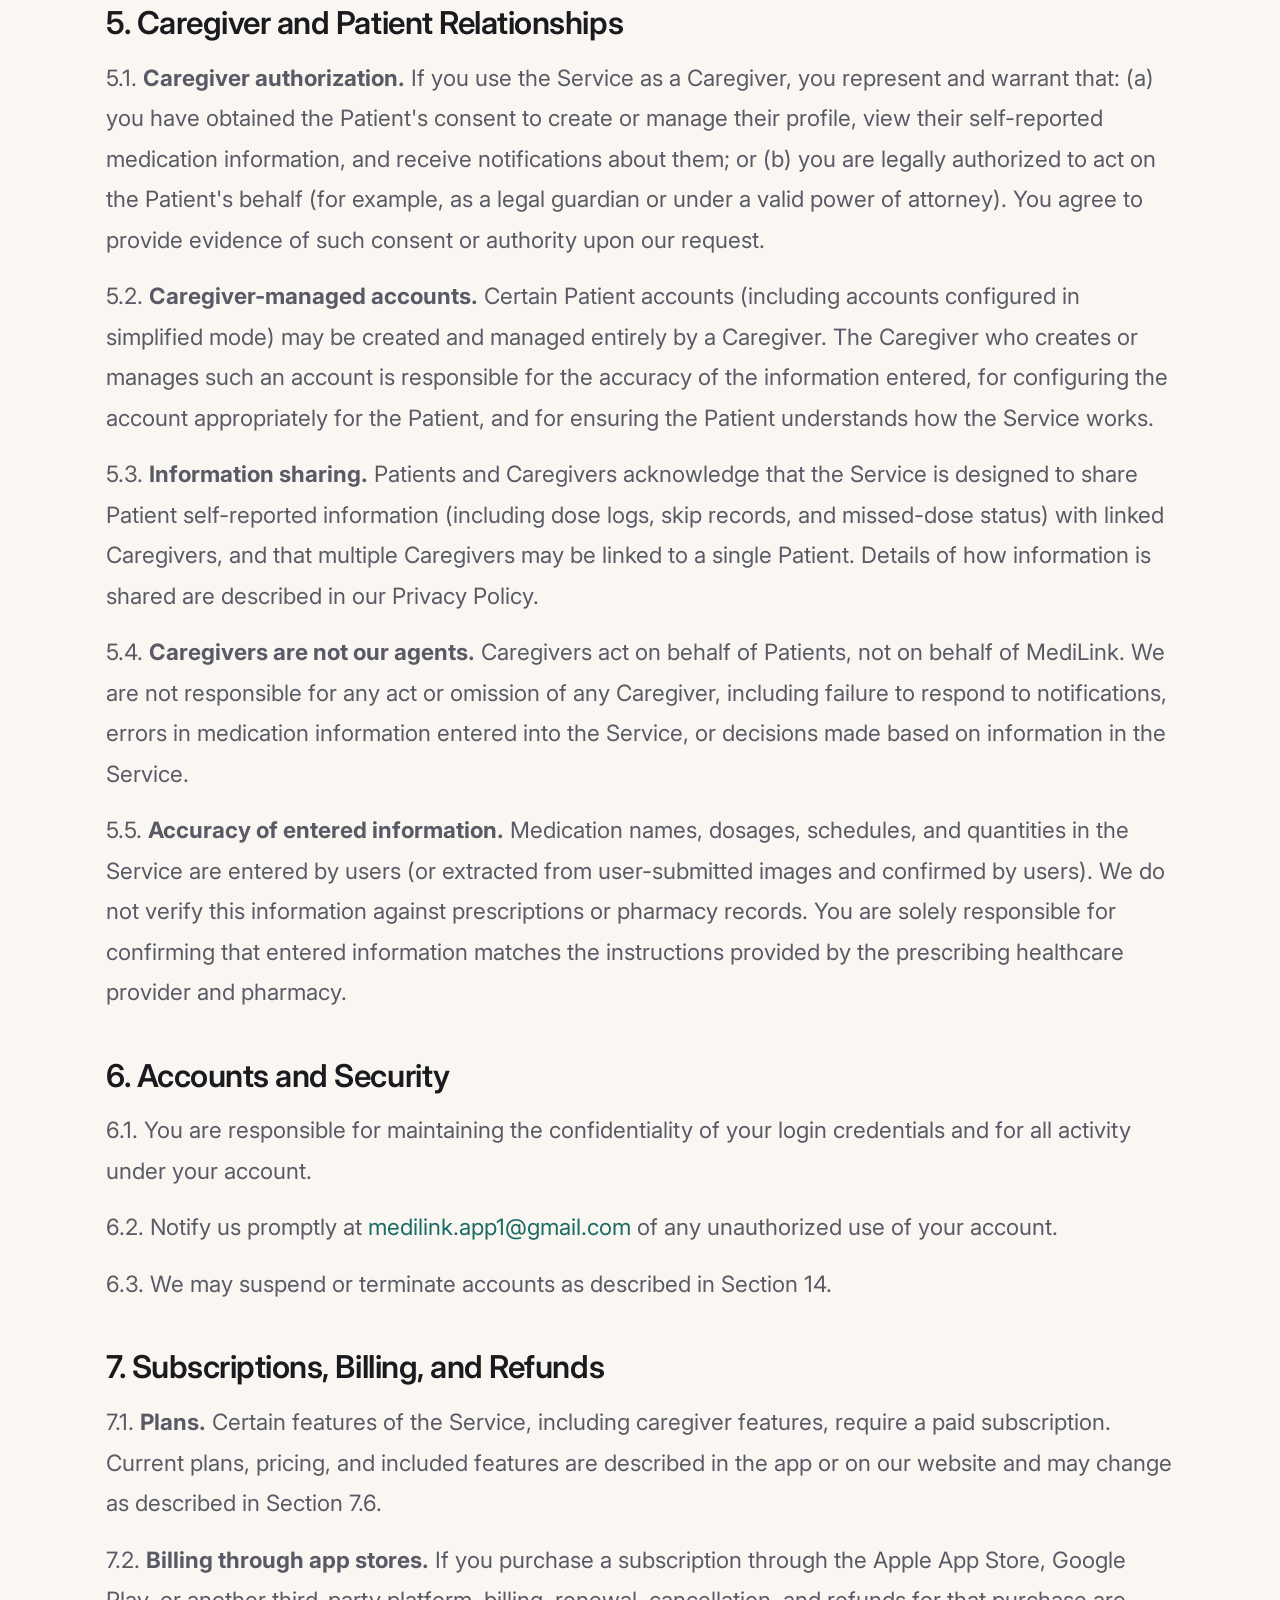
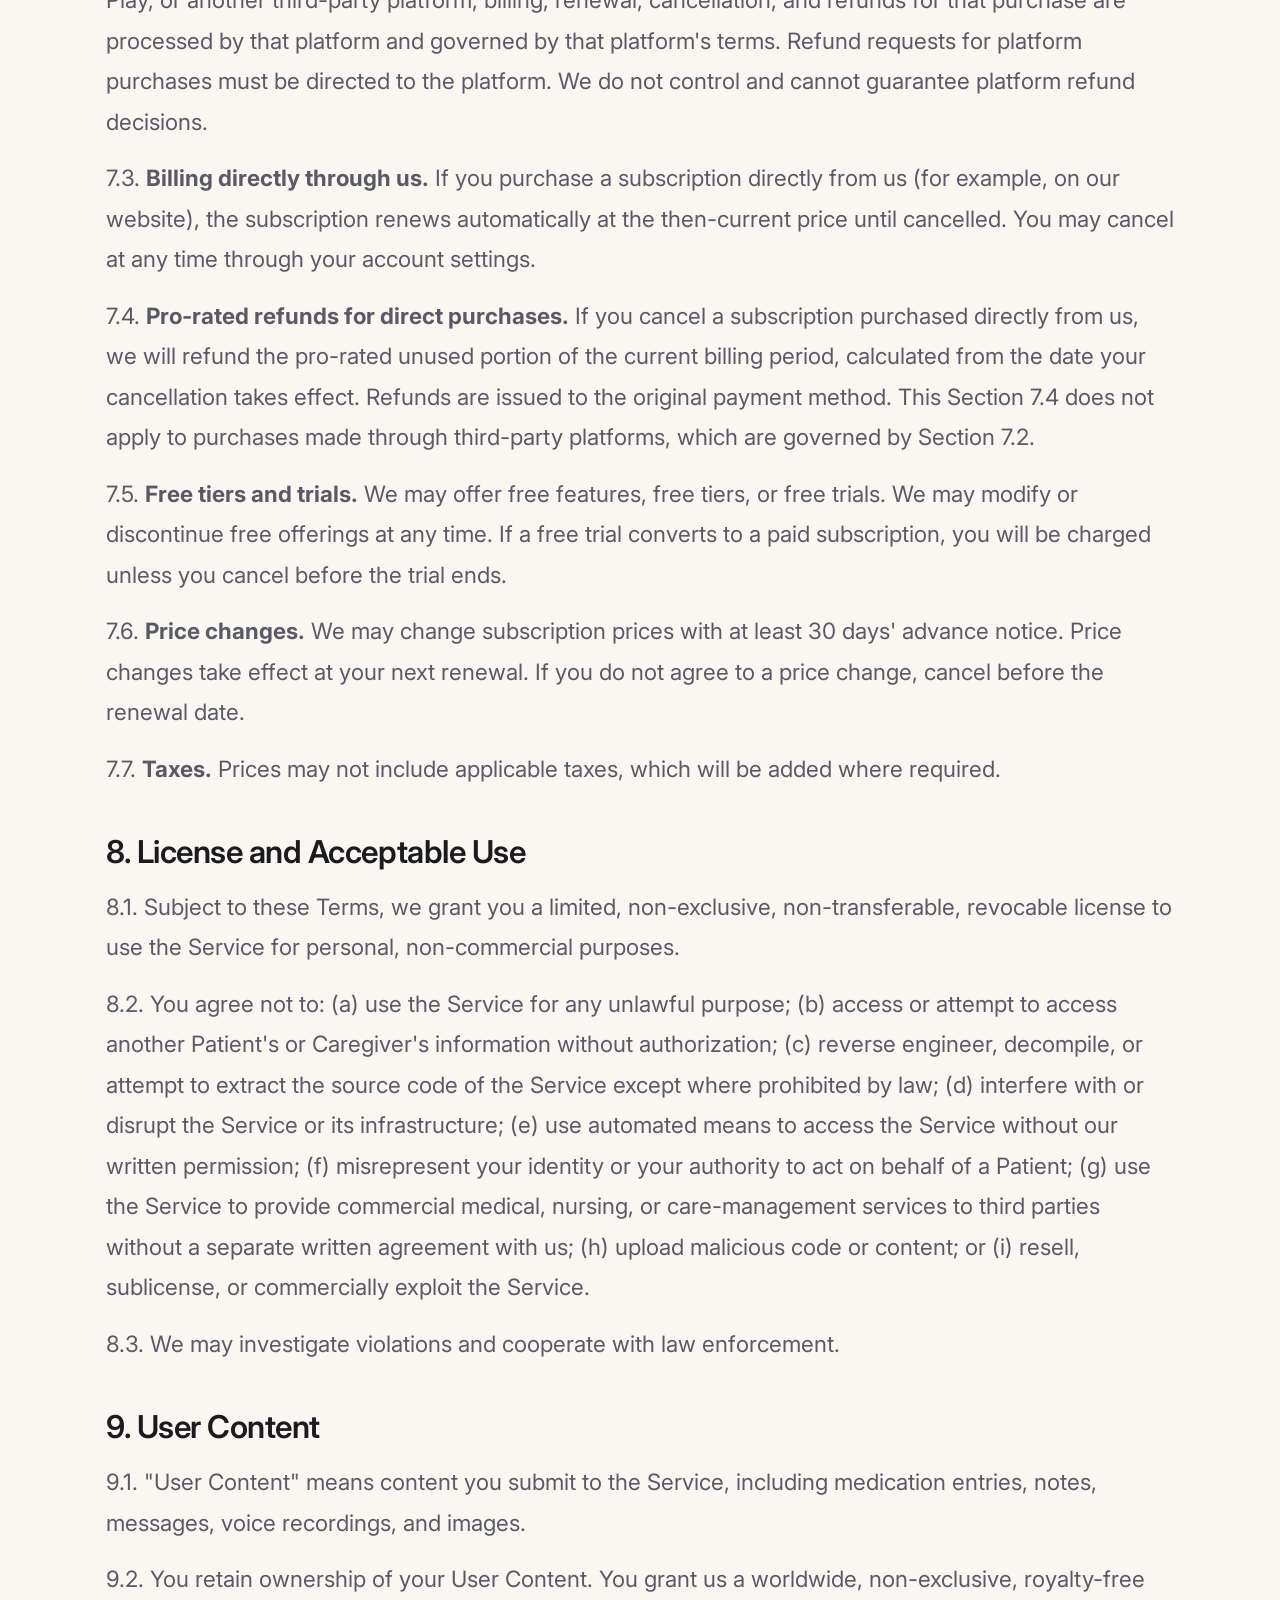
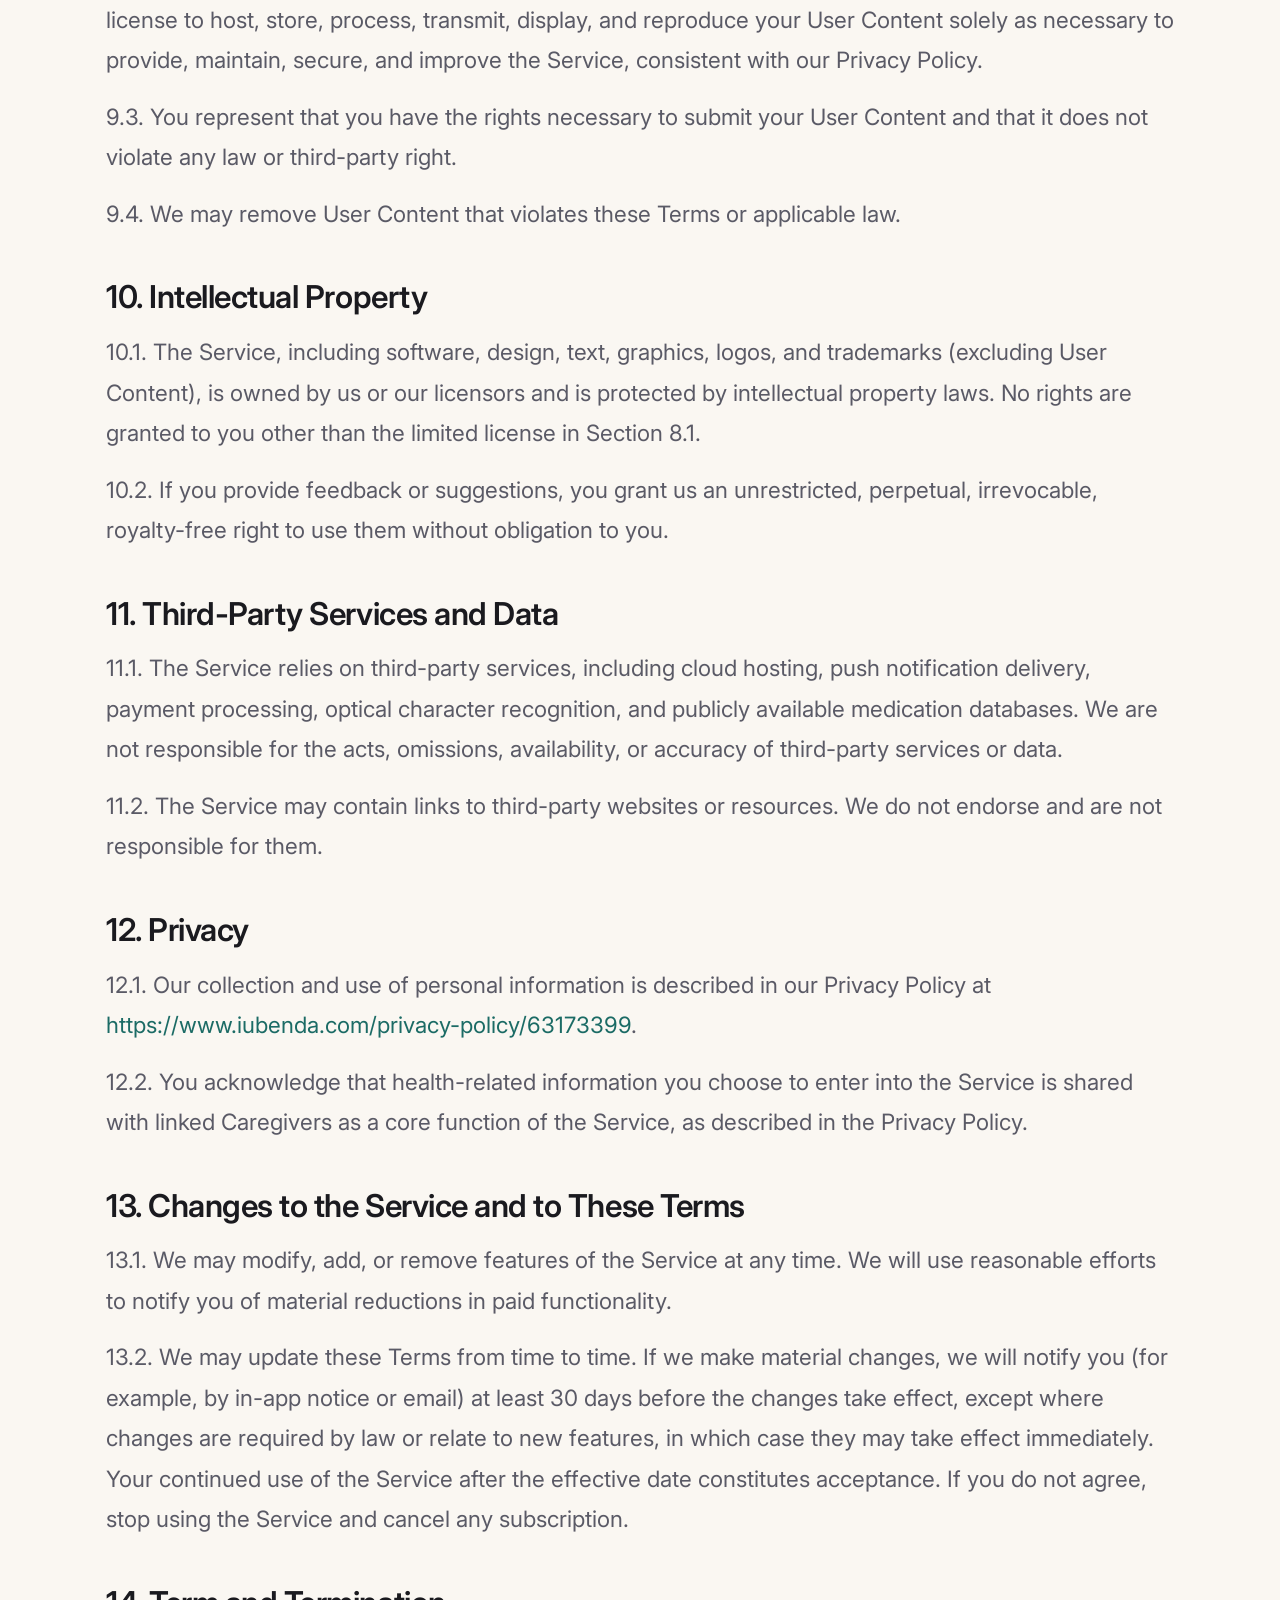
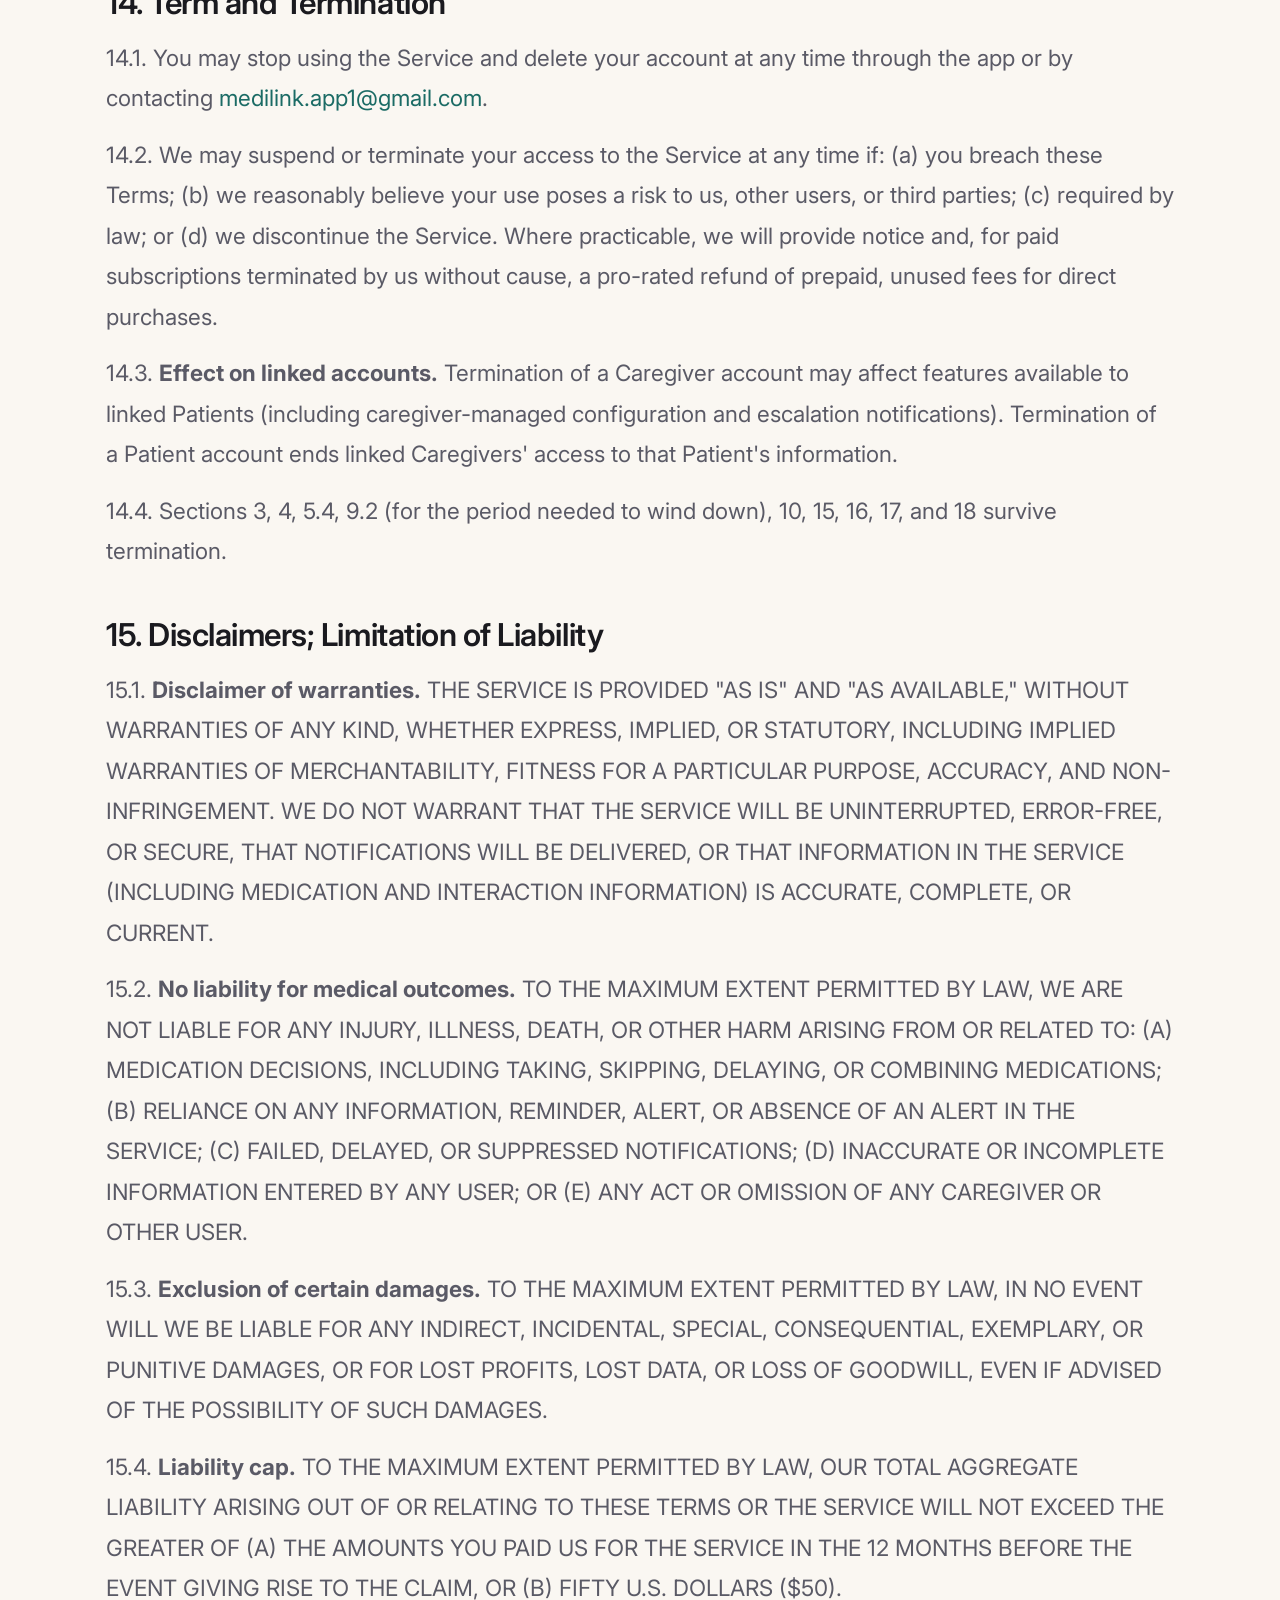
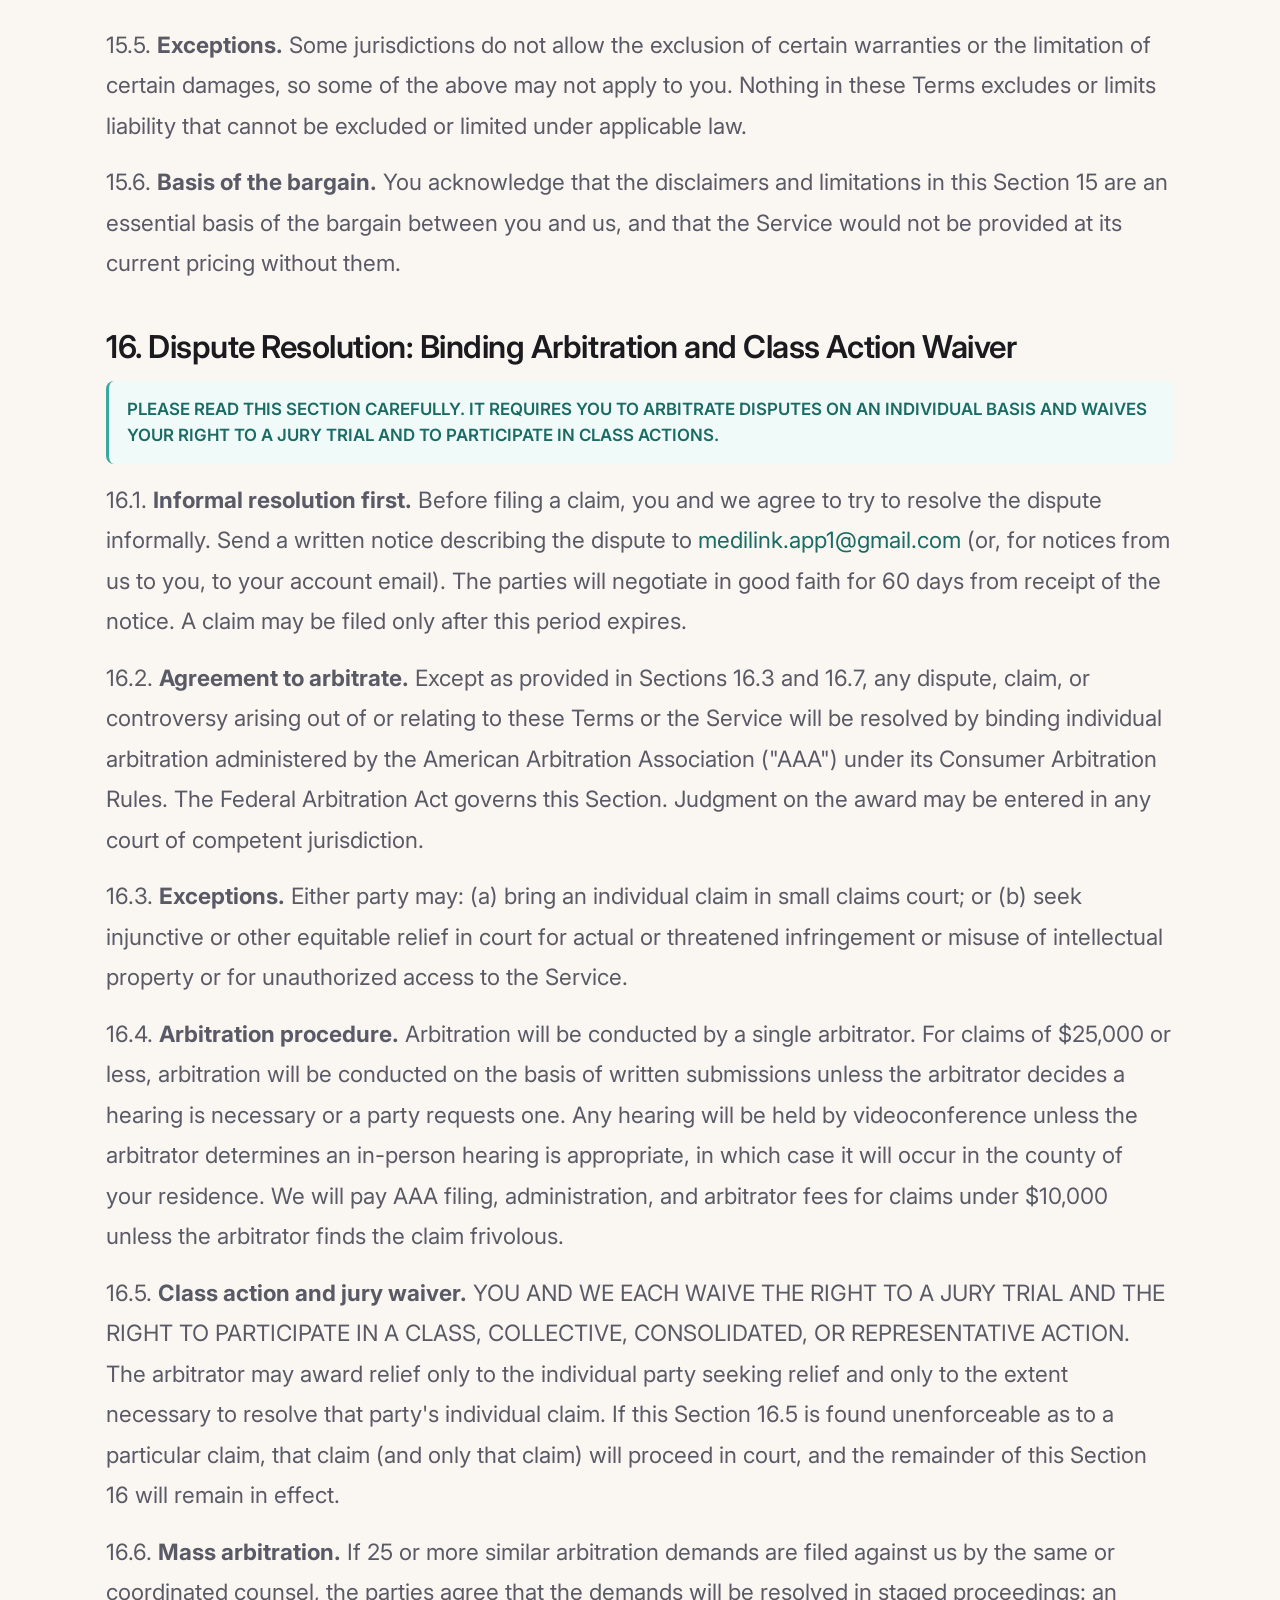
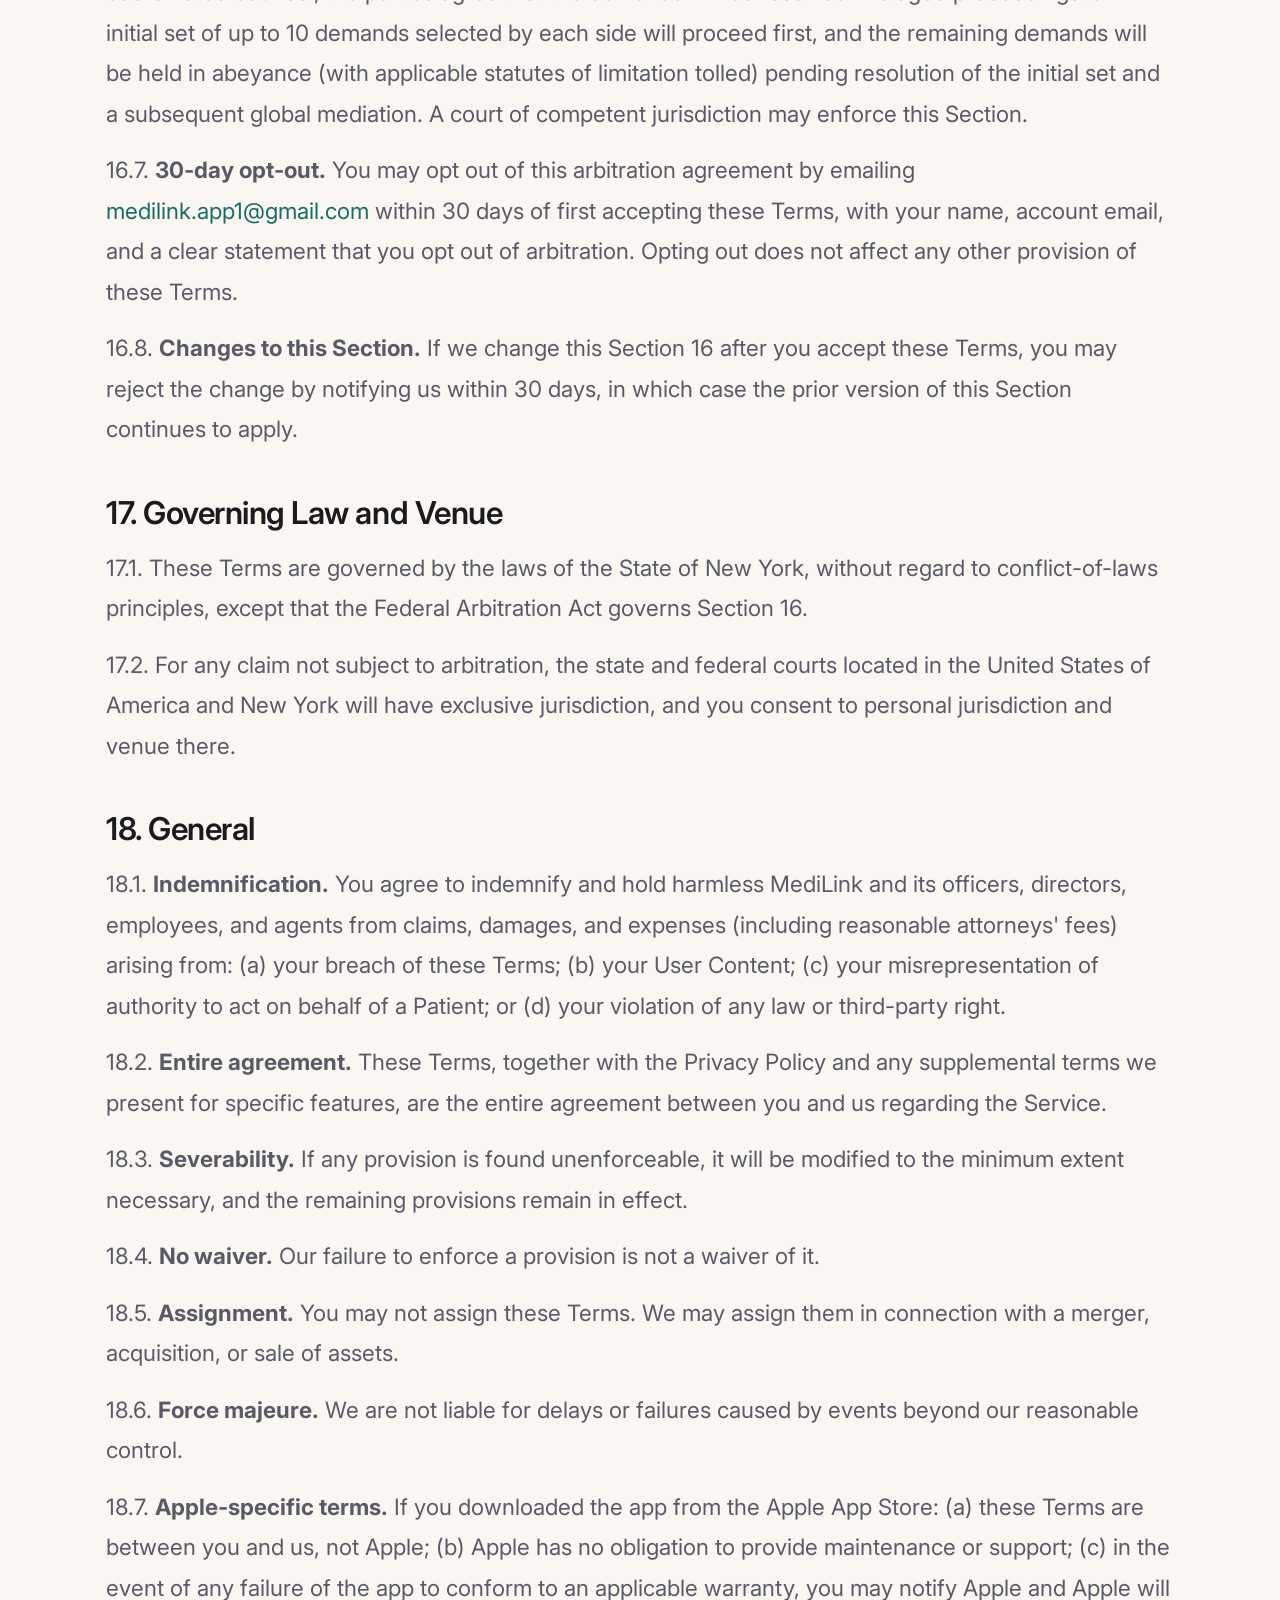
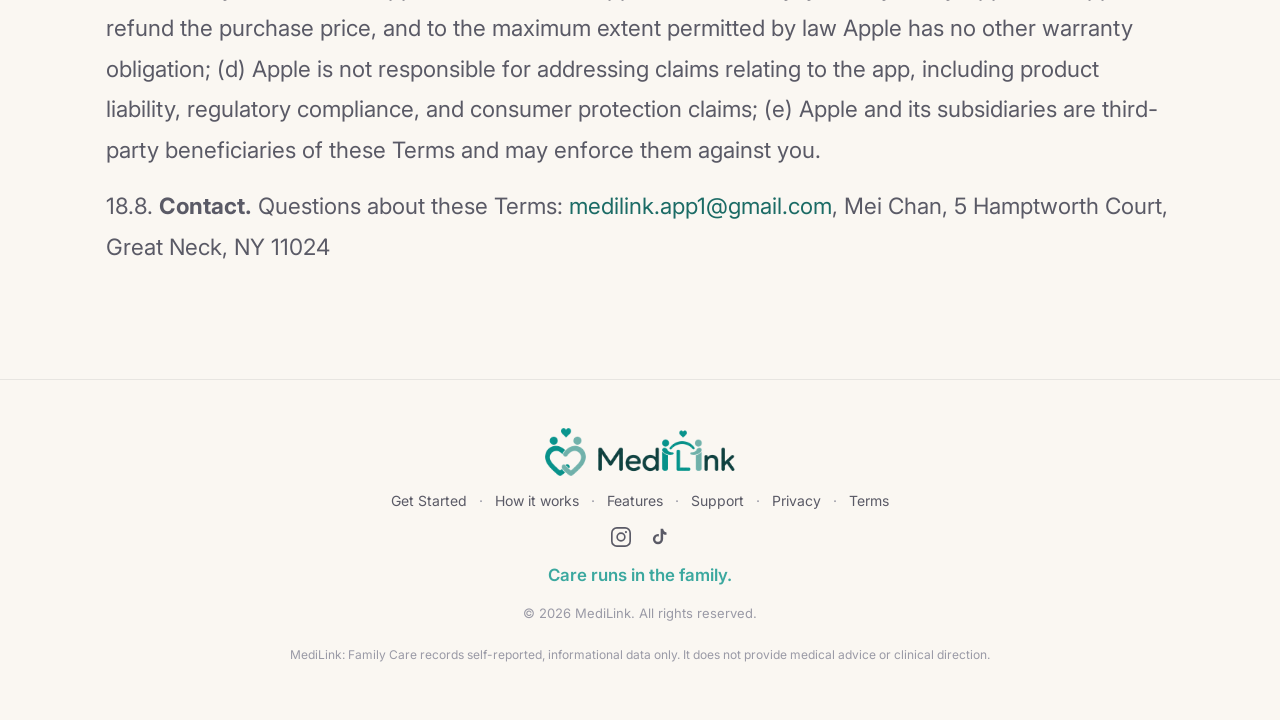
<file: terms.html>
<!DOCTYPE html>
<html lang="en">
<head>
  <meta charset="UTF-8" />
  <meta name="viewport" content="width=device-width, initial-scale=1.0" />
  <title>Terms of Service — MediLink: Family Care</title>
  <meta name="description" content="Terms of Service for MediLink: Family Care." />
  <link rel="preconnect" href="https://fonts.googleapis.com" />
  <link rel="preconnect" href="https://fonts.gstatic.com" crossorigin />
  <link href="https://fonts.googleapis.com/css2?family=DM+Serif+Display:ital@0;1&family=Inter:wght@400;500;600&display=swap" rel="stylesheet" />
  <link rel="icon" type="image/png" href="logosmall.png">
  <link rel="apple-touch-icon" href="logosmall.png">
  <link rel="stylesheet" href="style.css" />
</head>
<body>

  <!-- ===== Branded header ===== -->
  <header class="site-header">
    <div class="container nav">
      <a href="index.html" class="brand"><img src="logo.png?v=2" alt="MediLink" class="nav-logo"></a>
      <nav class="nav-links">
        <a href="index.html#get-started">Get Started</a>
        <a href="index.html#how">How it works</a>
        <a href="index.html#why">Features</a>
        <a href="support.html">Support</a>
        <a href="privacy.html">Privacy</a>
        <a href="terms.html">Terms</a>
      </nav>
      <a href="index.html#download" class="app-store-badge nav-cta"><img src="app-store-badge.svg" alt="Download on the App Store" style="height: 40px; width: auto; display: block;"></a>
    </div>
  </header>

  <main class="legal-main">
    <a href="index.html" class="back-home">← Back to Home</a>
    <h1>Terms of Service</h1>
    <p class="legal-meta">Last updated: June 18, 2026</p>

    <div id="legal-content">

      <p class="legal-callout">PLEASE READ THESE TERMS CAREFULLY. THEY CONTAIN A BINDING ARBITRATION PROVISION AND CLASS ACTION WAIVER (SECTION 16) THAT AFFECT YOUR LEGAL RIGHTS. THEY ALSO CONTAIN IMPORTANT DISCLAIMERS: MEDILINK IS NOT A MEDICAL DEVICE, DOES NOT PROVIDE MEDICAL ADVICE, AND IS NOT AN EMERGENCY MONITORING SERVICE (SECTIONS 3 AND 4).</p>

      <p>These Terms of Service ("Terms") are a legal agreement between you and Mei Chan, an individual operating the MediLink mobile application, websites, and related services (collectively, the "Service").</p>

      <p>By creating an account, accessing, or using the Service, you agree to these Terms and to our Privacy Policy, available at <a href="https://www.iubenda.com/privacy-policy/63173399" target="_blank" rel="noopener">https://www.iubenda.com/privacy-policy/63173399</a>, which is incorporated into these Terms by reference. If you do not agree, do not use the Service.</p>

      <h2>1. Eligibility</h2>
      <p>1.1. You must be at least 18 years old to create an account or use the Service. By using the Service, you represent that you are 18 or older.</p>
      <p>1.2. The Service is not directed to children, and we do not knowingly collect personal information from anyone under 18. If we learn that an account holder is under 18, we will terminate the account.</p>
      <p>1.3. You must provide accurate, current, and complete information when creating an account and keep it updated.</p>
      <p>1.4. The Service is intended for users located in the United States. We make no representation that the Service is appropriate or available in other locations.</p>

      <h2>2. Description of the Service</h2>
      <p>2.1. MediLink is a consumer software application that allows individuals ("Patients") to record information about their own medication use, and allows family members or other individuals designated by or for a Patient ("Caregivers") to view that self-reported information, receive notifications, communicate with the Patient, and manage certain account settings on the Patient's behalf.</p>
      <p>2.2. The Service operates in different modes (including a simplified patient mode, a standard patient mode, and a caregiver mode) that present different features. All modes are governed by these Terms.</p>
      <p>2.3. All dose records, logs, and adherence information in the Service reflect information self-reported by the Patient or entered by a Caregiver. MediLink does not verify, and has no ability to verify, whether any medication was actually taken, skipped, or taken correctly.</p>

      <h2>3. Not Medical Advice; Not a Medical Device</h2>
      <p>3.1. MediLink is a record-keeping and communication tool only. The Service does not provide medical advice, diagnosis, treatment, or clinical recommendations of any kind.</p>
      <p>3.2. The Service is not a medical device and has not been evaluated, cleared, or approved by the U.S. Food and Drug Administration or any other regulatory body.</p>
      <p>3.3. We are not a healthcare provider, pharmacy, or pharmacist, and no content in the Service creates a provider-patient relationship between you and MediLink.</p>
      <p>3.4. Information displayed in the Service, including medication information, schedules, reminders, refill estimates, and drug interaction information, is provided for general informational purposes only. Drug interaction information is derived from third-party data sources, including publicly available U.S. government databases, and may be incomplete, outdated, or inaccurate. The presence or absence of an interaction flag in the Service is not a statement about the safety of any medication or combination of medications.</p>
      <p>3.5. Nothing in the Service is a substitute for the judgment of a licensed healthcare professional. Decisions about whether, when, and how to take any medication are made solely by the Patient and the Patient's healthcare providers. Always seek the advice of a qualified healthcare professional with any questions regarding a medical condition or medication. Never disregard or delay seeking professional medical advice because of information displayed in the Service.</p>

      <h2>4. Not an Emergency or Monitoring Service</h2>
      <p>4.1. The Service is not an emergency response, medical alert, or safety monitoring service. Do not rely on the Service to detect, prevent, or respond to medical emergencies.</p>
      <p>4.2. Notifications, reminders, alerts, and escalation messages (including alerts triggered by missed-dose patterns) are delivered on a commercially reasonable, best-effort basis only. Delivery depends on factors outside our control, including device settings, operating system behavior, network connectivity, third-party push notification services, and battery or power state. Notifications may be delayed, suppressed, or never delivered, and you must not rely on them.</p>
      <p>4.3. The "tap to call" feature connects to a contact designated within the app. It does not contact emergency services unless that contact is itself an emergency number, and it is not a substitute for dialing 911.</p>
      <p>4.4. If you believe you or anyone else is experiencing a medical emergency, call 911 (or your local emergency number) immediately.</p>

      <h2>5. Caregiver and Patient Relationships</h2>
      <p>5.1. <strong>Caregiver authorization.</strong> If you use the Service as a Caregiver, you represent and warrant that: (a) you have obtained the Patient's consent to create or manage their profile, view their self-reported medication information, and receive notifications about them; or (b) you are legally authorized to act on the Patient's behalf (for example, as a legal guardian or under a valid power of attorney). You agree to provide evidence of such consent or authority upon our request.</p>
      <p>5.2. <strong>Caregiver-managed accounts.</strong> Certain Patient accounts (including accounts configured in simplified mode) may be created and managed entirely by a Caregiver. The Caregiver who creates or manages such an account is responsible for the accuracy of the information entered, for configuring the account appropriately for the Patient, and for ensuring the Patient understands how the Service works.</p>
      <p>5.3. <strong>Information sharing.</strong> Patients and Caregivers acknowledge that the Service is designed to share Patient self-reported information (including dose logs, skip records, and missed-dose status) with linked Caregivers, and that multiple Caregivers may be linked to a single Patient. Details of how information is shared are described in our Privacy Policy.</p>
      <p>5.4. <strong>Caregivers are not our agents.</strong> Caregivers act on behalf of Patients, not on behalf of MediLink. We are not responsible for any act or omission of any Caregiver, including failure to respond to notifications, errors in medication information entered into the Service, or decisions made based on information in the Service.</p>
      <p>5.5. <strong>Accuracy of entered information.</strong> Medication names, dosages, schedules, and quantities in the Service are entered by users (or extracted from user-submitted images and confirmed by users). We do not verify this information against prescriptions or pharmacy records. You are solely responsible for confirming that entered information matches the instructions provided by the prescribing healthcare provider and pharmacy.</p>

      <h2>6. Accounts and Security</h2>
      <p>6.1. You are responsible for maintaining the confidentiality of your login credentials and for all activity under your account.</p>
      <p>6.2. Notify us promptly at <a href="mailto:medilink.app1@gmail.com">medilink.app1@gmail.com</a> of any unauthorized use of your account.</p>
      <p>6.3. We may suspend or terminate accounts as described in Section 14.</p>

      <h2>7. Subscriptions, Billing, and Refunds</h2>
      <p>7.1. <strong>Plans.</strong> Certain features of the Service, including caregiver features, require a paid subscription. Current plans, pricing, and included features are described in the app or on our website and may change as described in Section 7.6.</p>
      <p>7.2. <strong>Billing through app stores.</strong> If you purchase a subscription through the Apple App Store, Google Play, or another third-party platform, billing, renewal, cancellation, and refunds for that purchase are processed by that platform and governed by that platform's terms. Refund requests for platform purchases must be directed to the platform. We do not control and cannot guarantee platform refund decisions.</p>
      <p>7.3. <strong>Billing directly through us.</strong> If you purchase a subscription directly from us (for example, on our website), the subscription renews automatically at the then-current price until cancelled. You may cancel at any time through your account settings.</p>
      <p>7.4. <strong>Pro-rated refunds for direct purchases.</strong> If you cancel a subscription purchased directly from us, we will refund the pro-rated unused portion of the current billing period, calculated from the date your cancellation takes effect. Refunds are issued to the original payment method. This Section 7.4 does not apply to purchases made through third-party platforms, which are governed by Section 7.2.</p>
      <p>7.5. <strong>Free tiers and trials.</strong> We may offer free features, free tiers, or free trials. We may modify or discontinue free offerings at any time. If a free trial converts to a paid subscription, you will be charged unless you cancel before the trial ends.</p>
      <p>7.6. <strong>Price changes.</strong> We may change subscription prices with at least 30 days' advance notice. Price changes take effect at your next renewal. If you do not agree to a price change, cancel before the renewal date.</p>
      <p>7.7. <strong>Taxes.</strong> Prices may not include applicable taxes, which will be added where required.</p>

      <h2>8. License and Acceptable Use</h2>
      <p>8.1. Subject to these Terms, we grant you a limited, non-exclusive, non-transferable, revocable license to use the Service for personal, non-commercial purposes.</p>
      <p>8.2. You agree not to: (a) use the Service for any unlawful purpose; (b) access or attempt to access another Patient's or Caregiver's information without authorization; (c) reverse engineer, decompile, or attempt to extract the source code of the Service except where prohibited by law; (d) interfere with or disrupt the Service or its infrastructure; (e) use automated means to access the Service without our written permission; (f) misrepresent your identity or your authority to act on behalf of a Patient; (g) use the Service to provide commercial medical, nursing, or care-management services to third parties without a separate written agreement with us; (h) upload malicious code or content; or (i) resell, sublicense, or commercially exploit the Service.</p>
      <p>8.3. We may investigate violations and cooperate with law enforcement.</p>

      <h2>9. User Content</h2>
      <p>9.1. "User Content" means content you submit to the Service, including medication entries, notes, messages, voice recordings, and images.</p>
      <p>9.2. You retain ownership of your User Content. You grant us a worldwide, non-exclusive, royalty-free license to host, store, process, transmit, display, and reproduce your User Content solely as necessary to provide, maintain, secure, and improve the Service, consistent with our Privacy Policy.</p>
      <p>9.3. You represent that you have the rights necessary to submit your User Content and that it does not violate any law or third-party right.</p>
      <p>9.4. We may remove User Content that violates these Terms or applicable law.</p>

      <h2>10. Intellectual Property</h2>
      <p>10.1. The Service, including software, design, text, graphics, logos, and trademarks (excluding User Content), is owned by us or our licensors and is protected by intellectual property laws. No rights are granted to you other than the limited license in Section 8.1.</p>
      <p>10.2. If you provide feedback or suggestions, you grant us an unrestricted, perpetual, irrevocable, royalty-free right to use them without obligation to you.</p>

      <h2>11. Third-Party Services and Data</h2>
      <p>11.1. The Service relies on third-party services, including cloud hosting, push notification delivery, payment processing, optical character recognition, and publicly available medication databases. We are not responsible for the acts, omissions, availability, or accuracy of third-party services or data.</p>
      <p>11.2. The Service may contain links to third-party websites or resources. We do not endorse and are not responsible for them.</p>

      <h2>12. Privacy</h2>
      <p>12.1. Our collection and use of personal information is described in our Privacy Policy at <a href="https://www.iubenda.com/privacy-policy/63173399" target="_blank" rel="noopener">https://www.iubenda.com/privacy-policy/63173399</a>.</p>
      <p>12.2. You acknowledge that health-related information you choose to enter into the Service is shared with linked Caregivers as a core function of the Service, as described in the Privacy Policy.</p>

      <h2>13. Changes to the Service and to These Terms</h2>
      <p>13.1. We may modify, add, or remove features of the Service at any time. We will use reasonable efforts to notify you of material reductions in paid functionality.</p>
      <p>13.2. We may update these Terms from time to time. If we make material changes, we will notify you (for example, by in-app notice or email) at least 30 days before the changes take effect, except where changes are required by law or relate to new features, in which case they may take effect immediately. Your continued use of the Service after the effective date constitutes acceptance. If you do not agree, stop using the Service and cancel any subscription.</p>

      <h2>14. Term and Termination</h2>
      <p>14.1. You may stop using the Service and delete your account at any time through the app or by contacting <a href="mailto:medilink.app1@gmail.com">medilink.app1@gmail.com</a>.</p>
      <p>14.2. We may suspend or terminate your access to the Service at any time if: (a) you breach these Terms; (b) we reasonably believe your use poses a risk to us, other users, or third parties; (c) required by law; or (d) we discontinue the Service. Where practicable, we will provide notice and, for paid subscriptions terminated by us without cause, a pro-rated refund of prepaid, unused fees for direct purchases.</p>
      <p>14.3. <strong>Effect on linked accounts.</strong> Termination of a Caregiver account may affect features available to linked Patients (including caregiver-managed configuration and escalation notifications). Termination of a Patient account ends linked Caregivers' access to that Patient's information.</p>
      <p>14.4. Sections 3, 4, 5.4, 9.2 (for the period needed to wind down), 10, 15, 16, 17, and 18 survive termination.</p>

      <h2>15. Disclaimers; Limitation of Liability</h2>
      <p>15.1. <strong>Disclaimer of warranties.</strong> THE SERVICE IS PROVIDED "AS IS" AND "AS AVAILABLE," WITHOUT WARRANTIES OF ANY KIND, WHETHER EXPRESS, IMPLIED, OR STATUTORY, INCLUDING IMPLIED WARRANTIES OF MERCHANTABILITY, FITNESS FOR A PARTICULAR PURPOSE, ACCURACY, AND NON-INFRINGEMENT. WE DO NOT WARRANT THAT THE SERVICE WILL BE UNINTERRUPTED, ERROR-FREE, OR SECURE, THAT NOTIFICATIONS WILL BE DELIVERED, OR THAT INFORMATION IN THE SERVICE (INCLUDING MEDICATION AND INTERACTION INFORMATION) IS ACCURATE, COMPLETE, OR CURRENT.</p>
      <p>15.2. <strong>No liability for medical outcomes.</strong> TO THE MAXIMUM EXTENT PERMITTED BY LAW, WE ARE NOT LIABLE FOR ANY INJURY, ILLNESS, DEATH, OR OTHER HARM ARISING FROM OR RELATED TO: (A) MEDICATION DECISIONS, INCLUDING TAKING, SKIPPING, DELAYING, OR COMBINING MEDICATIONS; (B) RELIANCE ON ANY INFORMATION, REMINDER, ALERT, OR ABSENCE OF AN ALERT IN THE SERVICE; (C) FAILED, DELAYED, OR SUPPRESSED NOTIFICATIONS; (D) INACCURATE OR INCOMPLETE INFORMATION ENTERED BY ANY USER; OR (E) ANY ACT OR OMISSION OF ANY CAREGIVER OR OTHER USER.</p>
      <p>15.3. <strong>Exclusion of certain damages.</strong> TO THE MAXIMUM EXTENT PERMITTED BY LAW, IN NO EVENT WILL WE BE LIABLE FOR ANY INDIRECT, INCIDENTAL, SPECIAL, CONSEQUENTIAL, EXEMPLARY, OR PUNITIVE DAMAGES, OR FOR LOST PROFITS, LOST DATA, OR LOSS OF GOODWILL, EVEN IF ADVISED OF THE POSSIBILITY OF SUCH DAMAGES.</p>
      <p>15.4. <strong>Liability cap.</strong> TO THE MAXIMUM EXTENT PERMITTED BY LAW, OUR TOTAL AGGREGATE LIABILITY ARISING OUT OF OR RELATING TO THESE TERMS OR THE SERVICE WILL NOT EXCEED THE GREATER OF (A) THE AMOUNTS YOU PAID US FOR THE SERVICE IN THE 12 MONTHS BEFORE THE EVENT GIVING RISE TO THE CLAIM, OR (B) FIFTY U.S. DOLLARS ($50).</p>
      <p>15.5. <strong>Exceptions.</strong> Some jurisdictions do not allow the exclusion of certain warranties or the limitation of certain damages, so some of the above may not apply to you. Nothing in these Terms excludes or limits liability that cannot be excluded or limited under applicable law.</p>
      <p>15.6. <strong>Basis of the bargain.</strong> You acknowledge that the disclaimers and limitations in this Section 15 are an essential basis of the bargain between you and us, and that the Service would not be provided at its current pricing without them.</p>

      <h2>16. Dispute Resolution: Binding Arbitration and Class Action Waiver</h2>
      <p class="legal-callout">PLEASE READ THIS SECTION CAREFULLY. IT REQUIRES YOU TO ARBITRATE DISPUTES ON AN INDIVIDUAL BASIS AND WAIVES YOUR RIGHT TO A JURY TRIAL AND TO PARTICIPATE IN CLASS ACTIONS.</p>
      <p>16.1. <strong>Informal resolution first.</strong> Before filing a claim, you and we agree to try to resolve the dispute informally. Send a written notice describing the dispute to <a href="mailto:medilink.app1@gmail.com">medilink.app1@gmail.com</a> (or, for notices from us to you, to your account email). The parties will negotiate in good faith for 60 days from receipt of the notice. A claim may be filed only after this period expires.</p>
      <p>16.2. <strong>Agreement to arbitrate.</strong> Except as provided in Sections 16.3 and 16.7, any dispute, claim, or controversy arising out of or relating to these Terms or the Service will be resolved by binding individual arbitration administered by the American Arbitration Association ("AAA") under its Consumer Arbitration Rules. The Federal Arbitration Act governs this Section. Judgment on the award may be entered in any court of competent jurisdiction.</p>
      <p>16.3. <strong>Exceptions.</strong> Either party may: (a) bring an individual claim in small claims court; or (b) seek injunctive or other equitable relief in court for actual or threatened infringement or misuse of intellectual property or for unauthorized access to the Service.</p>
      <p>16.4. <strong>Arbitration procedure.</strong> Arbitration will be conducted by a single arbitrator. For claims of $25,000 or less, arbitration will be conducted on the basis of written submissions unless the arbitrator decides a hearing is necessary or a party requests one. Any hearing will be held by videoconference unless the arbitrator determines an in-person hearing is appropriate, in which case it will occur in the county of your residence. We will pay AAA filing, administration, and arbitrator fees for claims under $10,000 unless the arbitrator finds the claim frivolous.</p>
      <p>16.5. <strong>Class action and jury waiver.</strong> YOU AND WE EACH WAIVE THE RIGHT TO A JURY TRIAL AND THE RIGHT TO PARTICIPATE IN A CLASS, COLLECTIVE, CONSOLIDATED, OR REPRESENTATIVE ACTION. The arbitrator may award relief only to the individual party seeking relief and only to the extent necessary to resolve that party's individual claim. If this Section 16.5 is found unenforceable as to a particular claim, that claim (and only that claim) will proceed in court, and the remainder of this Section 16 will remain in effect.</p>
      <p>16.6. <strong>Mass arbitration.</strong> If 25 or more similar arbitration demands are filed against us by the same or coordinated counsel, the parties agree that the demands will be resolved in staged proceedings: an initial set of up to 10 demands selected by each side will proceed first, and the remaining demands will be held in abeyance (with applicable statutes of limitation tolled) pending resolution of the initial set and a subsequent global mediation. A court of competent jurisdiction may enforce this Section.</p>
      <p>16.7. <strong>30-day opt-out.</strong> You may opt out of this arbitration agreement by emailing <a href="mailto:medilink.app1@gmail.com">medilink.app1@gmail.com</a> within 30 days of first accepting these Terms, with your name, account email, and a clear statement that you opt out of arbitration. Opting out does not affect any other provision of these Terms.</p>
      <p>16.8. <strong>Changes to this Section.</strong> If we change this Section 16 after you accept these Terms, you may reject the change by notifying us within 30 days, in which case the prior version of this Section continues to apply.</p>

      <h2>17. Governing Law and Venue</h2>
      <p>17.1. These Terms are governed by the laws of the State of New York, without regard to conflict-of-laws principles, except that the Federal Arbitration Act governs Section 16.</p>
      <p>17.2. For any claim not subject to arbitration, the state and federal courts located in the United States of America and New York will have exclusive jurisdiction, and you consent to personal jurisdiction and venue there.</p>

      <h2>18. General</h2>
      <p>18.1. <strong>Indemnification.</strong> You agree to indemnify and hold harmless MediLink and its officers, directors, employees, and agents from claims, damages, and expenses (including reasonable attorneys' fees) arising from: (a) your breach of these Terms; (b) your User Content; (c) your misrepresentation of authority to act on behalf of a Patient; or (d) your violation of any law or third-party right.</p>
      <p>18.2. <strong>Entire agreement.</strong> These Terms, together with the Privacy Policy and any supplemental terms we present for specific features, are the entire agreement between you and us regarding the Service.</p>
      <p>18.3. <strong>Severability.</strong> If any provision is found unenforceable, it will be modified to the minimum extent necessary, and the remaining provisions remain in effect.</p>
      <p>18.4. <strong>No waiver.</strong> Our failure to enforce a provision is not a waiver of it.</p>
      <p>18.5. <strong>Assignment.</strong> You may not assign these Terms. We may assign them in connection with a merger, acquisition, or sale of assets.</p>
      <p>18.6. <strong>Force majeure.</strong> We are not liable for delays or failures caused by events beyond our reasonable control.</p>
      <p>18.7. <strong>Apple-specific terms.</strong> If you downloaded the app from the Apple App Store: (a) these Terms are between you and us, not Apple; (b) Apple has no obligation to provide maintenance or support; (c) in the event of any failure of the app to conform to an applicable warranty, you may notify Apple and Apple will refund the purchase price, and to the maximum extent permitted by law Apple has no other warranty obligation; (d) Apple is not responsible for addressing claims relating to the app, including product liability, regulatory compliance, and consumer protection claims; (e) Apple and its subsidiaries are third-party beneficiaries of these Terms and may enforce them against you.</p>
      <p>18.8. <strong>Contact.</strong> Questions about these Terms: <a href="mailto:medilink.app1@gmail.com">medilink.app1@gmail.com</a>, Mei Chan, 5 Hamptworth Court, Great Neck, NY 11024</p>

    </div>
  </main>

  <!-- ===== Footer ===== -->
  <footer class="site-footer">
    <div class="container footer-inner">
      <div class="footer-brand"><img src="logo.png?v=2" alt="MediLink: Family Care" class="footer-logo" /></div>
      <div class="footer-links">
        <a href="index.html#get-started">Get Started</a>
        <span aria-hidden="true">·</span>
        <a href="index.html#how">How it works</a>
        <span aria-hidden="true">·</span>
        <a href="index.html#why">Features</a>
        <span aria-hidden="true">·</span>
        <a href="support.html">Support</a>
        <span aria-hidden="true">·</span>
        <a href="privacy.html">Privacy</a>
        <span aria-hidden="true">·</span>
        <a href="terms.html">Terms</a>
      </div>
      <div class="footer-social">
        <a href="https://www.instagram.com/medilinkapp_?igsh=MXVrNnhsc3F5cW9yNw%3D%3D&utm_source=qr" target="_blank" rel="noopener" aria-label="MediLink on Instagram">
          <svg viewBox="0 0 24 24" fill="none" xmlns="http://www.w3.org/2000/svg" aria-hidden="true"><rect x="2" y="2" width="20" height="20" rx="5.5" stroke="currentColor" stroke-width="1.8"/><circle cx="12" cy="12" r="4.2" stroke="currentColor" stroke-width="1.8"/><circle cx="17.4" cy="6.6" r="1.2" fill="currentColor"/></svg>
        </a>
        <a href="https://www.tiktok.com/@medilinkapp" target="_blank" rel="noopener" aria-label="MediLink on TikTok">
          <svg viewBox="0 0 24 24" fill="currentColor" xmlns="http://www.w3.org/2000/svg" aria-hidden="true"><path d="M16.5 3c.3 2.1 1.6 3.7 3.7 4v2.6c-1.3.1-2.6-.3-3.7-1v5.7a5.6 5.6 0 1 1-5.6-5.6c.3 0 .6 0 .9.1v2.7a2.9 2.9 0 1 0 2 2.8V3h2.7z"/></svg>
        </a>
      </div>
      <p class="footer-tagline">Care runs in the family.</p>
      <p class="footer-copy">© 2026 MediLink. All rights reserved.</p>
      <p class="disclaimer">MediLink: Family Care records self-reported, informational data only. It does not provide medical advice or clinical direction.</p>
    </div>
  </footer>

</body>
</html>
</file>
<file: style.css>
/* ===== MediLink: Family Care — Stylesheet (Cal AI-style redesign) ===== */

:root {
  --accent: #3BA89F;
  --accent-soft: #F0FAF9;
  --accent-ink: #1B6B65;
  --bg: #FAF7F2;
  --ink: #1A1A1F;
  --white: #FFFFFF;
  --text-primary: #1A1A1F;
  --text-secondary: #5A5A66;
  --text-tertiary: #9A9AA6;
  --border: rgba(20, 20, 30, 0.08);
  --border-dark: rgba(255, 255, 255, 0.08);

  --radius: 16px;
  --shadow: 0 1px 3px rgba(20, 20, 30, 0.04), 0 4px 16px rgba(20, 20, 30, 0.04);
  --max-width: 1440px;
}

/* ===== Reset ===== */
*,
*::before,
*::after {
  box-sizing: border-box;
  margin: 0;
  padding: 0;
}

html {
  scroll-behavior: smooth;
  font-size: 18px;
}

body {
  font-family: 'Inter', -apple-system, BlinkMacSystemFont, 'Segoe UI', sans-serif;
  font-weight: 400;
  background-color: var(--bg);
  color: var(--text-primary);
  line-height: 1.6;
  -webkit-font-smoothing: antialiased;
  text-rendering: optimizeLegibility;
}

h1, h2, h3, h4 {
  font-weight: 600;
  line-height: 1.2;
  color: var(--text-primary);
  letter-spacing: -0.015em;
}

p {
  color: var(--text-secondary);
}

a {
  color: var(--accent-ink);
  text-decoration: none;
}

a:hover {
  text-decoration: underline;
}

/* ===== Layout helpers ===== */
.container {
  width: 100%;
  max-width: var(--max-width);
  margin: 0 auto;
  padding: 0 56px;
}

section {
  padding: 80px 0;
}

.section-head {
  max-width: 620px;
  margin: 0 0 48px;
}

.section-head--left {
  text-align: left;
}

.section-head h2 {
  font-size: clamp(1.75rem, 3vw, 2.25rem);
  margin-bottom: 14px;
}

.section-head p {
  font-size: 1.125rem;
}

.eyebrow {
  display: inline-block;
  font-size: 0.8125rem;
  font-weight: 600;
  letter-spacing: 0.04em;
  text-transform: uppercase;
  color: var(--accent-ink);
  background-color: var(--accent-soft);
  padding: 6px 14px;
  border-radius: 999px;
  margin-bottom: 20px;
}

/* ===== Buttons ===== */
.btn {
  display: inline-flex;
  align-items: center;
  justify-content: center;
  gap: 10px;
  font-family: inherit;
  font-weight: 600;
  font-size: 1rem;
  padding: 14px 28px;
  border-radius: 12px;
  border: 1px solid transparent;
  cursor: pointer;
  transition: background-color 0.15s ease, transform 0.05s ease, border-color 0.15s ease, color 0.15s ease;
}

.btn:hover {
  text-decoration: none;
}

.btn-primary {
  background-color: var(--accent);
  color: var(--white);
}

.btn-primary:hover {
  background-color: var(--accent-ink);
}

.btn-primary:active {
  transform: translateY(1px);
}

.btn-outline {
  background-color: transparent;
  color: var(--accent-ink);
  border-color: var(--border);
}

.btn-outline:hover {
  border-color: var(--accent);
  background-color: var(--accent-soft);
}

.btn-cta-light {
  background-color: var(--ink);
  color: var(--white);
}

.btn-cta-light:hover {
  background-color: var(--accent);
  color: var(--white);
}

.btn-hero {
  width: 260px;
  height: 52px;
  font-size: 1rem;
}

.app-store-badge {
  display: inline-block;
  background: transparent;
  border: none;
  padding: 0;
  line-height: 0;
}

.app-store-badge:hover {
  text-decoration: none;
}

/* ===== Site header / nav (white) ===== */
.site-header {
  position: sticky;
  top: 0;
  left: 0;
  right: 0;
  z-index: 50;
  background-color: var(--white);
  border-bottom: 1px solid var(--border);
}

.nav {
  display: flex;
  align-items: center;
  justify-content: space-between;
  height: 84px;
  gap: 40px;
}

.brand {
  display: inline-flex;
  align-items: center;
}

.brand:hover {
  text-decoration: none;
}

.nav-logo {
  height: 60px;
  width: auto;
  display: block;
}

.footer-logo {
  height: 48px;
  width: auto;
  display: block;
}

.nav-links {
  display: flex;
  gap: 40px;
  margin-left: auto;
  margin-right: 12px;
}

.nav-links a {
  font-size: 17px;
  font-weight: 400;
  color: var(--text-primary);
}

.nav-links a:hover {
  color: var(--accent-ink);
  text-decoration: none;
}

.nav-cta {
  font-size: 0.9375rem;
  padding: 10px 20px;
  border-radius: 8px;
}

/* When the nav CTA is an App Store badge, drop the button box entirely. */
.nav-cta.app-store-badge {
  padding: 0;
  border-radius: 0;
  background: transparent;
}

/* ===== Hero (light cream, full-width) ===== */
.hero {
  position: relative;
  background-color: var(--bg);
  min-height: 90vh;
  display: flex;
  align-items: center;
  padding: 64px 0 80px;
  overflow: hidden;
  isolation: isolate;
}

/* Family photo: anchored to the right, cropped to the people */
.hero-photo {
  position: absolute;
  top: 0;
  right: 0;
  height: 100%;
  width: 46%;
  object-fit: cover;
  object-position: center center;
  z-index: 0;
}

/* Soft white fade so the photo blends into the background on the left */
.hero-fade {
  position: absolute;
  top: 0;
  right: 0;
  height: 100%;
  width: 46%;
  z-index: 1;
  pointer-events: none;
  background: linear-gradient(
    to right,
    var(--bg) 0%,
    rgba(250, 247, 242, 0.55) 10%,
    rgba(250, 247, 242, 0) 24%
  );
}

.hero-inner {
  position: relative;
  z-index: 2;
  display: block;
  width: 100%;
}

.hero-copy {
  max-width: min(54%, 760px);
}

.proof-pill {
  display: inline-block;
  background-color: rgba(20, 20, 30, 0.06);
  color: var(--text-primary);
  font-size: 13px;
  border-radius: 999px;
  padding: 6px 16px;
  margin-bottom: 28px;
}

.hero h1 {
  font-family: 'DM Serif Display', Georgia, serif;
  font-weight: 400;
  letter-spacing: -0.01em;
  font-size: clamp(40px, 6vw, 68px);
  line-height: 1.05;
  color: var(--ink);
  margin-bottom: 24px;
}

.hero .subhead {
  font-size: 18px;
  color: var(--text-secondary);
  max-width: 620px;
  margin-bottom: 36px;
}

.hero-cta {
  display: flex;
  flex-direction: column;
  align-items: flex-start;
  gap: 16px;
}

.hero-cta .note {
  font-size: 0.875rem;
  color: var(--text-secondary);
}

/* ===== Reusable phone frame ===== */
.phone-frame img {
  display: block;
  width: 100%;
  height: auto;
}

.hero-visual {
  display: flex;
  justify-content: center;
}

.phone-frame--hero {
  width: 260px;
  border: 3px solid rgba(255, 255, 255, 0.15);
  border-radius: 40px;
  padding: 8px;
  background-color: #000;
  box-shadow: 0 40px 80px rgba(0, 0, 0, 0.5);
  transform: rotate(2deg);
}

.phone-frame--hero img {
  border-radius: 36px;
}

/* ===== Social proof bar ===== */
.proof-bar {
  background-color: var(--bg);
  border-top: 1px solid var(--border);
  border-bottom: 1px solid var(--border);
  padding: 0;
}

.proof-bar .container {
  height: 64px;
  display: flex;
  align-items: center;
  justify-content: center;
}

.proof-bar p {
  font-size: 14px;
  color: var(--text-secondary);
  text-align: center;
}

/* ===== Why MediLink section (white) ===== */
.why {
  background-color: var(--bg);
}

.why-head {
  text-align: center;
  margin-bottom: 48px;
}

.why-eyebrow {
  display: block;
  font-family: 'Inter', sans-serif;
  font-weight: 600;
  font-size: 22px;
  letter-spacing: 0.1em;
  color: #3BA89F;
  margin-bottom: 16px;
}

.why-title {
  font-family: 'DM Serif Display', Georgia, serif;
  font-weight: 400;
  font-size: 40px;
  line-height: 1.15;
  color: #1A1A1F;
  margin-bottom: 16px;
}

.why-sub {
  font-family: 'Inter', sans-serif;
  font-weight: 400;
  font-size: 17px;
  color: #5A5A66;
  max-width: 520px;
  margin: 0 auto;
}

.why-grid {
  display: grid;
  grid-template-columns: repeat(3, 1fr);
  gap: 24px;
}

.why-card {
  background-color: #FFFFFF;
  border-radius: 20px;
  padding: 36px;
  border: 1px solid rgba(20, 20, 30, 0.08);
  box-shadow: 0 4px 24px rgba(0, 0, 0, 0.06);
  transition: box-shadow 200ms ease, transform 200ms ease;
}

.why-card:hover {
  box-shadow: 0 8px 32px rgba(0, 0, 0, 0.10);
  transform: translateY(-4px);
}

.why-icon {
  display: inline-flex;
  align-items: center;
  justify-content: center;
  width: 56px;
  height: 56px;
  background-color: #F0FAF9;
  border-radius: 14px;
  margin-bottom: 20px;
}

.why-card-title {
  font-family: 'Inter', sans-serif;
  font-weight: 600;
  font-size: 18px;
  color: #1A1A1F;
  margin-bottom: 10px;
}

.why-card-desc {
  font-family: 'Inter', sans-serif;
  font-weight: 400;
  font-size: 15px;
  color: #5A5A66;
  line-height: 1.6;
}

@media (max-width: 768px) {
  .why-grid {
    grid-template-columns: 1fr;
  }

  .why-title {
    font-size: 32px;
  }

  .gs-steps {
    grid-template-columns: 1fr;
    gap: 40px;
    max-width: 360px;
  }

  /* hide the dashed connector when steps stack vertically */
  .gs-steps::before {
    display: none;
  }

  .tm-grid {
    grid-template-columns: 1fr;
    max-width: 440px;
  }
}

/* ===== How it works (cream) ===== */
.how {
  background-color: #FAF7F2;
}

.how-head {
  text-align: left;
  margin-bottom: 48px;
}

.how-eyebrow {
  display: block;
  font-weight: 600;
  font-size: 22px;
  letter-spacing: 0.1em;
  color: #3BA89F;
  margin-bottom: 16px;
}

.how-title {
  font-family: 'DM Serif Display', Georgia, serif;
  font-weight: 400;
  font-size: 40px;
  line-height: 1.15;
  color: #1A1A1F;
  margin-bottom: 16px;
}

.how-sub {
  font-weight: 400;
  font-size: 17px;
  line-height: 1.6;
  color: #5A5A66;
  max-width: 560px;
}

.how-steps {
  display: grid;
  grid-template-columns: repeat(4, 1fr);
  gap: 16px;
  width: 100%;
  margin: 0 auto;
}

.how-step {
  background-color: #FFFFFF;
  border: 1px solid rgba(20, 20, 30, 0.07);
  border-radius: 20px;
  padding: 28px;
  box-shadow: 0 4px 20px rgba(0, 0, 0, 0.05);
}

.how-num {
  display: flex;
  align-items: center;
  justify-content: center;
  width: 40px;
  height: 40px;
  border-radius: 50%;
  background-color: #F0FAF9;
  font-weight: 600;
  font-size: 16px;
  color: #3BA89F;
  margin-bottom: 20px;
}

.how-step-title {
  font-weight: 600;
  font-size: 16px;
  color: #1A1A1F;
  margin-bottom: 10px;
}

.how-step-desc {
  font-weight: 400;
  font-size: 14px;
  line-height: 1.65;
  color: #5A5A66;
}

/* ===== Interactive showcase (white) ===== */
.showcase {
  background-color: var(--bg);
}

.showcase-title {
  font-family: 'DM Serif Display', Georgia, serif;
  font-weight: 400;
  font-size: 40px;
  color: var(--ink);
  text-align: center;
  margin-bottom: 56px;
}

.showcase-grid {
  display: grid;
  grid-template-columns: 1fr 1fr;
  gap: 64px;
  align-items: center;
}

.showcase-visual {
  display: flex;
  flex-direction: column;
  align-items: center;
  gap: 28px;
}

.phone-frame--showcase {
  width: 260px;
  border: 3px solid var(--ink);
  border-radius: 40px;
  padding: 8px;
  background-color: #000;
  box-shadow: 0 32px 64px rgba(0, 0, 0, 0.15);
}

.phone-frame--showcase img {
  border-radius: 34px;
  opacity: 1;
  transition: opacity 200ms ease;
}

.phone-frame--showcase img.is-fading {
  opacity: 0;
}

.showcase-tabs {
  display: flex;
  justify-content: center;
  gap: 8px;
  flex-wrap: wrap;
}

.showcase-tab {
  background: transparent;
  border: 2px solid rgba(20, 20, 30, 0.12);
  border-radius: 999px;
  padding: 8px 20px;
  font-family: inherit;
  font-size: 14px;
  font-weight: 600;
  color: var(--text-secondary);
  cursor: pointer;
  transition: background-color 0.15s ease, border-color 0.15s ease, color 0.15s ease;
}

.showcase-tab:hover {
  border-color: var(--accent);
}

.showcase-tab.is-active {
  background-color: var(--accent);
  border-color: var(--accent);
  color: var(--white);
}

.showcase-playpause {
  display: inline-flex;
  align-items: center;
  justify-content: center;
  width: 38px;
  height: 38px;
  border-radius: 999px;
  border: 2px solid rgba(20, 20, 30, 0.12);
  background: transparent;
  color: var(--text-secondary);
  cursor: pointer;
  transition: background-color 0.15s ease, border-color 0.15s ease, color 0.15s ease;
}

.showcase-playpause:hover {
  border-color: var(--accent);
  color: var(--accent);
}

/* Show pause icon while playing, play icon while paused. */
.showcase-playpause .icon-play { display: block; }
.showcase-playpause .icon-pause { display: none; }
.showcase-playpause.is-playing .icon-play { display: none; }
.showcase-playpause.is-playing .icon-pause { display: block; }

.showcase-copy {
  opacity: 1;
}

.showcase-copy.is-fading {
  opacity: 0;
}

.showcase-headline {
  font-family: 'DM Serif Display', Georgia, serif;
  font-weight: 400;
  font-size: 32px;
  color: var(--ink);
  margin-bottom: 16px;
}

.showcase-desc {
  font-size: 17px;
  font-weight: 400;
  color: var(--text-secondary);
  line-height: 1.7;
  max-width: 420px;
}

/* ===== Features (white) ===== */
.features {
  background-color: var(--bg);
}

.features-inner {
  display: grid;
  grid-template-columns: 0.8fr 1.2fr;
  gap: 56px;
  align-items: start;
}

.features-head {
  margin-bottom: 0;
  position: sticky;
  top: 40px;
}

.feature-list {
  display: grid;
  grid-template-columns: 1fr 1fr;
  column-gap: 40px;
}

.feature-row {
  padding: 20px 0;
  border-top: 1px solid var(--border);
}

.feature-row dt {
  font-size: 17px;
  font-weight: 600;
  color: var(--text-primary);
  margin-bottom: 4px;
}

.feature-row dd {
  font-size: 0.9375rem;
  color: var(--text-secondary);
}

/* ===== Pricing (cream) ===== */
.pricing {
  background-color: var(--bg);
}

/* ===== Pricing header ===== */
.pricing-head {
  text-align: center;
  margin-bottom: 40px;
}

.pricing-eyebrow {
  display: block;
  font-size: 22px;
  font-weight: 600;
  letter-spacing: 0.1em;
  color: var(--accent);
  margin-bottom: 14px;
}

.pricing-title {
  font-family: 'DM Serif Display', Georgia, serif;
  font-weight: 400;
  font-size: 36px;
  color: var(--ink);
}

/* ===== Side-by-side comparison cards ===== */
.pricing-cards {
  display: grid;
  grid-template-columns: 1fr 1fr;
  gap: 16px;
  max-width: 760px;
  margin: 0 auto;
  align-items: start;
}

.plan-card {
  position: relative;
  background-color: var(--white);
  border: 1px solid rgba(20, 20, 30, 0.08);
  border-radius: 16px;
  padding: 32px;
  overflow: hidden;
}

.plan-family {
  border: 2px solid var(--accent);
  padding-top: 36px;
}

/* Accent strip flush with the card's rounded top, clipped by overflow:hidden */
.plan-accent {
  position: absolute;
  top: 0;
  left: 0;
  right: 0;
  height: 4px;
  background-color: var(--accent);
}

.plan-eyebrow {
  display: block;
  font-size: 11px;
  font-weight: 600;
  letter-spacing: 0.1em;
  color: var(--accent);
  margin-bottom: 8px;
}

.plan-label {
  display: block;
  font-size: 13px;
  font-weight: 600;
  letter-spacing: 0.05em;
  color: var(--text-tertiary);
  margin-bottom: 8px;
}

.plan-label-family {
  color: var(--accent);
}

.plan-price {
  font-size: 36px;
  font-weight: 600;
  color: var(--ink);
  line-height: 1.1;
}

.plan-per {
  font-size: 14px;
  font-weight: 400;
  color: var(--text-tertiary);
  margin-left: 2px;
}

.plan-sub {
  font-size: 13px;
  font-weight: 400;
  color: var(--text-tertiary);
  margin-top: 6px;
}

.plan-family .plan-sub {
  font-size: 12px;
  color: var(--text-secondary);
}

.plan-divider {
  height: 1px;
  width: 100%;
  background-color: rgba(20, 20, 30, 0.08);
  margin: 20px 0;
}

.plan-features {
  list-style: none;
  margin: 0 0 20px;
}

.plan-features li {
  position: relative;
  padding-left: 28px;
  margin-bottom: 12px;
  font-size: 15px;
  line-height: 1.4;
}

.plan-features li:last-child {
  margin-bottom: 0;
}

.plan-features li::before {
  position: absolute;
  left: 0;
  font-weight: 600;
}

.plan-features li.incl {
  color: var(--ink);
}

.plan-features li.incl::before {
  content: "✓";
  color: var(--accent);
}

.plan-features li.excl {
  color: var(--text-tertiary);
}

.plan-features li.excl span {
  text-decoration: line-through;
}

.plan-features li.excl::before {
  content: "✕";
  color: #C44545;
}

.plan-trust {
  font-size: 12px;
  font-weight: 400;
  color: var(--text-secondary);
  text-align: center;
  margin-bottom: 16px;
}

.plan-cta {
  display: flex;
  align-items: center;
  justify-content: center;
  width: 100%;
  height: 44px;
  border-radius: 10px;
  font-size: 14px;
  font-weight: 600;
}

.plan-cta:hover {
  text-decoration: none;
}

.plan-cta-basic {
  background-color: transparent;
  border: 1px solid rgba(20, 20, 30, 0.15);
  color: var(--text-secondary);
}

.plan-cta-family {
  background-color: var(--accent);
  color: var(--white);
  transition: background-color 0.15s ease;
}

.plan-cta-family:hover {
  background-color: var(--accent-ink);
}

.plan-fineprint {
  font-size: 11px;
  font-weight: 400;
  color: var(--text-tertiary);
  text-align: center;
  margin-top: 8px;
}

/* ===== Bottom CTA (light cream) ===== */
.cta-final {
  background-color: var(--bg);
  padding: 120px 0;
}

.cta-inner {
  max-width: 560px;
  margin: 0 auto;
  text-align: center;
}

.cta-final h2 {
  font-family: 'DM Serif Display', Georgia, serif;
  font-weight: 400;
  font-size: clamp(2rem, 5vw, 48px);
  color: var(--ink);
  margin-bottom: 12px;
}

.cta-final .tagline {
  font-size: 18px;
  font-weight: 600;
  color: var(--accent);
  margin-bottom: 32px;
}

.cta-final .btn-hero {
  margin: 0 auto;
}

/* ===== Footer (light cream, blends with CTA) ===== */
.site-footer {
  background-color: var(--bg);
  padding: 48px 0 56px;
  border-top: 1px solid var(--border);
}

.footer-inner {
  display: flex;
  flex-direction: column;
  align-items: center;
  gap: 14px;
  text-align: center;
}

.footer-links {
  display: flex;
  gap: 12px;
  align-items: center;
  font-size: 14px;
}

.footer-links a {
  color: var(--text-secondary);
}

.footer-links span {
  color: var(--text-tertiary);
}

.footer-social {
  display: flex;
  gap: 16px;
  align-items: center;
}

.footer-social a {
  color: var(--text-secondary);
  display: inline-flex;
  transition: color 0.2s ease;
}

.footer-social a:hover {
  color: var(--accent);
}

.footer-social svg {
  width: 22px;
  height: 22px;
  display: block;
}

.footer-tagline {
  font-size: 0.9375rem;
  color: var(--accent);
  font-weight: 600;
}

.footer-copy {
  font-size: 13px;
  color: var(--text-tertiary);
}

.disclaimer {
  max-width: 720px;
  margin: 8px auto 0;
  font-size: 12px;
  color: var(--text-tertiary);
  text-align: center;
  line-height: 1.5;
}

/* ===== Legal pages ===== */
.legal-main {
  max-width: 1180px;
  margin: 0 auto;
  padding: 72px 56px 96px;
}

.legal-main h1 {
  font-size: 3rem;
  margin-bottom: 12px;
}

.legal-meta {
  font-size: 0.9375rem;
  color: var(--text-tertiary);
  margin-bottom: 32px;
}

.back-home {
  display: inline-flex;
  align-items: center;
  gap: 6px;
  font-size: 0.9375rem;
  font-weight: 600;
  margin-bottom: 24px;
}

#legal-content {
  font-size: 1.25rem;
  line-height: 1.8;
  color: var(--text-secondary);
}

#legal-content h2 {
  font-size: 1.75rem;
  margin: 44px 0 16px;
  color: var(--text-primary);
}

.legal-source {
  margin-top: 32px;
  padding-top: 20px;
  border-top: 1px solid var(--border);
  font-size: 0.9375rem;
  color: var(--text-tertiary);
}

.legal-callout {
  background-color: var(--accent-soft);
  border-left: 3px solid var(--accent);
  border-radius: 8px;
  padding: 16px 18px;
  margin: 0 0 20px;
  font-size: 0.9375rem;
  font-weight: 600;
  color: var(--accent-ink);
  line-height: 1.5;
}

#legal-content h3 {
  font-size: 1.375rem;
  margin: 32px 0 10px;
  color: var(--text-primary);
}

#legal-content p,
#legal-content li {
  margin-bottom: 16px;
}

#legal-content ul,
#legal-content ol {
  padding-left: 24px;
  margin-bottom: 12px;
}

/* ===== Motion System ===== */

/* Hero — staggered entry on page load */
.hero-copy > * {
  opacity: 0;
  transform: translateY(20px);
  animation: ml-fade-up 0.55s cubic-bezier(0.22, 1, 0.36, 1) forwards;
  backface-visibility: hidden;
  -webkit-backface-visibility: hidden;
}
.hero-copy > *:nth-child(1) { animation-delay: 0.05s; }
.hero-copy > *:nth-child(2) { animation-delay: 0.15s; }
.hero-copy > *:nth-child(3) { animation-delay: 0.25s; }
.hero-copy > *:nth-child(4) { animation-delay: 0.35s; }

.hero-visual {
  opacity: 0;
  transform: translateY(24px);
  animation: ml-fade-up 0.65s cubic-bezier(0.22, 1, 0.36, 1) 0.2s forwards;
}

@keyframes ml-fade-up {
  to { opacity: 1; transform: translateY(0); }
}

/* Scroll-reveal base — Jakub materialise recipe: opacity + translateY + blur */
.ml-reveal {
  opacity: 0;
  transform: translateY(18px);
  filter: blur(4px);
  transition:
    opacity 0.55s cubic-bezier(0.22, 1, 0.36, 1),
    transform 0.55s cubic-bezier(0.22, 1, 0.36, 1),
    filter 0.55s cubic-bezier(0.22, 1, 0.36, 1);
}
.ml-reveal.is-visible {
  opacity: 1;
  transform: translateY(0);
  filter: blur(0px);
}

/* Why-card icons: scale pop after card materialises */
.why-card.ml-reveal .why-icon {
  opacity: 0;
  transform: scale(0.75);
  transition: opacity 0.35s ease 0.22s, transform 0.45s cubic-bezier(0.34, 1.56, 0.64, 1) 0.22s;
}
.why-card.is-visible .why-icon {
  opacity: 1;
  transform: scale(1);
}

/* Feature row: border draws left-to-right on reveal */
.feature-row {
  position: relative;
}
.feature-row::before {
  content: '';
  position: absolute;
  top: 0; left: 0; right: 0;
  height: 1px;
  background: var(--accent);
  transform: scaleX(0);
  transform-origin: left center;
  transition: transform 0.55s cubic-bezier(0.22, 1, 0.36, 1);
  opacity: 0.5;
}
.feature-row.is-visible::before {
  transform: scaleX(1);
}

/* Pricing feature list items: stagger slide-in when card reveals */
.plan-card.ml-reveal .plan-features li {
  opacity: 0;
  transform: translateX(-10px);
}
.plan-card.ml-reveal .plan-features li:nth-child(1) { transition: opacity 0.3s ease 0.18s, transform 0.3s cubic-bezier(0.22, 1, 0.36, 1) 0.18s; }
.plan-card.ml-reveal .plan-features li:nth-child(2) { transition: opacity 0.3s ease 0.23s, transform 0.3s cubic-bezier(0.22, 1, 0.36, 1) 0.23s; }
.plan-card.ml-reveal .plan-features li:nth-child(3) { transition: opacity 0.3s ease 0.28s, transform 0.3s cubic-bezier(0.22, 1, 0.36, 1) 0.28s; }
.plan-card.ml-reveal .plan-features li:nth-child(4) { transition: opacity 0.3s ease 0.33s, transform 0.3s cubic-bezier(0.22, 1, 0.36, 1) 0.33s; }
.plan-card.ml-reveal .plan-features li:nth-child(5) { transition: opacity 0.3s ease 0.38s, transform 0.3s cubic-bezier(0.22, 1, 0.36, 1) 0.38s; }
.plan-card.ml-reveal .plan-features li:nth-child(6) { transition: opacity 0.3s ease 0.43s, transform 0.3s cubic-bezier(0.22, 1, 0.36, 1) 0.43s; }
.plan-card.is-visible .plan-features li {
  opacity: 1;
  transform: translateX(0);
}

/* Nav: scroll-driven elevation */
.site-header {
  transition: box-shadow 0.3s cubic-bezier(0.22, 1, 0.36, 1);
}
.site-header.has-shadow {
  box-shadow: 0 1px 0 var(--border), 0 4px 20px rgba(20, 20, 30, 0.07);
}

/* Nav links: animated accent underline on hover */
.nav-links a {
  position: relative;
}
.nav-links a::after {
  content: '';
  position: absolute;
  left: 0;
  bottom: -3px;
  width: 100%;
  height: 1.5px;
  background: var(--accent);
  transform: scaleX(0);
  transform-origin: left center;
  transition: transform 0.22s cubic-bezier(0.22, 1, 0.36, 1);
}
.nav-links a:hover {
  text-decoration: none;
}
.nav-links a:hover::after {
  transform: scaleX(1);
}

/* App Store badge: subtle lift on hover */
.app-store-badge {
  transition: transform 0.2s cubic-bezier(0.22, 1, 0.36, 1), filter 0.2s ease;
}
.app-store-badge:hover {
  transform: translateY(-2px);
  filter: brightness(1.04);
  text-decoration: none;
}

/* Showcase copy: add translateY to the existing opacity fade */
.showcase-copy {
  transition: opacity 0.22s ease, transform 0.22s cubic-bezier(0.22, 1, 0.36, 1);
}
.showcase-copy.is-fading {
  opacity: 0;
  transform: translateY(6px);
}

/* Plan CTA basic: hover feedback */
.plan-cta-basic {
  transition: background-color 0.15s ease, border-color 0.15s ease, color 0.15s ease;
}
.plan-cta-basic:hover {
  border-color: rgba(20, 20, 30, 0.25);
  color: var(--text-primary);
}

/* ===== Reduced-motion override — mandatory ===== */
@media (prefers-reduced-motion: reduce) {
  *,
  *::before,
  *::after {
    animation-duration: 0.01ms !important;
    animation-delay: 0.01ms !important;
    animation-iteration-count: 1 !important;
    transition-duration: 0.01ms !important;
    transition-delay: 0ms !important;
  }
  /* Ensure all animated elements resolve immediately to final state */
  .hero-copy > *,
  .hero-visual,
  .ml-reveal,
  .why-card.ml-reveal .why-icon,
  .plan-card.ml-reveal .plan-features li {
    opacity: 1 !important;
    transform: none !important;
    filter: none !important;
  }
  .feature-row::before {
    transform: scaleX(1) !important;
  }
}

/* ===== How to Get Started (white) ===== */
.getstarted {
  background-color: var(--bg);
}

.getstarted-head {
  text-align: center;
  margin-bottom: 56px;
}

.gs-eyebrow {
  display: block;
  font-weight: 600;
  font-size: 22px;
  letter-spacing: 0.1em;
  color: #3BA89F;
  margin-bottom: 16px;
}

.gs-title {
  font-family: 'DM Serif Display', Georgia, serif;
  font-weight: 400;
  font-size: 36px;
  color: #1A1A1F;
  margin-bottom: 16px;
}

.gs-sub {
  font-weight: 400;
  font-size: 17px;
  color: #5A5A66;
  max-width: 480px;
  margin: 0 auto;
}

.gs-steps {
  position: relative;
  display: grid;
  grid-template-columns: repeat(3, 1fr);
  gap: 32px;
  max-width: 860px;
  margin: 0 auto;
}

/* Dashed connector aligned to the vertical center of the icon containers */
.gs-steps::before {
  content: "";
  position: absolute;
  top: 70px;
  left: 16.66%;
  right: 16.66%;
  border-top: 2px dashed rgba(59, 168, 159, 0.25);
  z-index: 0;
}

.gs-step {
  position: relative;
  z-index: 1;
  text-align: center;
}

.gs-bignum {
  display: block;
  font-family: 'DM Serif Display', Georgia, serif;
  font-weight: 400;
  font-size: 64px;
  line-height: 1;
  color: #F0FAF9;
  margin-bottom: -20px;
}

.gs-icon {
  position: relative;
  display: inline-flex;
  align-items: center;
  justify-content: center;
  width: 52px;
  height: 52px;
  background-color: #F0FAF9;
  border-radius: 14px;
  margin-bottom: 20px;
}

.gs-step-title {
  font-weight: 600;
  font-size: 17px;
  color: #1A1A1F;
  margin-bottom: 8px;
}

.gs-step-desc {
  font-weight: 400;
  font-size: 14px;
  line-height: 1.6;
  color: #5A5A66;
  max-width: 240px;
  margin: 0 auto;
}

.gs-cta {
  text-align: center;
  margin-top: 40px;
}

.gs-cta .app-store-badge {
  display: inline-block;
}

/* ===== Testimonials (cream) ===== */
.testimonials {
  background-color: #FAF7F2;
}

.tm-head {
  text-align: center;
  margin-bottom: 48px;
}

.tm-eyebrow {
  display: block;
  font-weight: 600;
  font-size: 22px;
  letter-spacing: 0.1em;
  color: #3BA89F;
  margin-bottom: 16px;
}

.tm-title {
  font-family: 'DM Serif Display', Georgia, serif;
  font-weight: 400;
  font-size: 36px;
  color: #1A1A1F;
  margin-bottom: 16px;
}

.tm-sub {
  font-weight: 400;
  font-size: 17px;
  color: #5A5A66;
}

.tm-grid {
  display: grid;
  grid-template-columns: repeat(3, 1fr);
  gap: 24px;
  max-width: 960px;
  margin: 0 auto;
}

.tm-card {
  background-color: #FFFFFF;
  border: 1px solid rgba(20, 20, 30, 0.06);
  border-radius: 16px;
  padding: 32px;
  box-shadow: 0 4px 16px rgba(0, 0, 0, 0.05);
}

.tm-quotemark {
  display: block;
  font-family: 'DM Serif Display', Georgia, serif;
  font-size: 64px;
  line-height: 0.5;
  color: #1A1A1F;
  margin-bottom: 8px;
}

.tm-stars {
  display: block;
  font-size: 14px;
  color: #D4A747;
  margin-bottom: 12px;
}

.tm-quote {
  font-weight: 400;
  font-size: 15px;
  line-height: 1.7;
  font-style: italic;
  color: #5A5A66;
}

.tm-name {
  font-weight: 600;
  font-size: 14px;
  color: #1A1A1F;
  margin-top: 20px;
}

.tm-role {
  font-weight: 400;
  font-size: 13px;
  color: #9A9AA6;
}

.tm-disclaimer {
  text-align: center;
  font-weight: 400;
  font-size: 12px;
  color: #9A9AA6;
  margin-top: 24px;
}

/* ===== Features grid (white) ===== */
.featuresgrid {
  background-color: #FAF7F2;
}

.fg-head {
  text-align: center;
  margin-bottom: 48px;
}

.fg-eyebrow {
  display: block;
  font-weight: 600;
  font-size: 22px;
  letter-spacing: 0.1em;
  color: #3BA89F;
  margin-bottom: 16px;
}

.fg-title {
  font-family: 'DM Serif Display', Georgia, serif;
  font-weight: 400;
  font-size: 36px;
  color: #1A1A1F;
  margin-bottom: 16px;
}

.fg-sub {
  font-weight: 400;
  font-size: 17px;
  color: #5A5A66;
  max-width: 520px;
  margin: 0 auto;
}

.fg-grid {
  display: grid;
  grid-template-columns: repeat(3, 1fr);
  gap: 24px;
  max-width: 1000px;
  margin: 48px auto 0;
}

.fg-card {
  display: flex;
  flex-direction: column;
  align-items: flex-start;
  text-align: left;
  width: 100%;
  font-family: inherit;
  background-color: #FFFFFF;
  border: 1px solid rgba(20, 20, 30, 0.06);
  border-radius: 16px;
  padding: 28px;
  cursor: pointer;
  transition: background-color 200ms ease, border-color 200ms ease, transform 200ms ease, box-shadow 200ms ease;
}

.fg-card:hover {
  background-color: #F0FAF9;
  border-color: rgba(59, 168, 159, 0.2);
  transform: translateY(-3px);
  box-shadow: 0 10px 28px rgba(59, 168, 159, 0.12);
}

.fg-card:focus-visible {
  outline: 2px solid var(--accent);
  outline-offset: 2px;
}

.fg-more {
  margin-top: 16px;
  font-size: 13px;
  font-weight: 600;
  color: #3BA89F;
  opacity: 0;
  transform: translateX(-4px);
  transition: opacity 200ms ease, transform 200ms ease;
}

.fg-card:hover .fg-more,
.fg-card:focus-visible .fg-more {
  opacity: 1;
  transform: translateX(0);
}

/* ===== Feature detail modal ===== */
.fg-modal {
  position: fixed;
  inset: 0;
  z-index: 200;
  display: none;
  align-items: center;
  justify-content: center;
  padding: 24px;
}

.fg-modal.is-open {
  display: flex;
}

.fg-modal-overlay {
  position: absolute;
  inset: 0;
  background-color: rgba(20, 20, 30, 0.45);
  backdrop-filter: blur(2px);
  animation: fgFade 200ms ease;
}

.fg-modal-box {
  position: relative;
  z-index: 1;
  width: 100%;
  max-width: 480px;
  background-color: #FFFFFF;
  border-radius: 20px;
  padding: 36px;
  box-shadow: 0 24px 64px rgba(20, 20, 30, 0.25);
  animation: fgPop 220ms ease;
}

@keyframes fgFade {
  from { opacity: 0; }
  to   { opacity: 1; }
}

@keyframes fgPop {
  from { opacity: 0; transform: translateY(12px) scale(0.98); }
  to   { opacity: 1; transform: translateY(0) scale(1); }
}

.fg-modal-close {
  position: absolute;
  top: 16px;
  right: 16px;
  width: 36px;
  height: 36px;
  border: none;
  background: transparent;
  font-size: 26px;
  line-height: 1;
  color: #9A9AA6;
  cursor: pointer;
  border-radius: 8px;
  transition: background-color 150ms ease, color 150ms ease;
}

.fg-modal-close:hover {
  background-color: #F0FAF9;
  color: #1A1A1F;
}

.fg-modal-icon {
  display: inline-flex;
  align-items: center;
  justify-content: center;
  width: 56px;
  height: 56px;
  background-color: #F0FAF9;
  border-radius: 14px;
  margin-bottom: 20px;
}

.fg-modal-title {
  font-family: 'DM Serif Display', Georgia, serif;
  font-weight: 400;
  font-size: 26px;
  color: #1A1A1F;
  margin-bottom: 14px;
}

.fg-modal-body {
  font-size: 15px;
  line-height: 1.7;
  color: #5A5A66;
  margin-bottom: 20px;
}

.fg-modal-note {
  font-size: 13px;
  line-height: 1.6;
  color: #9A9AA6;
  padding-top: 16px;
  border-top: 1px solid rgba(20, 20, 30, 0.08);
}

.fg-icon {
  display: inline-flex;
  align-items: center;
  justify-content: center;
  width: 48px;
  height: 48px;
  background-color: #FFFFFF;
  border: 1px solid rgba(20, 20, 30, 0.08);
  border-radius: 12px;
  margin-bottom: 16px;
}

.fg-card-title {
  font-weight: 600;
  font-size: 16px;
  color: #1A1A1F;
  margin-bottom: 10px;
}

.fg-card-desc {
  font-weight: 400;
  font-size: 14px;
  line-height: 1.65;
  color: #5A5A66;
}

.fg-disclaimer {
  text-align: center;
  font-weight: 400;
  font-size: 12px;
  color: #9A9AA6;
  margin-top: 32px;
}

.fg-cta {
  text-align: center;
}

.fg-cta .app-store-badge {
  display: inline-block;
}

/* Features grid — 2 columns on tablet */
@media (max-width: 900px) {
  .fg-grid {
    grid-template-columns: repeat(2, 1fr);
  }
}

/* Features grid — single column on mobile */
@media (max-width: 600px) {
  .fg-grid {
    grid-template-columns: 1fr;
  }
}

/* ===== Responsive ===== */
@media (max-width: 960px) {
  .hero-inner,
  .problem-inner,
  .features-inner {
    grid-template-columns: 1fr;
  }

  .hero-inner {
    gap: 48px;
  }

  .problem-inner {
    gap: 24px;
  }

  .features-inner {
    gap: 32px;
  }

  .features-head {
    position: static;
  }

  .pricing-cards {
    grid-template-columns: 1fr;
    max-width: 420px;
  }
}

@media (max-width: 768px) {
  .nav-links {
    display: none;
  }

  /* Hide the App Store badge in the navbar on mobile — the hero already has a CTA */
  .nav-cta {
    display: none;
  }

  /* With links and CTA hidden, center the logo in the navbar on phones */
  .nav {
    justify-content: center;
  }

  /* Hero: single column, photo behind centered text */
  .hero {
    min-height: 0;
    padding: 48px 0 56px;
    text-align: center;
  }

  .hero-photo {
    width: 100%;
    object-position: 70% center;
  }

  /* Top-to-bottom fade on mobile so text stays readable over the photo */
  .hero-fade {
    width: 100%;
    background: linear-gradient(
      to bottom,
      rgba(250, 247, 242, 0.92) 0%,
      rgba(250, 247, 242, 0.78) 45%,
      rgba(250, 247, 242, 0.4) 100%
    );
  }

  .hero-inner {
    grid-template-columns: 1fr;
  }

  .hero-copy {
    display: flex;
    flex-direction: column;
    align-items: center;
    max-width: none;
    width: 100%;
  }

  /* Cap the headline so it stops wrapping excessively on small screens */
  .hero h1 {
    font-size: 2.5rem;
    line-height: 1.1;
  }

  /* Subtext: centered, full width, with comfortable horizontal padding */
  .hero .subhead {
    text-align: center;
    max-width: none;
    width: 100%;
    margin-left: auto;
    margin-right: auto;
    padding-left: 24px;
    padding-right: 24px;
  }

  .hero-cta {
    align-items: center;
  }

  /* Showcase: single column, phone on top */
  .showcase-grid {
    grid-template-columns: 1fr;
    gap: 32px;
  }

  .showcase-copy {
    text-align: center;
  }

  .showcase-desc {
    margin-left: auto;
    margin-right: auto;
  }

  .phone-frame--showcase {
    width: 220px;
  }

  /* Testimonials: stack into a single column, full-width cards with side margin.
     Placed after the desktop .tm-grid (3-col) rule so it wins on mobile. */
  .tm-grid {
    grid-template-columns: 1fr;
    max-width: none;
  }

  .tm-card {
    width: auto;
    margin-left: 16px;
    margin-right: 16px;
  }

  /* Footer nav: allow links to wrap between items, but never mid-word */
  .footer-links {
    flex-wrap: wrap;
    justify-content: center;
  }

  .footer-links a {
    white-space: nowrap;
  }
}

@media (max-width: 720px) {
  section {
    padding: 64px 0;
  }

  .feature-list {
    grid-template-columns: 1fr;
  }

  .feature-row {
    padding: 16px 0;
  }

  .cta-final {
    padding: 88px 0;
  }

  .btn-hero {
    width: 100%;
    max-width: 320px;
  }
}

@media (max-width: 960px) {
  html {
    font-size: 17px;
  }
  .container {
    padding: 0 40px;
  }
}

@media (max-width: 960px) {
  .legal-main {
    padding: 56px 40px 72px;
  }
}

@media (max-width: 768px) {
  html {
    font-size: 16px;
  }

  .legal-main h1 {
    font-size: 2.25rem;
  }
}

@media (max-width: 480px) {
  .container {
    padding: 0 20px;
  }

  .legal-main {
    padding: 40px 20px 56px;
  }
}

/* How it works — 2x2 on tablet */
@media (max-width: 900px) {
  .how-steps {
    grid-template-columns: repeat(2, 1fr);
  }
}

/* How it works — single column on mobile */
@media (max-width: 600px) {
  .how-steps {
    grid-template-columns: 1fr;
  }
}

/* ===== FAQ (white) ===== */
.faq {
  background-color: var(--bg);
}

.faq .container {
  max-width: 680px;
}

.faq-head {
  text-align: center;
  margin-bottom: 32px;
}

.faq-eyebrow {
  display: block;
  font-family: 'Inter', sans-serif;
  font-weight: 600;
  font-size: 22px;
  letter-spacing: 0.1em;
  color: #3BA89F;
  margin-bottom: 16px;
}

.faq-title {
  font-family: 'DM Serif Display', Georgia, serif;
  font-weight: 400;
  font-size: 36px;
  line-height: 1.15;
  color: #1A1A1F;
}

.faq-item {
  border-bottom: 1px solid rgba(20, 20, 30, 0.08);
}

.faq-question {
  width: 100%;
  padding: 36px 0;
  cursor: pointer;
  display: flex;
  justify-content: space-between;
  align-items: center;
  gap: 16px;
  background: transparent;
  border: none;
  text-align: left;
  font-family: 'Inter', sans-serif;
  font-weight: 600;
  font-size: 22px;
  color: #1A1A1F;
}

.faq-icon {
  flex-shrink: 0;
  font-size: 32px;
  font-weight: 400;
  line-height: 1;
  color: #3BA89F;
  transition: transform 200ms ease;
}

.faq-item.is-open .faq-icon {
  transform: rotate(45deg);
}

.faq-answer {
  max-height: 0;
  overflow: hidden;
  transition: max-height 250ms ease;
}

.faq-answer p {
  font-family: 'Inter', sans-serif;
  font-weight: 400;
  font-size: 15px;
  color: #5A5A66;
  line-height: 1.7;
  padding-bottom: 20px;
}

/* ===== Desktop text scale-up (text only, non-mobile ≥769px) =====
   Enlarges headings and body copy by ~15% on larger screens.
   Layout, images, and mobile (≤768px) are untouched. */
@media (min-width: 769px) {
  /* Hero */
  .hero h1 {
    font-size: clamp(46px, 6.6vw, 78px);
  }
  .hero .subhead {
    font-size: 21px;
  }

  /* Section headings */
  .why-title,
  .how-title {
    font-size: 46px;
  }
  .tm-title {
    font-size: 42px;
  }

  /* Section sub-paragraphs / lead copy */
  .section-head p {
    font-size: 1.3rem;
  }

  /* Body copy */
  body {
    font-size: 1.05rem;
  }
  .tm-quote {
    font-size: 17px;
  }

  /* Free-tool / feature card titles */
  .fg-card-title {
    font-size: 18px;
  }
}

/* ===== Tablet nav: smaller header (769px–1024px) ===== */
@media (min-width: 769px) and (max-width: 1024px) {
  .nav {
    height: 64px;
    gap: 24px;
  }

  .nav-logo {
    height: 44px;
  }

  .nav-links {
    gap: 20px;
  }

  .nav-links a {
    font-size: 15px;
  }

  .nav-cta.app-store-badge img {
    height: 34px !important;
  }
}
</file>
